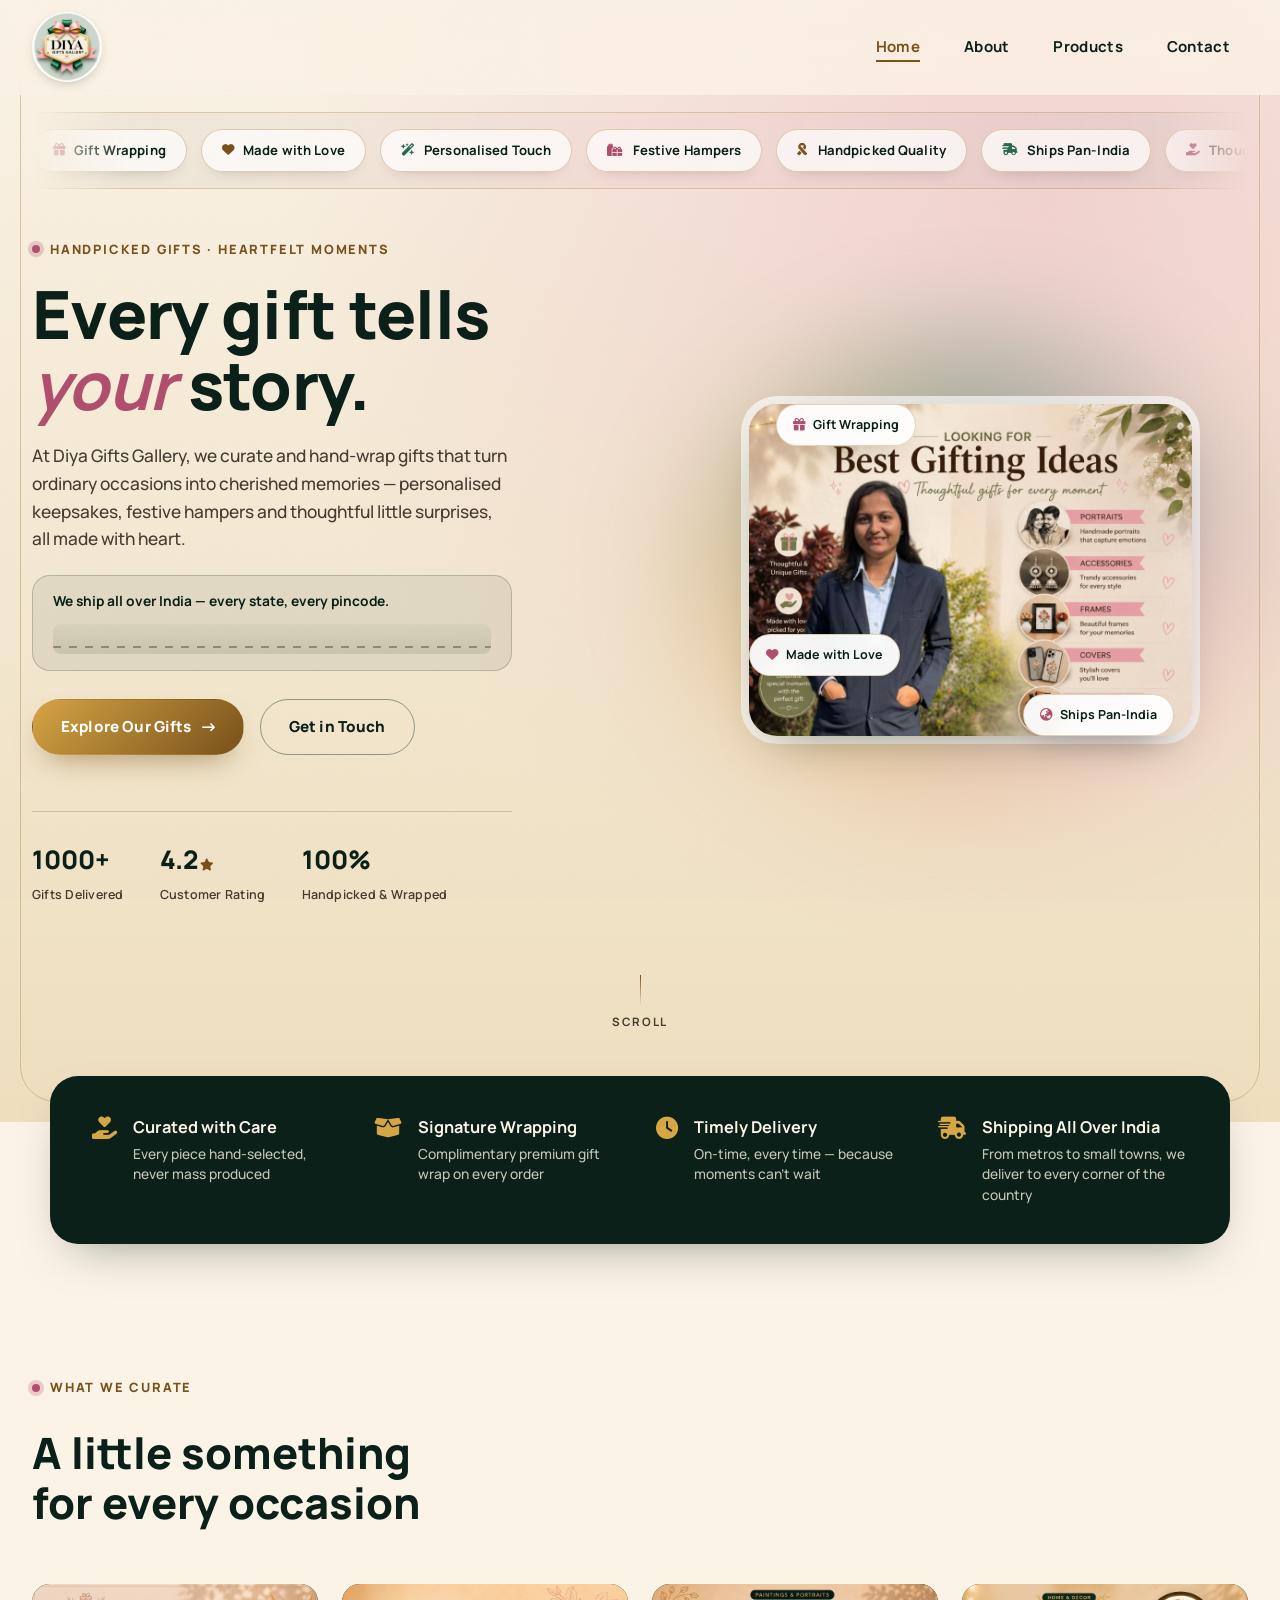
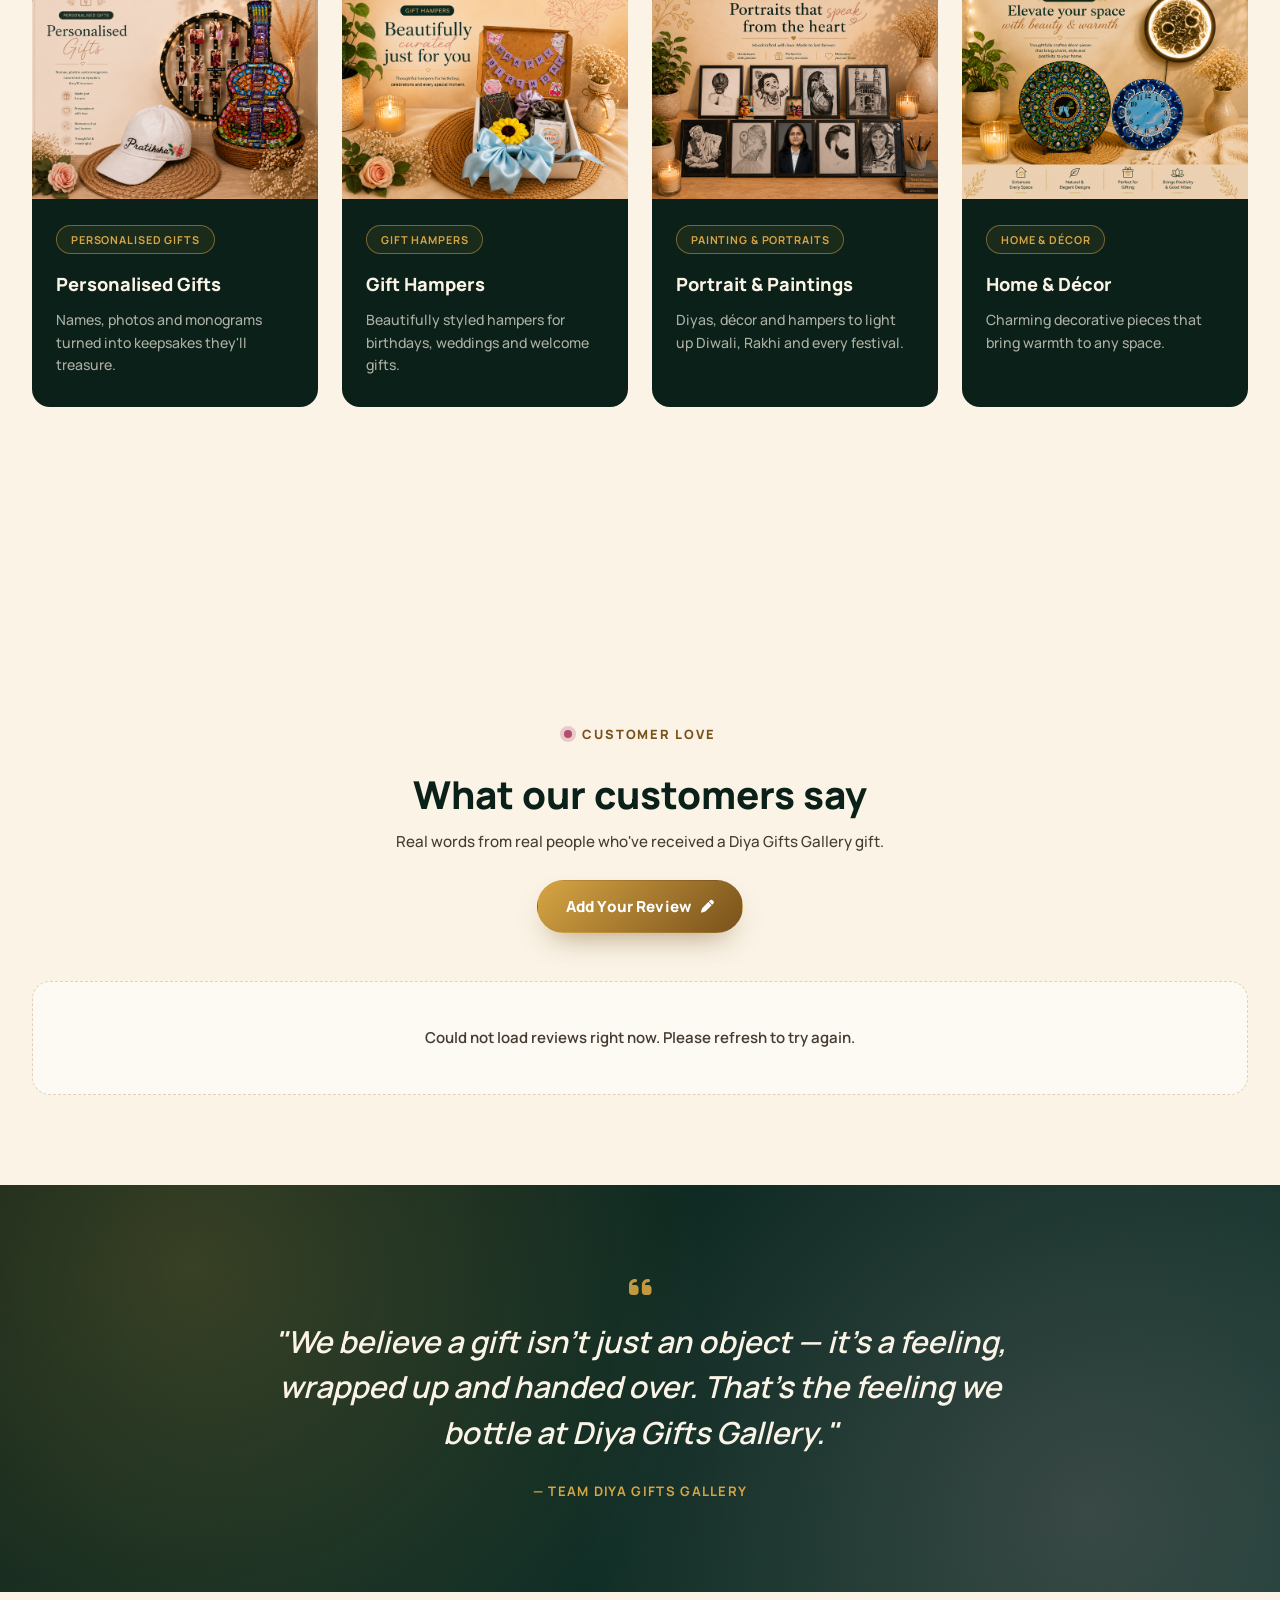
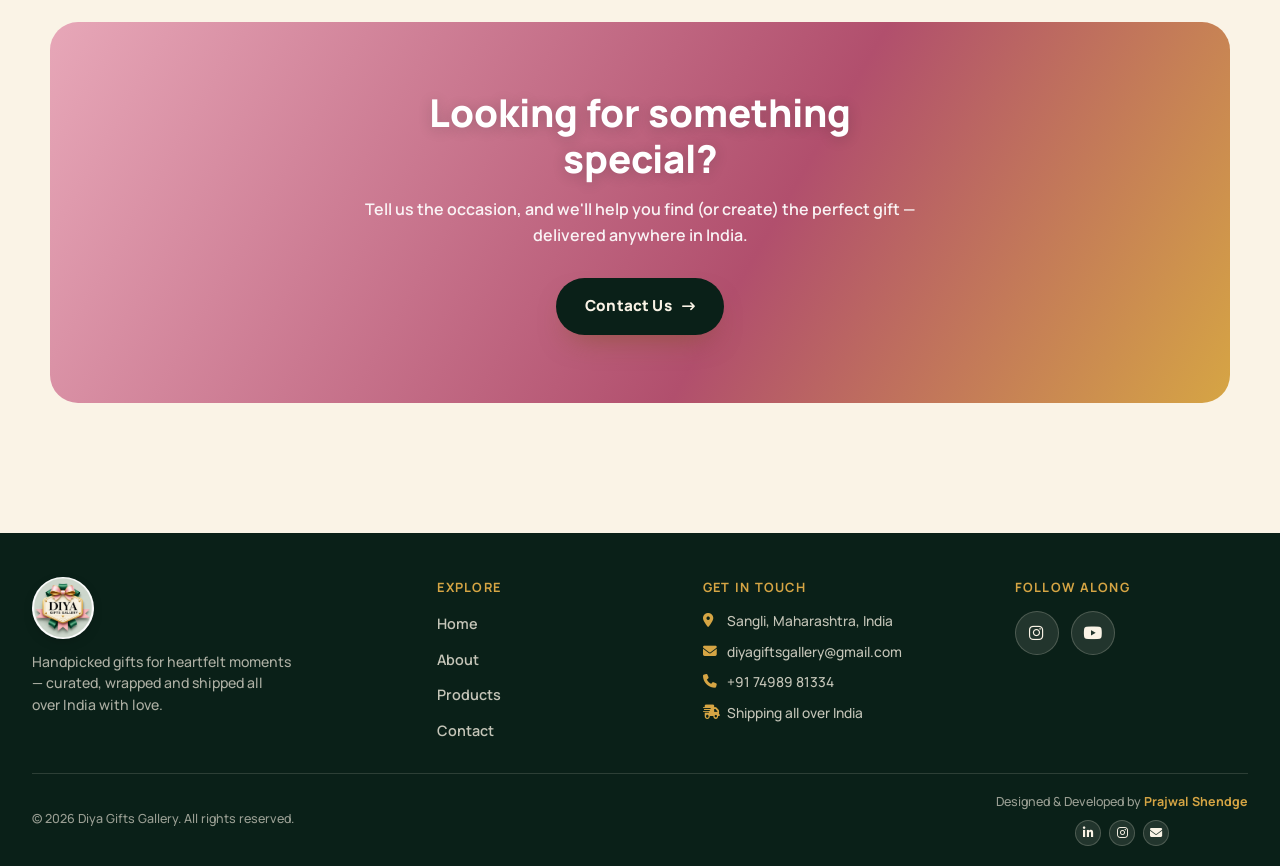
<file: index.html>
<!DOCTYPE html>
<html lang="en">
<head>
<meta charset="UTF-8">
<meta name="viewport" content="width=device-width, initial-scale=1.0, viewport-fit=cover">
<title>Diya Gifts Gallery | Handpicked Gifts for Heartfelt Moments</title>
<meta name="description" content="Diya Gifts Gallery — curated hampers, personalised gifts and festive specials, shipped all over India, wrapped with love.">

<!-- Fonts -->
<link rel="preconnect" href="https://fonts.googleapis.com">
<link rel="preconnect" href="https://fonts.gstatic.com" crossorigin>
<link href="https://fonts.googleapis.com/css2?family=Manrope:ital,wght@0,400;0,500;0,600;0,700;0,800;1,500;1,600;1,700&display=swap" rel="stylesheet">

<!-- Icons -->
<link rel="stylesheet" href="https://cdnjs.cloudflare.com/ajax/libs/font-awesome/6.5.1/css/all.min.css">

<link rel="stylesheet" href="css/style.css">
<link rel="icon" href="Logo/Logo.jpeg" type="image/jpeg">
</head>
<body>

<!-- ===== Decorative grain overlay ===== -->
<div class="grain" aria-hidden="true"></div>

<!-- ===== HEADER ===== -->
<header class="site-header" id="siteHeader">
  <div class="header-inner">
    <a href="index.html" class="brand" aria-label="Diya Gifts Gallery — home">
      <img src="Logo/Logo.jpeg" alt="Diya Gifts Gallery logo" class="brand-logo">
    </a>

    <button class="nav-toggle" id="navToggle" type="button" aria-label="Open navigation menu" aria-expanded="false" aria-controls="mainNav">
      <span></span><span></span><span></span>
    </button>

    <nav class="main-nav" id="mainNav" aria-label="Primary">
      <button class="nav-close" id="navClose" type="button" aria-label="Close navigation menu">
        <i class="fa-solid fa-xmark"></i>
      </button>
      <ul>
        <li><a href="index.html" class="nav-link active">Home</a></li>
        <li><a href="about.html" class="nav-link">About</a></li>
        <li><a href="products.html" class="nav-link">Products</a></li>
        <li><a href="contact.html" class="nav-link">Contact</a></li>
      </ul>
    </nav>
  </div>

  <!-- Dimmed backdrop behind the open mobile dropdown; tap to close -->
  <div class="nav-overlay" id="navOverlay" hidden></div>
</header>

<main id="main">

  <!-- ===== HERO ===== -->
  <section class="hero">
    <div class="hero-frame" aria-hidden="true"></div>

    <!-- ===== Gift Ribbon Marquee =====
         A full-width, infinitely-scrolling strip of gift-themed badges
         that sits in the open space above the eyebrow line. Content is
         duplicated once inside the track so the loop is seamless: the
         track animates exactly -50% (the width of one copy) before
         resetting to 0. Decorative only, so it's hidden from screen
         readers; nothing here is unique content. -->
    <div class="gift-marquee" aria-hidden="true">
      <div class="gift-marquee-track">
        <div class="gift-marquee-group">
          <span class="gift-marquee-item"><i class="fa-solid fa-gift"></i>Gift Wrapping</span>
          <span class="gift-marquee-item"><i class="fa-solid fa-heart"></i>Made with Love</span>
          <span class="gift-marquee-item"><i class="fa-solid fa-wand-magic-sparkles"></i>Personalised Touch</span>
          <span class="gift-marquee-item"><i class="fa-solid fa-gifts"></i>Festive Hampers</span>
          <span class="gift-marquee-item"><i class="fa-solid fa-ribbon"></i>Handpicked Quality</span>
          <span class="gift-marquee-item"><i class="fa-solid fa-truck-fast"></i>Ships Pan-India</span>
          <span class="gift-marquee-item"><i class="fa-solid fa-hand-holding-heart"></i>Thoughtful Surprises</span>
          <span class="gift-marquee-item"><i class="fa-solid fa-star"></i>Cherished Moments</span>
        </div>
        <div class="gift-marquee-group">
          <span class="gift-marquee-item"><i class="fa-solid fa-gift"></i>Gift Wrapping</span>
          <span class="gift-marquee-item"><i class="fa-solid fa-heart"></i>Made with Love</span>
          <span class="gift-marquee-item"><i class="fa-solid fa-wand-magic-sparkles"></i>Personalised Touch</span>
          <span class="gift-marquee-item"><i class="fa-solid fa-gifts"></i>Festive Hampers</span>
          <span class="gift-marquee-item"><i class="fa-solid fa-ribbon"></i>Handpicked Quality</span>
          <span class="gift-marquee-item"><i class="fa-solid fa-truck-fast"></i>Ships Pan-India</span>
          <span class="gift-marquee-item"><i class="fa-solid fa-hand-holding-heart"></i>Thoughtful Surprises</span>
          <span class="gift-marquee-item"><i class="fa-solid fa-star"></i>Cherished Moments</span>
        </div>
      </div>
    </div>

    <div class="hero-inner">

      <div class="hero-copy" data-reveal>
        <p class="eyebrow"><span class="eyebrow-dot"></span>Handpicked Gifts &middot; Heartfelt Moments</p>
        <h1 class="hero-title">Every gift tells<br><em>your</em> story.</h1>
        <p class="hero-text">
          At Diya Gifts Gallery, we curate and hand-wrap gifts that turn ordinary
          occasions into cherished memories — personalised keepsakes, festive
          hampers and thoughtful little surprises, all made with heart.
        </p>

        <div class="shipping-badge">
          <span class="shipping-text">We ship all over India — every state, every pincode.</span>
          <span class="truck-track" aria-hidden="true">
            <span class="truck-road"></span>
            <span class="truck-drive-wrap">
              <span class="truck-puff"></span>
              <span class="truck-puff truck-puff-2"></span>
              <i class="fa-solid fa-truck-fast truck-icon"></i>
            </span>
          </span>
        </div>

        <div class="hero-actions">
          <a href="products.html" class="btn btn-primary">
            <span>Explore Our Gifts</span>
            <i class="fa-solid fa-arrow-right-long"></i>
          </a>
          <a href="contact.html" class="btn btn-outline">Get in Touch</a>
        </div>

        <div class="hero-stats">
          <div class="stat"><span class="stat-num">1000+</span><span class="stat-label">Gifts Delivered</span></div>
          <div class="stat"><span class="stat-num">4.2<i class="fa-solid fa-star"></i></span><span class="stat-label">Customer Rating</span></div>
          <div class="stat"><span class="stat-num">100%</span><span class="stat-label">Handpicked &amp; Wrapped</span></div>
        </div>
      </div>

      <div class="hero-visual" data-reveal>
        <div class="ribbon-glow" aria-hidden="true"></div>
        <div class="hero-image-wrap">
          <div class="hero-image-card">
            <img src="Logo/HomeImg.jpeg" alt="Diya Gifts Gallery — curated gifting ideas including portraits, accessories, frames, covers and hampers" class="hero-img">
          </div>
          <span class="tag tag-1"><i class="fa-solid fa-gift"></i> Gift Wrapping</span>
          <span class="tag tag-2"><i class="fa-solid fa-heart"></i> Made with Love</span>
          <span class="tag tag-3"><i class="fa-solid fa-earth-asia"></i> Ships Pan-India</span>
        </div>
      </div>

    </div>
    <div class="scroll-cue" aria-hidden="true"><span></span>Scroll</div>
  </section>

  <!-- ===== TRUST STRIP ===== -->
  <section class="trust-strip" data-reveal>
    <div class="trust-item">
      <i class="fa-solid fa-hand-holding-heart"></i>
      <div><h3>Curated with Care</h3><p>Every piece hand-selected, never mass produced</p></div>
    </div>
    <div class="trust-item">
      <i class="fa-solid fa-box-open"></i>
      <div><h3>Signature Wrapping</h3><p>Complimentary premium gift wrap on every order</p></div>
    </div>
    <div class="trust-item">
      <i class="fa-solid fa-clock"></i>
      <div><h3>Timely Delivery</h3><p>On-time, every time — because moments can't wait</p></div>
    </div>
    <div class="trust-item">
      <i class="fa-solid fa-truck-fast"></i>
      <div><h3>Shipping All Over India</h3><p>From metros to small towns, we deliver to every corner of the country</p></div>
    </div>
  </section>

  <!-- ===== CATEGORY TEASER ===== -->
  <section class="collections">
    <div class="section-head" data-reveal>
      <p class="eyebrow"><span class="eyebrow-dot"></span>What We Curate</p>
      <h2>A little something<br>for every occasion</h2>
    </div>

    <div class="collection-grid">

      <article class="collection-card" data-reveal>
        <div class="card-media">
          <img src="images/Personalized.png" alt="Personalised photo frame and monogrammed keepsake gifts" class="card-img" loading="lazy">
        </div>
        <div class="card-body">
          <span class="card-tag">Personalised Gifts</span>
          <h3>Personalised Gifts</h3>
          <p>Names, photos and monograms turned into keepsakes they'll treasure.</p>
        </div>
      </article>

      <article class="collection-card" data-reveal>
        <div class="card-media">
          <img src="images/GiftHampers.png" alt="Beautifully styled gift hamper basket" class="card-img" loading="lazy">
        </div>
        <div class="card-body">
          <span class="card-tag">Gift Hampers</span>
          <h3>Gift Hampers</h3>
          <p>Beautifully styled hampers for birthdays, weddings and welcome gifts.</p>
        </div>
      </article>

      <article class="collection-card" data-reveal>
        <div class="card-media">
          <img src="images/Portrait-painting.png" alt="Diwali diyas and festive décor" class="card-img" loading="lazy">
        </div>
        <div class="card-body">
          <span class="card-tag">Painting & Portraits</span>
          <h3>Portrait & Paintings</h3>
          <p>Diyas, décor and hampers to light up Diwali, Rakhi and every festival.</p>
        </div>
      </article>

      <article class="collection-card" data-reveal>
        <div class="card-media">
          <img src="images/HomeDecor.png" alt="Warm home décor accent pieces" class="card-img" loading="lazy">
        </div>
        <div class="card-body">
          <span class="card-tag">Home &amp; Décor</span>
          <h3>Home &amp; Décor</h3>
          <p>Charming decorative pieces that bring warmth to any space.</p>
        </div>
      </article>

    </div>
  </section>

  <!-- ===== DELIVERY LOCATIONS =====
       A wrapping "chip cloud" of delivery destinations rather than a
       fixed grid or a single-row route — this is the layout that
       scales. Each place is one small pill; pills wrap onto as many
       rows as needed, so going from 5 locations to 10, 20, or 50 is
       just adding more <span> chips, no layout rework required.
       USA gets the gold "Worldwide" treatment so it still stands out
       as the one international stop among the Indian cities/states. -->
  <section class="delivery-locations" data-reveal>
    <div class="delivery-head">
      <p class="eyebrow"><span class="eyebrow-dot"></span>Where We've Delivered</p>
      <h2>Gifts delivered near and far</h2>
      <p class="delivery-intro">A growing list of places our hampers and keepsakes have already reached.</p>
    </div>

    <div class="delivery-chips">
      <span class="delivery-chip delivery-chip--intl">
        <i class="fa-solid fa-earth-americas"></i>USA
        <em>Worldwide</em>
      </span>
      <span class="delivery-chip"><i class="fa-solid fa-location-dot"></i>Gujarat</span>
      <span class="delivery-chip"><i class="fa-solid fa-location-dot"></i>Pune</span>
      <span class="delivery-chip"><i class="fa-solid fa-location-dot"></i>Mumbai</span>
      <span class="delivery-chip"><i class="fa-solid fa-location-dot"></i>Hyderabad</span>
    </div>
  </section>

  <!-- ===== CUSTOMER REVIEWS =====
       Reviews are stored in the same Google Sheet used by the contact
       form (a separate "Reviews" tab), via the same Apps Script Web
       App. Existing reviews are fetched with JSONP (a <script> tag,
       not fetch) because Apps Script doGet responses aren't readable
       cross-origin with plain fetch — JSONP sidesteps that cleanly.
       New reviews are posted the same "fire and forget" way the
       contact form uses (mode: 'no-cors'), then shown immediately by
       optimistically prepending a card to the grid. -->
  <section class="reviews-section" data-reveal>
    <div class="reviews-head">
      <p class="eyebrow"><span class="eyebrow-dot"></span>Customer Love</p>
      <h2>What our customers say</h2>
      <p class="reviews-intro">Real words from real people who've received a Diya Gifts Gallery gift.</p>
      <button type="button" class="btn btn-primary" id="openReviewModal">
        <span>Add Your Review</span>
        <i class="fa-solid fa-pen"></i>
      </button>
    </div>

    <div class="reviews-grid" id="reviewsGrid">
      <p class="reviews-status" id="reviewsStatus">Loading reviews…</p>
    </div>
  </section>

  <!-- ===== QUOTE / STORY STRIP ===== -->
  <section class="story" data-reveal>
    <div class="story-inner">
      <i class="fa-solid fa-quote-left story-quote-icon"></i>
      <p class="story-quote">
        "We believe a gift isn't just an object — it's a feeling, wrapped up and
        handed over. That's the feeling we bottle at Diya Gifts Gallery."
      </p>
      <p class="story-sign">— Team Diya Gifts Gallery</p>
    </div>
  </section>

  <!-- ===== CTA BANNER ===== -->
  <section class="cta-banner" data-reveal>
    <div class="cta-inner">
      <h2>Looking for something<br>special?</h2>
      <p>Tell us the occasion, and we'll help you find (or create) the perfect gift — delivered anywhere in India.</p>
      <a href="contact.html" class="btn btn-primary btn-light">
        <span>Contact Us</span>
        <i class="fa-solid fa-arrow-right-long"></i>
      </a>
    </div>
  </section>

</main>

<!-- ===== FOOTER ===== -->
<footer class="site-footer">
  <div class="footer-top">

    <div class="footer-brand">
      <img src="Logo/Logo.jpeg" alt="Diya Gifts Gallery logo" class="footer-logo">
      <p>Handpicked gifts for heartfelt moments — curated, wrapped and shipped all over India with love.</p>
    </div>

    <div class="footer-links">
      <h4>Explore</h4>
      <ul>
        <li><a href="index.html">Home</a></li>
        <li><a href="about.html">About</a></li>
        <li><a href="products.html">Products</a></li>
        <li><a href="contact.html">Contact</a></li>
      </ul>
    </div>

    <div class="footer-contact">
      <h4>Get in Touch</h4>
      <ul>
        <li><i class="fa-solid fa-location-dot"></i> Sangli, Maharashtra, India</li>
        <li><i class="fa-solid fa-envelope"></i> diyagiftsgallery@gmail.com</li>
        <li><i class="fa-solid fa-phone"></i> +91 74989 81334</li>
        <li><i class="fa-solid fa-truck-fast"></i> Shipping all over India</li>
      </ul>
    </div>

    <div class="footer-social">
      <h4>Follow Along</h4>
      <div class="social-icons">
        <a href="https://www.instagram.com/diya_gifts_gallery/?hl=en" target="_blank" rel="noopener noreferrer" aria-label="Follow us on Instagram" class="social-btn instagram">
          <i class="fa-brands fa-instagram"></i>
        </a>
        <a href="https://youtube.com" target="_blank" rel="noopener noreferrer" aria-label="Subscribe on YouTube" class="social-btn youtube">
          <i class="fa-brands fa-youtube"></i>
        </a>
      </div>
    </div>

  </div>

  <div class="footer-bottom">
    <p>&copy; <span id="year"></span> Diya Gifts Gallery. All rights reserved.</p>
    <p class="footer-credit">
      <span class="credit-text">Designed & Developed by <span>Prajwal Shendge</span></span>
      <span class="credit-social">
        <a href="https://www.linkedin.com/in/prajwal-shendge/" target="_blank" rel="noopener noreferrer" aria-label="Prajwal Shendge on LinkedIn" class="credit-social-btn linkedin">
          <i class="fa-brands fa-linkedin-in"></i>
        </a>
        <a href="https://www.instagram.com/prajwalshendge22/" target="_blank" rel="noopener noreferrer" aria-label="Prajwal Shendge on Instagram" class="credit-social-btn instagram">
          <i class="fa-brands fa-instagram"></i>
        </a>
        <a href="mailto:prajwalshendge22@gmail.com" aria-label="Email Prajwal Shendge" class="credit-social-btn gmail">
          <i class="fa-solid fa-envelope"></i>
        </a>
      </span>
    </p>
  </div>
</footer>

<button id="backToTop" class="back-to-top" aria-label="Back to top">
  <i class="fa-solid fa-arrow-up"></i>
</button>

<!-- ===== ADD REVIEW MODAL ===== -->
<div class="review-modal-overlay" id="reviewModalOverlay" hidden>
  <div class="review-modal" role="dialog" aria-modal="true" aria-labelledby="reviewModalTitle">
    <button type="button" class="review-modal-close" id="reviewModalClose" aria-label="Close review form">
      <i class="fa-solid fa-xmark"></i>
    </button>

    <p class="eyebrow"><span class="eyebrow-dot"></span>Share Your Experience</p>
    <h3 id="reviewModalTitle">Add Your Review</h3>

    <form class="review-form" id="reviewForm" novalidate>
      <div class="form-group">
        <label for="reviewName">Your Name</label>
        <input type="text" id="reviewName" name="name" required autocomplete="name">
      </div>

      <div class="form-group">
      <label for="reviewLocation">Your City</label>
      <input type="text" id="reviewLocation" name="location" placeholder="Sangli" autocomplete="address-level2">
      </div>

      <div class="form-group">
        <label>Your Rating</label>
        <div class="star-rating" id="starRating" role="radiogroup" aria-label="Rating out of 5">
          <i class="fa-solid fa-star" data-value="1" role="radio" aria-checked="false" aria-label="1 star" tabindex="0"></i>
          <i class="fa-solid fa-star" data-value="2" role="radio" aria-checked="false" aria-label="2 stars" tabindex="0"></i>
          <i class="fa-solid fa-star" data-value="3" role="radio" aria-checked="false" aria-label="3 stars" tabindex="0"></i>
          <i class="fa-solid fa-star" data-value="4" role="radio" aria-checked="false" aria-label="4 stars" tabindex="0"></i>
          <i class="fa-solid fa-star" data-value="5" role="radio" aria-checked="true" aria-label="5 stars" tabindex="0"></i>
        </div>
        <input type="hidden" id="reviewRatingInput" name="rating" value="5">
      </div>

      <div class="form-group">
        <label for="reviewText">Your Review</label>
        <textarea id="reviewText" name="review" rows="4" placeholder="Tell us about your experience..." required></textarea>
      </div>

      <input type="hidden" name="formType" value="review">

      <button type="submit" class="btn btn-primary review-submit">
        <span>Submit Review</span>
        <i class="fa-solid fa-paper-plane"></i>
      </button>

      <p class="form-note" id="reviewFormNote" role="status" aria-live="polite"></p>
    </form>
  </div>
</div>

<script>
  // ===== Current year in footer =====
  document.getElementById('year').textContent = new Date().getFullYear();

  // ===== Mobile nav (compact dropdown card, not full screen) =====
  const navToggle  = document.getElementById('navToggle');
  const navClose   = document.getElementById('navClose');
  const mainNav    = document.getElementById('mainNav');
  const navOverlay = document.getElementById('navOverlay');
  const navLinks   = document.querySelectorAll('.main-nav a');

  const isNavOpen = () => mainNav.classList.contains('open');

  function openNav() {
    mainNav.classList.add('open');
    navToggle.classList.add('open');
    navToggle.setAttribute('aria-expanded', 'true');
    navOverlay.hidden = false;
    // next frame so the fade-in transition actually runs
    requestAnimationFrame(() => navOverlay.classList.add('show'));
    document.body.classList.add('nav-lock');
  }

  function closeNav() {
    mainNav.classList.remove('open');
    navToggle.classList.remove('open');
    navToggle.setAttribute('aria-expanded', 'false');
    navOverlay.classList.remove('show');
    document.body.classList.remove('nav-lock');
    window.setTimeout(() => {
      if (!isNavOpen()) navOverlay.hidden = true;
    }, 300);
  }

  navToggle.addEventListener('click', () => {
    isNavOpen() ? closeNav() : openNav();
  });

  navClose.addEventListener('click', closeNav);
  navOverlay.addEventListener('click', closeNav);

  // Esc key closes the menu
  document.addEventListener('keydown', (e) => {
    if (e.key === 'Escape' && isNavOpen()) closeNav();
  });

  // Close mobile nav whenever a link is chosen
  navLinks.forEach(link => link.addEventListener('click', closeNav));

  // If the viewport is resized past the mobile breakpoint while the menu
  // is open (e.g. rotating a tablet or a foldable), reset it cleanly
  const mobileBreakpoint = window.matchMedia('(min-width: 861px)');
  mobileBreakpoint.addEventListener('change', (e) => {
    if (e.matches && isNavOpen()) closeNav();
  });

  // ===== Header shrink on scroll =====
  const header = document.getElementById('siteHeader');
  const backToTop = document.getElementById('backToTop');

  const onScroll = () => {
    if (window.scrollY > 40) {
      header.classList.add('scrolled');
    } else {
      header.classList.remove('scrolled');
    }
    if (window.scrollY > 500) {
      backToTop.classList.add('show');
    } else {
      backToTop.classList.remove('show');
    }
  };
  window.addEventListener('scroll', onScroll, { passive: true });
  onScroll();

  // ===== Back to top =====
  backToTop.addEventListener('click', () => {
    window.scrollTo({ top: 0, behavior: 'smooth' });
  });

  // ===== Scroll reveal animation =====
  const revealEls = document.querySelectorAll('[data-reveal]');

  if ('IntersectionObserver' in window) {
    const revealObserver = new IntersectionObserver((entries) => {
      entries.forEach(entry => {
        if (entry.isIntersecting) {
          entry.target.classList.add('is-visible');
          revealObserver.unobserve(entry.target);
        }
      });
    }, { threshold: 0.15, rootMargin: '0px 0px -60px 0px' });

    revealEls.forEach(el => revealObserver.observe(el));
  } else {
    // Fallback: show everything immediately
    revealEls.forEach(el => el.classList.add('is-visible'));
  }

  // ===== Respect reduced motion =====
  const prefersReducedMotion = window.matchMedia('(prefers-reduced-motion: reduce)').matches;
  if (prefersReducedMotion) {
    document.documentElement.classList.add('reduced-motion');
  }

  // =========================================================
  // ===== CUSTOMER REVIEWS (Google Sheets via Apps Script) =====
  // =========================================================
  //
  // Uses the SAME Apps Script Web App deployment as the contact form.
  // The script tells contact submissions and review submissions apart
  // using a hidden "formType" field, and stores reviews in a separate
  // "Reviews" sheet tab (auto-created by the script if missing).
  const GOOGLE_SHEETS_ENDPOINT = 'https://script.google.com/macros/s/AKfycbyUiOFzHXuqKMsqGqJp6suej-RZkJP8zpHd1JIeLhncRG3IHjGx10q-mt538NKDZtrz/exec';

  const reviewsGrid        = document.getElementById('reviewsGrid');
  const reviewsStatus      = document.getElementById('reviewsStatus');
  const openReviewModalBtn = document.getElementById('openReviewModal');
  const reviewModalOverlay = document.getElementById('reviewModalOverlay');
  const reviewModalClose   = document.getElementById('reviewModalClose');
  const reviewForm         = document.getElementById('reviewForm');
  const reviewFormNote     = document.getElementById('reviewFormNote');
  const starRating         = document.getElementById('starRating');
  const reviewRatingInput  = document.getElementById('reviewRatingInput');
  const reviewNameInput    = document.getElementById('reviewName');

  // ----- escape any user-entered text before it goes into innerHTML -----
  function escapeHtml(str) {
    const div = document.createElement('div');
    div.textContent = str == null ? '' : String(str);
    return div.innerHTML;
  }

  function formatReviewDate(timestamp) {
    if (!timestamp) return '';
    const d = new Date(timestamp);
    if (isNaN(d.getTime())) return '';
    return d.toLocaleDateString('en-IN', { day: 'numeric', month: 'short', year: 'numeric' });
  }

  function renderReviewCard(review) {
  const name     = escapeHtml(review.name || 'Anonymous');
  const location = escapeHtml(review.location || '');
  const text     = escapeHtml(review.review || '');
  const rating   = Math.max(1, Math.min(5, parseInt(review.rating, 10) || 5));
  const initial  = name.trim().charAt(0).toUpperCase() || 'D';
  const dateStr  = formatReviewDate(review.timestamp);
  const stars    = '<i class="fa-solid fa-star"></i>'.repeat(rating) +
                    '<i class="fa-regular fa-star"></i>'.repeat(5 - rating);

  return (
    '<article class="review-card">' +
      '<div class="review-card-top">' +
        '<span class="review-avatar">' + initial + '</span>' +
        '<div class="review-card-heading">' +
          '<h4 class="review-name">' + name + '</h4>' +
          (location ? '<p class="review-location"><i class="fa-solid fa-location-dot"></i> ' + location + '</p>' : '') +
          '<div class="review-stars">' + stars + '</div>' +
        '</div>' +
      '</div>' +
      '<p class="review-text">' + text + '</p>' +
      (dateStr ? '<span class="review-date">' + dateStr + '</span>' : '') +
    '</article>'
  );
}

  function renderReviews(reviews) {
    if (!reviewsGrid) return;

    if (!reviews || reviews.length === 0) {
      reviewsGrid.innerHTML = '<p class="reviews-status">Be the first to share your experience!</p>';
      return;
    }

    reviewsGrid.innerHTML = reviews.map(renderReviewCard).join('');
  }

  // ----- fetch existing reviews via JSONP -----
  // Plain fetch() to an Apps Script GET endpoint gets blocked by CORS
  // from a different origin (GitHub Pages). Loading it as a <script>
  // tag sidesteps that entirely, which is why the endpoint is asked
  // to wrap its JSON in a callback function.
  function fetchReviews() {
    return new Promise((resolve, reject) => {
      const callbackName = '__reviewsCallback_' + Date.now();
      const script = document.createElement('script');

      const cleanup = () => {
        delete window[callbackName];
        script.remove();
      };

      window[callbackName] = function (data) {
        cleanup();
        resolve(data);
      };

      script.onerror = () => {
        cleanup();
        reject(new Error('Failed to load reviews'));
      };

      script.src = GOOGLE_SHEETS_ENDPOINT + '?action=getReviews&callback=' + callbackName;
      document.body.appendChild(script);
    });
  }

  function loadReviews() {
    if (!reviewsGrid || GOOGLE_SHEETS_ENDPOINT.includes('YOUR_DEPLOYMENT_ID')) return;

    fetchReviews()
      .then((reviews) => renderReviews(reviews))
      .catch((err) => {
        console.error('Could not load reviews:', err);
        if (reviewsStatus) {
          reviewsStatus.textContent = 'Could not load reviews right now. Please refresh to try again.';
        }
      });
  }

  loadReviews();

  // ----- modal open / close -----
  function openReviewForm() {
    if (!reviewModalOverlay) return;
    reviewModalOverlay.hidden = false;
    requestAnimationFrame(() => reviewModalOverlay.classList.add('show'));
    document.body.classList.add('nav-lock');
    if (reviewNameInput) reviewNameInput.focus();
  }

  function closeReviewForm() {
    if (!reviewModalOverlay) return;
    reviewModalOverlay.classList.remove('show');
    document.body.classList.remove('nav-lock');
    window.setTimeout(() => {
      reviewModalOverlay.hidden = true;
    }, 300);
  }

  if (openReviewModalBtn) openReviewModalBtn.addEventListener('click', openReviewForm);
  if (reviewModalClose)   reviewModalClose.addEventListener('click', closeReviewForm);
  if (reviewModalOverlay) {
    reviewModalOverlay.addEventListener('click', (e) => {
      if (e.target === reviewModalOverlay) closeReviewForm();
    });
  }
  document.addEventListener('keydown', (e) => {
    if (e.key === 'Escape' && reviewModalOverlay && !reviewModalOverlay.hidden) closeReviewForm();
  });

  // ----- star rating picker -----
  if (starRating) {
    const starEls = Array.from(starRating.querySelectorAll('i'));

    function setStars(value) {
      starEls.forEach((star) => {
        const starValue = parseInt(star.dataset.value, 10);
        const filled = starValue <= value;
        star.classList.toggle('fa-solid', filled);
        star.classList.toggle('fa-regular', !filled);
        star.setAttribute('aria-checked', starValue === value ? 'true' : 'false');
      });
      reviewRatingInput.value = String(value);
    }

    starEls.forEach((star) => {
      star.addEventListener('click', () => setStars(parseInt(star.dataset.value, 10)));
      star.addEventListener('keydown', (e) => {
        if (e.key === 'Enter' || e.key === ' ') {
          e.preventDefault();
          setStars(parseInt(star.dataset.value, 10));
        }
      });
    });

    setStars(5); // sensible default
  }

  // ----- submit a new review -----
  if (reviewForm) {
    reviewForm.addEventListener('submit', (e) => {
      e.preventDefault();

      if (!reviewForm.checkValidity()) {
        reviewForm.reportValidity();
        return;
      }

      if (GOOGLE_SHEETS_ENDPOINT.includes('YOUR_DEPLOYMENT_ID')) {
        reviewFormNote.textContent = 'Reviews are not connected yet — add your Google Apps Script URL in the code.';
        reviewFormNote.classList.remove('success');
        reviewFormNote.classList.add('show', 'error');
        return;
      }

      const submitBtn = reviewForm.querySelector('.review-submit');
      submitBtn.disabled = true;
      submitBtn.classList.add('is-sending');
      reviewFormNote.classList.remove('show', 'success', 'error');

      const formData = new FormData(reviewForm);

      // Apps Script Web Apps don't return CORS headers for fetch to read,
      // so this is sent in 'no-cors' mode — the response can't be read,
      // but the data still reaches the Sheet. Any request that doesn't
      // throw a network error is treated as a success.
      fetch(GOOGLE_SHEETS_ENDPOINT, {
        method: 'POST',
        mode: 'no-cors',
        body: formData
      })
        .then(() => {
          // Show the new review immediately without waiting for a reload —
          // it's already been written to the Sheet in the background.
          const newReview = {
            name: formData.get('name'),
            location: formData.get('location'),
            review: formData.get('review'),
            rating: formData.get('rating'),
            timestamp: new Date().toISOString()
          };

          const emptyState = reviewsGrid.querySelector('.reviews-status');
          if (emptyState) reviewsGrid.innerHTML = '';
          reviewsGrid.insertAdjacentHTML('afterbegin', renderReviewCard(newReview));

          reviewFormNote.textContent = 'Thank you! Your review has been posted.';
          reviewFormNote.classList.add('show', 'success');
          reviewForm.reset();
          if (starRating) {
            const fiveStar = starRating.querySelector('[data-value="5"]');
            if (fiveStar) fiveStar.click();
          }

          window.setTimeout(closeReviewForm, 1200);
        })
        .catch((err) => {
          console.error('Review submission failed:', err);
          reviewFormNote.textContent = 'Something went wrong posting your review. Please try again.';
          reviewFormNote.classList.add('show', 'error');
        })
        .finally(() => {
          submitBtn.disabled = false;
          submitBtn.classList.remove('is-sending');
        });
    });
  }
</script>

</body>
</html>
</file>
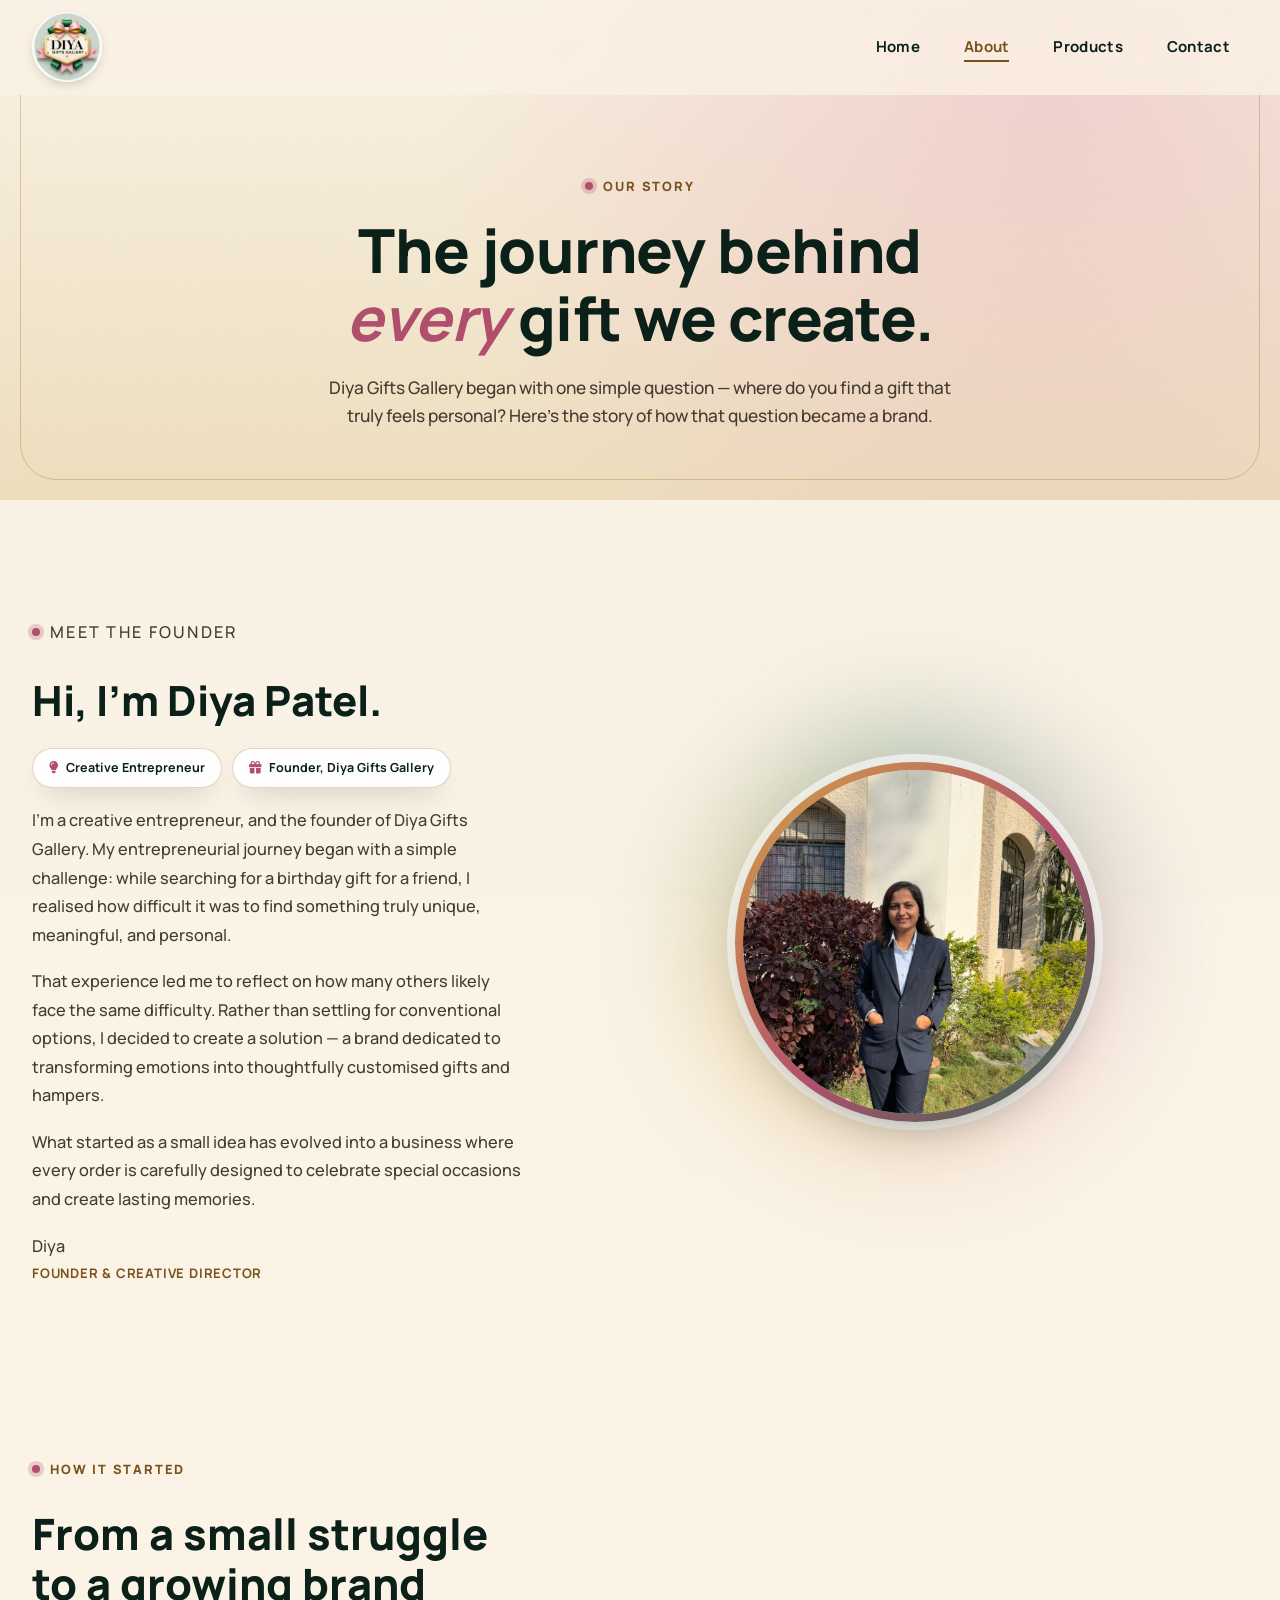
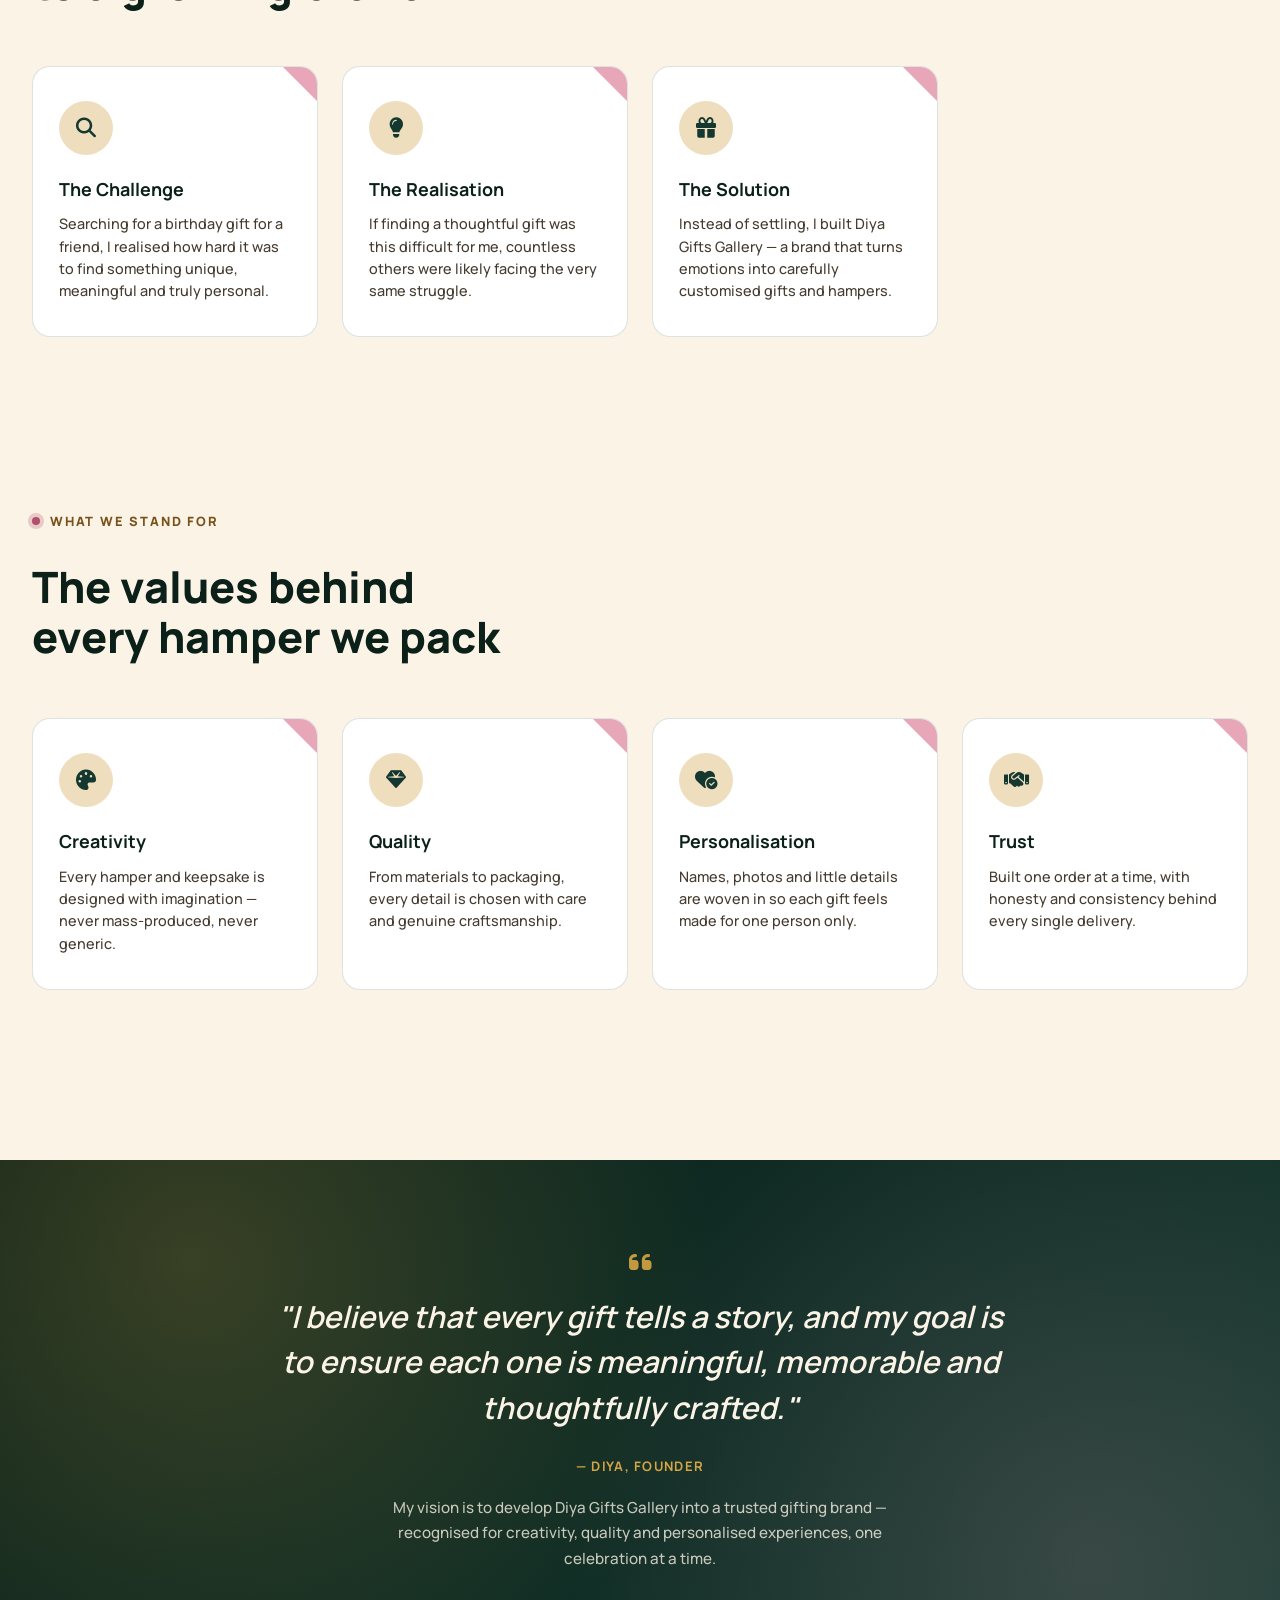
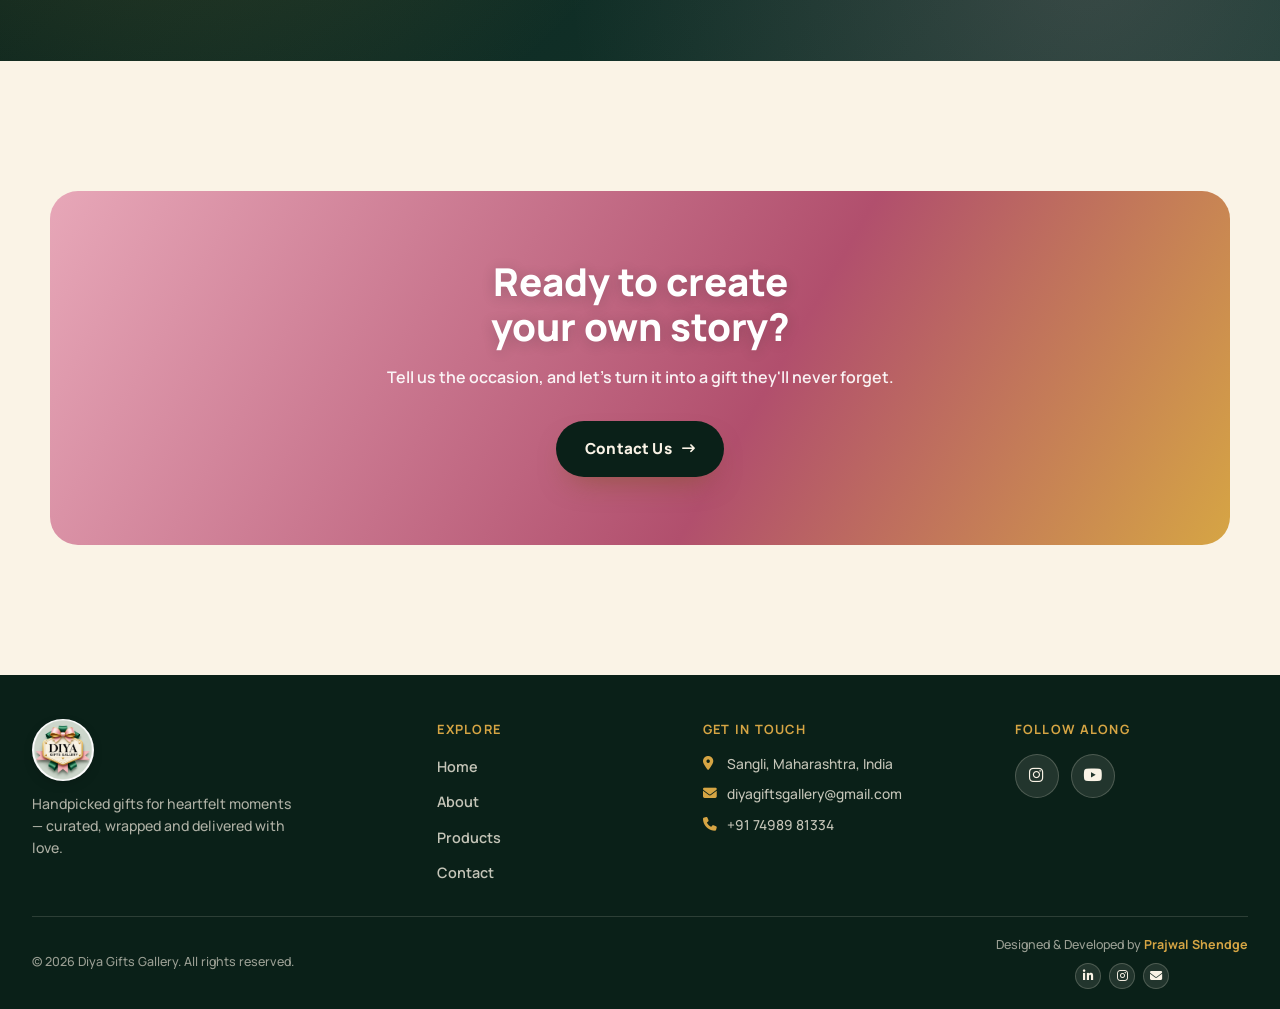
<file: about.html>
<!DOCTYPE html>
<html lang="en">
<head>
<meta charset="UTF-8">
<meta name="viewport" content="width=device-width, initial-scale=1.0, viewport-fit=cover">
<title>About Diya | Diya Gifts Gallery</title>
<meta name="description" content="Meet Diya — MBA student, creative entrepreneur, and founder of Diya Gifts Gallery. Discover the story behind the brand and the values that shape every gift.">

<!-- Fonts -->
<link rel="preconnect" href="https://fonts.googleapis.com">
<link rel="preconnect" href="https://fonts.gstatic.com" crossorigin>
<link href="https://fonts.googleapis.com/css2?family=Manrope:ital,wght@0,400;0,500;0,600;0,700;0,800;1,500;1,600;1,700&display=swap" rel="stylesheet">

<!-- Icons -->
<link rel="stylesheet" href="https://cdnjs.cloudflare.com/ajax/libs/font-awesome/6.5.1/css/all.min.css">

<link rel="stylesheet" href="css/about.css">
<link rel="icon" href="Logo/Logo.jpeg" type="image/jpeg">
</head>
<body>

<!-- ===== Decorative grain overlay ===== -->
<div class="grain" aria-hidden="true"></div>

<!-- ===== HEADER ===== -->
<header class="site-header" id="siteHeader">
  <div class="header-inner">
    <a href="index.html" class="brand" aria-label="Diya Gifts Gallery — home">
      <img src="Logo/Logo.jpeg" alt="Diya Gifts Gallery logo" class="brand-logo">
    </a>

    <button class="nav-toggle" id="navToggle" type="button" aria-label="Open navigation menu" aria-expanded="false" aria-controls="mainNav">
      <span></span><span></span><span></span>
    </button>

    <nav class="main-nav" id="mainNav" aria-label="Primary">
      <button class="nav-close" id="navClose" type="button" aria-label="Close navigation menu">
        <i class="fa-solid fa-xmark"></i>
      </button>
      <ul>
        <li><a href="index.html" class="nav-link">Home</a></li>
        <li><a href="about.html" class="nav-link active">About</a></li>
        <li><a href="products.html" class="nav-link">Products</a></li>
        <li><a href="contact.html" class="nav-link">Contact</a></li>
      </ul>
    </nav>
  </div>

  <!-- Dimmed backdrop behind the open mobile dropdown; tap to close -->
  <div class="nav-overlay" id="navOverlay" hidden></div>
</header>

<main id="main">

  <!-- ===== PAGE HERO ===== -->
  <section class="page-hero">
    <div class="page-hero-frame" aria-hidden="true"></div>
    <div class="page-hero-inner" data-reveal>
      <p class="eyebrow"><span class="eyebrow-dot"></span>Our Story</p>
      <h1 class="page-hero-title">The journey behind<br><em>every</em> gift we create.</h1>
      <p class="page-hero-text">
        Diya Gifts Gallery began with one simple question — where do you find a
        gift that truly feels personal? Here's the story of how that question
        became a brand.
      </p>
    </div>
  </section>

  <!-- ===== FOUNDER ===== -->
  <section class="founder">
    <div class="founder-grid">

      <div class="founder-copy" data-reveal>
        <p class="eyebrow"><span class="eyebrow-dot"></span>Meet the Founder</p>
        <h2>Hi, I'm Diya Patel.</h2>

        <div class="founder-badges">
          <span class="founder-badge"><i class="fa-solid fa-lightbulb"></i> Creative Entrepreneur</span>
          <span class="founder-badge"><i class="fa-solid fa-gift"></i> Founder, Diya Gifts Gallery</span>
        </div>

        <p>
          I'm a creative entrepreneur, and the founder of Diya
          Gifts Gallery. My entrepreneurial journey began with a simple
          challenge: while searching for a birthday gift for a friend, I
          realised how difficult it was to find something truly unique,
          meaningful, and personal.
        </p>
        <p>
          That experience led me to reflect on how many others likely face
          the same difficulty. Rather than settling for conventional options,
          I decided to create a solution — a brand dedicated to transforming
          emotions into thoughtfully customised gifts and hampers.
        </p>
        <p>
          What started as a small idea has evolved into a business where
          every order is carefully designed to celebrate special occasions
          and create lasting memories.
        </p>

        <p class="founder-signature">
          Diya
          <span>Founder &amp; Creative Director</span>
        </p>
      </div>

      <div class="founder-visual" data-reveal>
        <div class="founder-glow" aria-hidden="true"></div>
        <div class="founder-frame">
          <div class="founder-frame-inner">
            <img src="Logo/AboutProfile.jpeg" alt="Diya — Founder of Diya Gifts Gallery" class="founder-photo">
          </div>
        </div>
      </div>

    </div>
  </section>

  <!-- ===== HOW IT ALL BEGAN ===== -->
  <section class="collections">
    <div class="section-head" data-reveal>
      <p class="eyebrow"><span class="eyebrow-dot"></span>How It Started</p>
      <h2>From a small struggle<br>to a growing brand</h2>
    </div>

    <div class="collection-grid">
      <article class="collection-card" data-reveal>
        <div class="card-fold" aria-hidden="true"></div>
        <div class="card-icon"><i class="fa-solid fa-magnifying-glass"></i></div>
        <h3>The Challenge</h3>
        <p>Searching for a birthday gift for a friend, I realised how hard it was to find something unique, meaningful and truly personal.</p>
      </article>

      <article class="collection-card" data-reveal>
        <div class="card-fold" aria-hidden="true"></div>
        <div class="card-icon"><i class="fa-solid fa-lightbulb"></i></div>
        <h3>The Realisation</h3>
        <p>If finding a thoughtful gift was this difficult for me, countless others were likely facing the very same struggle.</p>
      </article>

      <article class="collection-card" data-reveal>
        <div class="card-fold" aria-hidden="true"></div>
        <div class="card-icon"><i class="fa-solid fa-gift"></i></div>
        <h3>The Solution</h3>
        <p>Instead of settling, I built Diya Gifts Gallery — a brand that turns emotions into carefully customised gifts and hampers.</p>
      </article>
    </div>
  </section>

  <!-- ===== WHAT WE STAND FOR ===== -->
  <section class="collections">
    <div class="section-head" data-reveal>
      <p class="eyebrow"><span class="eyebrow-dot"></span>What We Stand For</p>
      <h2>The values behind<br>every hamper we pack</h2>
    </div>

    <div class="collection-grid">
      <article class="collection-card" data-reveal>
        <div class="card-fold" aria-hidden="true"></div>
        <div class="card-icon"><i class="fa-solid fa-palette"></i></div>
        <h3>Creativity</h3>
        <p>Every hamper and keepsake is designed with imagination — never mass-produced, never generic.</p>
      </article>

      <article class="collection-card" data-reveal>
        <div class="card-fold" aria-hidden="true"></div>
        <div class="card-icon"><i class="fa-solid fa-gem"></i></div>
        <h3>Quality</h3>
        <p>From materials to packaging, every detail is chosen with care and genuine craftsmanship.</p>
      </article>

      <article class="collection-card" data-reveal>
        <div class="card-fold" aria-hidden="true"></div>
        <div class="card-icon"><i class="fa-solid fa-heart-circle-check"></i></div>
        <h3>Personalisation</h3>
        <p>Names, photos and little details are woven in so each gift feels made for one person only.</p>
      </article>

      <article class="collection-card" data-reveal>
        <div class="card-fold" aria-hidden="true"></div>
        <div class="card-icon"><i class="fa-solid fa-handshake"></i></div>
        <h3>Trust</h3>
        <p>Built one order at a time, with honesty and consistency behind every single delivery.</p>
      </article>
    </div>
  </section>

  <!-- ===== VISION QUOTE ===== -->
  <section class="story" data-reveal>
    <div class="story-inner">
      <i class="fa-solid fa-quote-left story-quote-icon"></i>
      <p class="story-quote">
        "I believe that every gift tells a story, and my goal is to ensure
        each one is meaningful, memorable and thoughtfully crafted."
      </p>
      <p class="story-sign">— Diya, Founder</p>
      <p class="story-note">
        My vision is to develop Diya Gifts Gallery into a trusted gifting
        brand — recognised for creativity, quality and personalised
        experiences, one celebration at a time.
      </p>
    </div>
  </section>

  <!-- ===== CTA BANNER ===== -->
  <section class="cta-banner" data-reveal>
    <div class="cta-inner">
      <h2>Ready to create<br>your own story?</h2>
      <p>Tell us the occasion, and let's turn it into a gift they'll never forget.</p>
      <a href="contact.html" class="btn btn-primary btn-light">
        <span>Contact Us</span>
        <i class="fa-solid fa-arrow-right-long"></i>
      </a>
    </div>
  </section>

</main>

<!-- ===== FOOTER ===== -->
<footer class="site-footer">
  <div class="footer-top">

    <div class="footer-brand">
      <img src="Logo/Logo.jpeg" alt="Diya Gifts Gallery logo" class="footer-logo">
      <p>Handpicked gifts for heartfelt moments — curated, wrapped and delivered with love.</p>
    </div>

    <div class="footer-links">
      <h4>Explore</h4>
      <ul>
        <li><a href="index.html">Home</a></li>
        <li><a href="about.html">About</a></li>
        <li><a href="products.html">Products</a></li>
        <li><a href="contact.html">Contact</a></li>
      </ul>
    </div>

    <div class="footer-contact">
      <h4>Get in Touch</h4>
      <ul>
        <li><i class="fa-solid fa-location-dot"></i> Sangli, Maharashtra, India</li>
        <li><i class="fa-solid fa-envelope"></i> diyagiftsgallery@gmail.com</li>
        <li><i class="fa-solid fa-phone"></i> +91 74989 81334</li>
      </ul>
    </div>

    <div class="footer-social">
      <h4>Follow Along</h4>
      <div class="social-icons">
        <a href="https://www.instagram.com/diya_gifts_gallery/?hl=en" target="_blank" rel="noopener noreferrer" aria-label="Follow us on Instagram" class="social-btn instagram">
          <i class="fa-brands fa-instagram"></i>
        </a>
        <a href="https://www.youtube.com/@diya_gift_gallery" target="_blank" rel="noopener noreferrer" aria-label="Subscribe on YouTube" class="social-btn youtube">
          <i class="fa-brands fa-youtube"></i>
        </a>
      </div>
    </div>

  </div>

  <div class="footer-bottom">
    <p>&copy; <span id="year"></span> Diya Gifts Gallery. All rights reserved.</p>
    <p class="footer-credit">
      <span class="credit-text">Designed & Developed by <span>Prajwal Shendge</span></span>
      <span class="credit-social">
        <a href="https://www.linkedin.com/in/prajwal-shendge/" target="_blank" rel="noopener noreferrer" aria-label="Prajwal Shendge on LinkedIn" class="credit-social-btn linkedin">
          <i class="fa-brands fa-linkedin-in"></i>
        </a>
        <a href="https://www.instagram.com/prajwalshendge22/" target="_blank" rel="noopener noreferrer" aria-label="Prajwal Shendge on Instagram" class="credit-social-btn instagram">
          <i class="fa-brands fa-instagram"></i>
        </a>
        <a href="mailto:prajwalshendge22@gmail.com" aria-label="Email Prajwal Shendge" class="credit-social-btn gmail">
          <i class="fa-solid fa-envelope"></i>
        </a>
      </span>
    </p>
  </div>
</footer>

<button id="backToTop" class="back-to-top" aria-label="Back to top">
  <i class="fa-solid fa-arrow-up"></i>
</button>

<script>
  // ===== Current year in footer =====
  document.getElementById('year').textContent = new Date().getFullYear();

  // ===== Mobile nav (compact dropdown card, not full screen) =====
  const navToggle  = document.getElementById('navToggle');
  const navClose   = document.getElementById('navClose');
  const mainNav    = document.getElementById('mainNav');
  const navOverlay = document.getElementById('navOverlay');
  const navLinks   = document.querySelectorAll('.main-nav a');

  const isNavOpen = () => mainNav.classList.contains('open');

  function openNav() {
    mainNav.classList.add('open');
    navToggle.classList.add('open');
    navToggle.setAttribute('aria-expanded', 'true');
    navOverlay.hidden = false;
    // next frame so the fade-in transition actually runs
    requestAnimationFrame(() => navOverlay.classList.add('show'));
    document.body.classList.add('nav-lock');
  }

  function closeNav() {
    mainNav.classList.remove('open');
    navToggle.classList.remove('open');
    navToggle.setAttribute('aria-expanded', 'false');
    navOverlay.classList.remove('show');
    document.body.classList.remove('nav-lock');
    window.setTimeout(() => {
      if (!isNavOpen()) navOverlay.hidden = true;
    }, 300);
  }

  navToggle.addEventListener('click', () => {
    isNavOpen() ? closeNav() : openNav();
  });

  navClose.addEventListener('click', closeNav);
  navOverlay.addEventListener('click', closeNav);

  // Esc key closes the menu
  document.addEventListener('keydown', (e) => {
    if (e.key === 'Escape' && isNavOpen()) closeNav();
  });

  // Close mobile nav whenever a link is chosen
  navLinks.forEach(link => link.addEventListener('click', closeNav));

  // If the viewport is resized past the mobile breakpoint while the menu
  // is open (e.g. rotating a tablet or a foldable), reset it cleanly
  const mobileBreakpoint = window.matchMedia('(min-width: 861px)');
  mobileBreakpoint.addEventListener('change', (e) => {
    if (e.matches && isNavOpen()) closeNav();
  });

  // ===== Header shrink on scroll =====
  const header = document.getElementById('siteHeader');
  const backToTop = document.getElementById('backToTop');

  const onScroll = () => {
    if (window.scrollY > 40) {
      header.classList.add('scrolled');
    } else {
      header.classList.remove('scrolled');
    }
    if (window.scrollY > 500) {
      backToTop.classList.add('show');
    } else {
      backToTop.classList.remove('show');
    }
  };
  window.addEventListener('scroll', onScroll, { passive: true });
  onScroll();

  // ===== Back to top =====
  backToTop.addEventListener('click', () => {
    window.scrollTo({ top: 0, behavior: 'smooth' });
  });

  // ===== Scroll reveal animation =====
  const revealEls = document.querySelectorAll('[data-reveal]');

  if ('IntersectionObserver' in window) {
    const revealObserver = new IntersectionObserver((entries) => {
      entries.forEach(entry => {
        if (entry.isIntersecting) {
          entry.target.classList.add('is-visible');
          revealObserver.unobserve(entry.target);
        }
      });
    }, { threshold: 0.15, rootMargin: '0px 0px -60px 0px' });

    revealEls.forEach(el => revealObserver.observe(el));
  } else {
    // Fallback: show everything immediately
    revealEls.forEach(el => el.classList.add('is-visible'));
  }

  // ===== Respect reduced motion =====
  const prefersReducedMotion = window.matchMedia('(prefers-reduced-motion: reduce)').matches;
  if (prefersReducedMotion) {
    document.documentElement.classList.add('reduced-motion');
  }
</script>

</body>
</html>
</file>
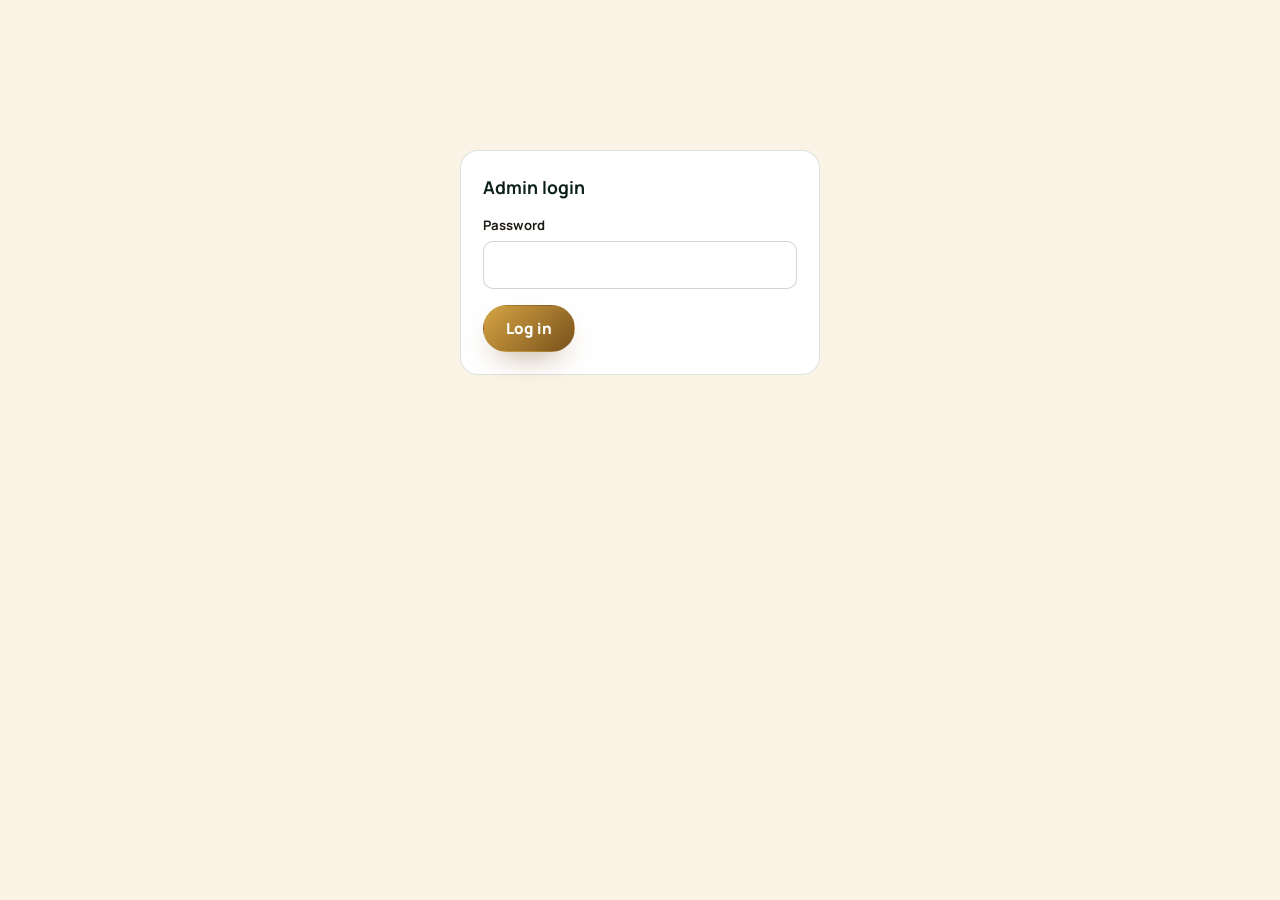
<file: admin.html>
<!DOCTYPE html>
<html lang="en">
<head>
<meta charset="UTF-8">
<meta name="viewport" content="width=device-width, initial-scale=1.0">
<meta name="robots" content="noindex,nofollow">
<title>Admin | Diya Gifts Gallery</title>
<link href="https://fonts.googleapis.com/css2?family=Manrope:wght@500;700;800&display=swap" rel="stylesheet">
<link rel="stylesheet" href="https://cdnjs.cloudflare.com/ajax/libs/font-awesome/6.5.1/css/all.min.css">
<link rel="stylesheet" href="css/product.css">
<link rel="icon" href="Logo/Logo.jpeg" type="image/jpeg">
<style>
  body { padding: 24px 16px 80px; }
  .wrap { max-width: 1000px; margin: 0 auto; }
  .bar { display: flex; align-items: center; justify-content: space-between; gap: 12px; margin-bottom: 22px; }
  .bar h1 { font-size: 1.4rem; }
  .card { background: #fff; border: 1px solid rgba(20,56,48,.14); border-radius: var(--radius-md); padding: 22px; margin-bottom: 22px; }
  .card h2 { font-size: 1.1rem; margin-bottom: 14px; }
  .login { max-width: 360px; margin: 14vh auto 0; }
  label { display: block; font-size: .82rem; font-weight: 700; margin: 12px 0 5px; }
  input[type=text], input[type=password], select, input[type=file] {
    width: 100%; padding: 11px 14px; font: inherit; font-size: .92rem;
    border: 1.5px solid rgba(20,56,48,.2); border-radius: var(--radius-sm); background: #fff;
  }
  .row { display: grid; grid-template-columns: 1fr 1fr; gap: 14px; }
  .btn { margin-top: 16px; cursor: pointer; padding: 12px 22px; }
  .btn[disabled] { opacity: .6; cursor: wait; }
  .btn-sm { margin: 0; padding: 7px 14px; font-size: .78rem; }
  .btn-danger { background: var(--rose); color: #fff; }
  .tabs { display: flex; gap: 8px; margin-bottom: 18px; }
  .tab { padding: 9px 20px; border-radius: 999px; border: 1.5px solid rgba(20,56,48,.2); background: #fff; font-weight: 700; }
  .tab.on { background: var(--green-deep); color: var(--cream); border-color: transparent; }
  .preview { margin-top: 10px; max-width: 160px; border-radius: var(--radius-sm); }
  .items { display: grid; grid-template-columns: repeat(auto-fill, minmax(150px, 1fr)); gap: 14px; }
  .item { position: relative; border: 1px solid rgba(20,56,48,.12); border-radius: var(--radius-sm); overflow: hidden; display: flex; flex-direction: column; }
  .item img { width: 100%; aspect-ratio: 1; object-fit: cover; background: var(--cream-deep); }
  .item > div { padding: 10px; display: flex; flex-direction: column; gap: 8px; flex: 1; font-size: .8rem; font-weight: 700; }
  .item .no { position: absolute; top: 8px; left: 8px; min-width: 28px; height: 28px; padding: 0 8px; display: flex; align-items: center; justify-content: center; border-radius: 999px; background: var(--green-deep); color: #fff; font-size: .75rem; font-weight: 800; z-index: 1; }
  .acts { display: flex; gap: 8px; margin-top: auto; }
  .acts .btn { flex: 1; margin: 0; padding: 7px 8px; }
  .modal { position: fixed; inset: 0; z-index: 900; display: flex; align-items: center; justify-content: center; padding: 18px; background: rgba(10,32,24,.7); }
  .modal .card { width: 100%; max-width: 460px; max-height: 92vh; overflow-y: auto; margin: 0; }
  .modal-acts { display: flex; gap: 10px; flex-wrap: wrap; }
  .catrow { display: flex; align-items: center; gap: 12px; padding: 10px 0; border-top: 1px solid rgba(20,56,48,.1); }
  .catrow span { flex: 1; font-weight: 700; }
  .toast { position: fixed; left: 50%; bottom: 24px; transform: translateX(-50%); background: var(--green-deep); color: #fff; padding: 12px 22px; border-radius: 999px; font-weight: 700; font-size: .88rem; z-index: 1000; max-width: 90vw; }
  .toast.err { background: var(--rose); }
  .muted { font-size: .85rem; color: var(--ink-soft); }
  @media (max-width: 560px) { .row { grid-template-columns: 1fr; } }
</style>
</head>
<body>
<div class="wrap">

  <!-- LOGIN -->
  <div id="loginView" class="card login">
    <h2>Admin login</h2>
    <label for="pw">Password</label>
    <input type="password" id="pw" autocomplete="current-password">
    <button class="btn btn-primary" id="loginBtn" type="button">Log in</button>
  </div>

  <!-- DASHBOARD -->
  <div id="appView" hidden>
    <div class="bar">
      <h1>Catalogue manager</h1>
      <button class="btn btn-outline btn-sm" id="logoutBtn" type="button">Log out</button>
    </div>

    <div class="tabs">
      <button class="tab on" data-tab="products" type="button">Products</button>
      <button class="tab" data-tab="categories" type="button">Categories</button>
    </div>

    <!-- PRODUCTS TAB -->
    <div id="tab-products">
      <div class="card">
        <h2>Add a product</h2>
        <div class="row">
          <div><label for="pCat">Category</label><select id="pCat"></select></div>
          <div><label for="pName">Product name</label><input type="text" id="pName" maxlength="80"></div>
        </div>
        <label for="pImg">Photo</label>
        <input type="file" id="pImg" accept="image/*">
        <img id="pPrev" class="preview" alt="" hidden>
        <button class="btn btn-primary" id="addProdBtn" type="button">Add product</button>
      </div>
      <div class="card">
        <h2>All products (<span id="pCount">0</span>)</h2>
        <select id="pFilter" style="max-width:260px;margin-bottom:16px"></select>
        <div class="items" id="items"></div>
        <p class="muted" id="pEmpty" hidden>No products yet. Add your first one above.</p>
      </div>
      <div class="card" id="importCard" hidden>
        <h2>Import current website products</h2>
        <p class="muted">Your sheet has no products yet. Import the products currently on the website so you can manage them here. Do this once.</p>
        <button class="btn btn-outline" id="importBtn" type="button">Import existing products</button>
      </div>
    </div>

    <!-- CATEGORIES TAB -->
    <div id="tab-categories" hidden>
      <div class="card">
        <h2>Add a category</h2>
        <div class="row">
          <div><label for="cName">Category name</label><input type="text" id="cName" maxlength="40"></div>
          <div><label for="cIcon">Icon</label><select id="cIcon"></select></div>
        </div>
        <button class="btn btn-primary" id="addCatBtn" type="button">Add category</button>
      </div>
      <div class="card">
        <h2>Your categories</h2>
        <div id="catList"></div>
      </div>
    </div>
  </div>
</div>

<!-- EDIT PRODUCT DIALOG -->
<div class="modal" id="editModal" hidden>
  <div class="card" role="dialog" aria-modal="true" aria-labelledby="editTitle">
    <h2 id="editTitle">Edit product <span id="eNo"></span></h2>
    <label for="eCat">Category</label>
    <select id="eCat"></select>
    <label for="eName">Product name</label>
    <input type="text" id="eName" maxlength="80">
    <label for="eImg">Photo (leave empty to keep the current one)</label>
    <input type="file" id="eImg" accept="image/*">
    <img id="ePrev" class="preview" alt="">
    <div class="modal-acts">
      <button class="btn btn-primary" id="eSave" type="button">Save changes</button>
      <button class="btn btn-outline" id="eCancel" type="button">Cancel</button>
    </div>
  </div>
</div>

<script src="config.js"></script>
<script src="products-data.js"></script>
<script>
const $ = s => document.querySelector(s);
const esc = s => String(s).replace(/[&<>"']/g, c => ({'&':'&amp;','<':'&lt;','>':'&gt;','"':'&quot;',"'":'&#39;'}[c]));
const ICONS = [['fa-gift','Gift'],['fa-user-large','Person'],['fa-images','Frame'],['fa-mobile-screen-button','Phone'],
  ['fa-basket-shopping','Basket'],['fa-gem','Gem'],['fa-wand-magic-sparkles','Magic'],['fa-envelope-open-text','Card'],
  ['fa-pen-nib','Pen'],['fa-heart','Heart'],['fa-cake-candles','Cake'],['fa-ring','Ring'],['fa-palette','Palette'],['fa-star','Star']];
let token = sessionStorage.getItem('adm') || '', cats = [], prods = [], toastTimer;

function toast(msg, err) {
  document.querySelectorAll('.toast').forEach(t => t.remove());
  const t = document.createElement('div');
  t.className = 'toast' + (err ? ' err' : ''); t.textContent = msg; t.setAttribute('role', 'status');
  document.body.appendChild(t); clearTimeout(toastTimer);
  toastTimer = setTimeout(() => t.remove(), 3500);
}
function busy(btn, on, label) { btn.disabled = on; if (label) btn.textContent = label; }

async function api(action, data) {
  if (API_URL.indexOf('PASTE') === 0) throw new Error('Set API_URL in config.js first');
  const res = await fetch(API_URL, { method: 'POST', body: JSON.stringify(Object.assign({ action, token }, data || {})) });
  const j = await res.json();
  if (j.auth) logout(true);
  if (!j.ok) throw new Error(j.error || 'Request failed');
  return j;
}
async function load() {
  const res = await fetch(API_URL + '?action=catalog&t=' + Date.now());
  const d = await res.json();
  if (!d.ok) throw new Error('Could not load catalogue');
  cats = d.categories.sort((a, b) => Number(a.order) - Number(b.order));
  prods = d.products.slice(); // same order as the website
  render();
}

function show(loggedIn) { $('#loginView').hidden = loggedIn; $('#appView').hidden = !loggedIn; }
function logout(expired) {
  token = ''; sessionStorage.removeItem('adm'); show(false);
  if (expired) toast('Session expired. Please log in again.', true);
}

function render() {
  const opts = cats.map(c => `<option value="${esc(c.slug)}">${esc(c.label)}</option>`).join('');
  const keepCat = $('#pCat').value, keepF = $('#pFilter').value;
  $('#pCat').innerHTML = opts || '<option value="">Create a category first</option>';
  $('#pFilter').innerHTML = '<option value="all">All categories</option>' + opts;
  if (cats.some(c => c.slug === keepCat)) $('#pCat').value = keepCat;
  if (keepF === 'all' || cats.some(c => c.slug === keepF)) $('#pFilter').value = keepF || 'all';

  const f = $('#pFilter').value, list = prods.filter(p => f === 'all' || p.category === f);
  $('#pCount').textContent = list.length;
  $('#pEmpty').hidden = list.length > 0;
  $('#items').innerHTML = list.map((p, i) => `
    <div class="item"><span class="no">${i + 1}</span><img src="${esc(p.img)}" alt="${esc(p.name)}" loading="lazy">
      <div>${esc(p.name)}<div class="acts">
        <button class="btn btn-outline btn-sm" type="button" data-edit="${esc(p.id)}">Edit</button>
        <button class="btn btn-danger btn-sm" type="button" data-del="${esc(p.id)}">Delete</button></div></div></div>`).join('');
  $('#importCard').hidden = prods.length > 0 || typeof PRODUCTS === 'undefined' || !PRODUCTS.length;

  $('#catList').innerHTML = cats.length ? cats.map(c => {
    const n = prods.filter(p => p.category === c.slug).length;
    return `<div class="catrow"><i class="fa-solid ${esc(c.icon)}"></i><span>${esc(c.label)}</span>
      <em class="muted">${n} item${n === 1 ? '' : 's'}</em>
      <button class="btn btn-danger btn-sm" type="button" data-delcat="${esc(c.slug)}">Delete</button></div>`;
  }).join('') : '<p class="muted">No categories yet. Add one above.</p>';
}

function compress(file) {
  return new Promise((resolve, reject) => {
    const img = new Image(), url = URL.createObjectURL(file);
    img.onload = () => {
      const k = Math.min(1, 1200 / Math.max(img.width, img.height));
      const c = document.createElement('canvas');
      c.width = Math.round(img.width * k); c.height = Math.round(img.height * k);
      const x = c.getContext('2d'); x.fillStyle = '#fff'; x.fillRect(0, 0, c.width, c.height);
      x.drawImage(img, 0, 0, c.width, c.height); URL.revokeObjectURL(url);
      resolve(c.toDataURL('image/jpeg', 0.85).split(',')[1]);
    };
    img.onerror = () => reject(new Error('That file is not a supported image (use JPG, PNG or WebP)'));
    img.src = url;
  });
}

// ---- events ----
$('#cIcon').innerHTML = ICONS.map(i => `<option value="${i[0]}">${i[1]}</option>`).join('');

async function login() {
  const btn = $('#loginBtn'); busy(btn, true, 'Checking…');
  try {
    const res = await fetch(API_URL, { method: 'POST', body: JSON.stringify({ action: 'login', password: $('#pw').value }) });
    const j = await res.json();
    if (!j.ok) throw new Error(j.error);
    token = j.token; sessionStorage.setItem('adm', token); $('#pw').value = '';
    show(true); await load();
  } catch (e) { toast(e.message, true); }
  busy(btn, false, 'Log in');
}
$('#loginBtn').onclick = login;
$('#pw').addEventListener('keydown', e => { if (e.key === 'Enter') login(); });
$('#logoutBtn').onclick = () => logout();

document.querySelectorAll('.tab').forEach(t => t.onclick = () => {
  document.querySelectorAll('.tab').forEach(x => x.classList.toggle('on', x === t));
  $('#tab-products').hidden = t.dataset.tab !== 'products';
  $('#tab-categories').hidden = t.dataset.tab !== 'categories';
});

$('#pImg').onchange = () => {
  const f = $('#pImg').files[0], p = $('#pPrev');
  if (!f) { p.hidden = true; return; }
  p.src = URL.createObjectURL(f); p.hidden = false;
};
$('#pFilter').onchange = render;

$('#addProdBtn').onclick = async () => {
  const btn = $('#addProdBtn'), file = $('#pImg').files[0], name = $('#pName').value.trim(), category = $('#pCat').value;
  if (!category) return toast('Create a category first', true);
  if (!name) return toast('Enter a product name', true);
  if (!file) return toast('Choose a photo', true);
  busy(btn, true, 'Uploading…');
  try {
    const image = await compress(file);
    await api('addProduct', { category, name, image });
    $('#pName').value = ''; $('#pImg').value = ''; $('#pPrev').hidden = true;
    await load(); toast('Product added');
  } catch (e) { toast(e.message, true); }
  busy(btn, false, 'Add product');
};

let editId = null;
function closeEdit() { $('#editModal').hidden = true; editId = null; $('#eImg').value = ''; }
function openEdit(id) {
  const p = prods.find(x => String(x.id) === String(id)); if (!p) return;
  editId = p.id;
  const f = $('#pFilter').value, list = prods.filter(x => f === 'all' || x.category === f);
  $('#eNo').textContent = '(No. ' + (list.findIndex(x => x.id === p.id) + 1) + ')';
  $('#eCat').innerHTML = cats.map(c => `<option value="${esc(c.slug)}">${esc(c.label)}</option>`).join('');
  $('#eCat').value = p.category;
  $('#eName').value = p.name;
  $('#eImg').value = '';
  $('#ePrev').src = p.img;
  $('#editModal').hidden = false;
  $('#eName').focus();
}
$('#eImg').onchange = () => {
  const f = $('#eImg').files[0];
  if (f) $('#ePrev').src = URL.createObjectURL(f);
};
$('#eCancel').onclick = closeEdit;
$('#editModal').addEventListener('click', e => { if (e.target.id === 'editModal') closeEdit(); });
document.addEventListener('keydown', e => { if (e.key === 'Escape' && !$('#editModal').hidden) closeEdit(); });

$('#eSave').onclick = async () => {
  const btn = $('#eSave'), name = $('#eName').value.trim(), category = $('#eCat').value, file = $('#eImg').files[0];
  if (!name) return toast('Enter a product name', true);
  if (!category) return toast('Choose a category', true);
  busy(btn, true, 'Saving…');
  try {
    const payload = { id: editId, name, category };
    if (file) payload.image = await compress(file);
    await api('updateProduct', payload);
    closeEdit(); await load(); toast('Product updated');
  } catch (e) { toast(e.message, true); }
  busy(btn, false, 'Save changes');
};

$('#items').onclick = async e => {
  const ed = e.target.closest('[data-edit]');
  if (ed) { openEdit(ed.dataset.edit); return; }
  const b = e.target.closest('[data-del]'); if (!b) return;
  if (!confirm('Delete this product? This cannot be undone.')) return;
  busy(b, true);
  try { await api('deleteProduct', { id: b.dataset.del }); await load(); toast('Product deleted'); }
  catch (err) { toast(err.message, true); busy(b, false); }
};

$('#addCatBtn').onclick = async () => {
  const btn = $('#addCatBtn'), label = $('#cName').value.trim();
  if (!label) return toast('Enter a category name', true);
  busy(btn, true, 'Adding…');
  try { await api('addCategory', { label, icon: $('#cIcon').value }); $('#cName').value = ''; await load(); toast('Category added'); }
  catch (e) { toast(e.message, true); }
  busy(btn, false, 'Add category');
};

$('#catList').onclick = async e => {
  const b = e.target.closest('[data-delcat]'); if (!b) return;
  if (!confirm('Delete this category?')) return;
  busy(b, true);
  try { await api('deleteCategory', { slug: b.dataset.delcat }); await load(); toast('Category deleted'); }
  catch (err) { toast(err.message, true); busy(b, false); }
};

$('#importBtn').onclick = async () => {
  const btn = $('#importBtn'); busy(btn, true, 'Importing…');
  try {
    const categories = Object.keys(CATEGORY_META).map(k => ({ slug: k, label: CATEGORY_META[k].label, icon: CATEGORY_META[k].icon }));
    const r = await api('importAll', { categories, products: PRODUCTS });
    await load(); toast('Imported ' + r.count + ' products');
  } catch (e) { toast(e.message, true); }
  busy(btn, false, 'Import existing products');
};

// ---- start ----
if (token) { show(true); load().catch(e => { toast(e.message, true); }); } else show(false);
</script>
</body>
</html>
</file>
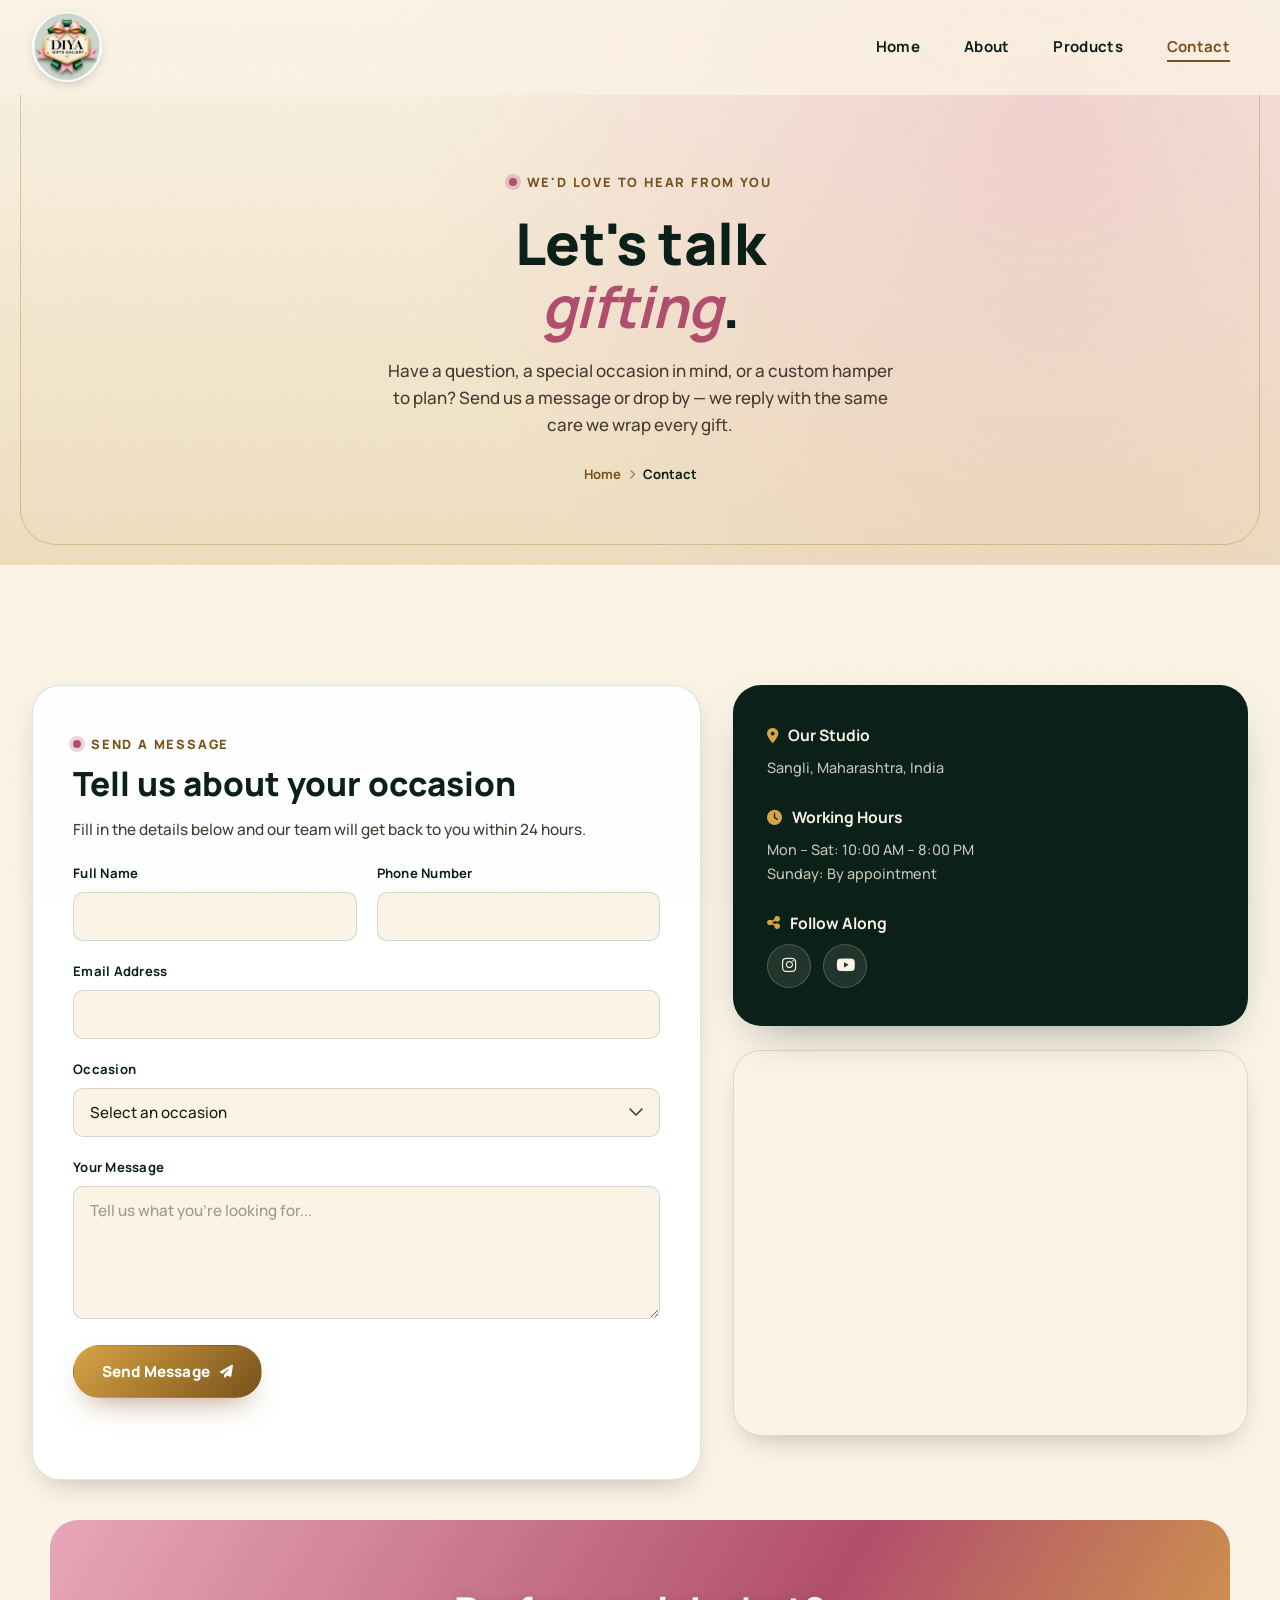
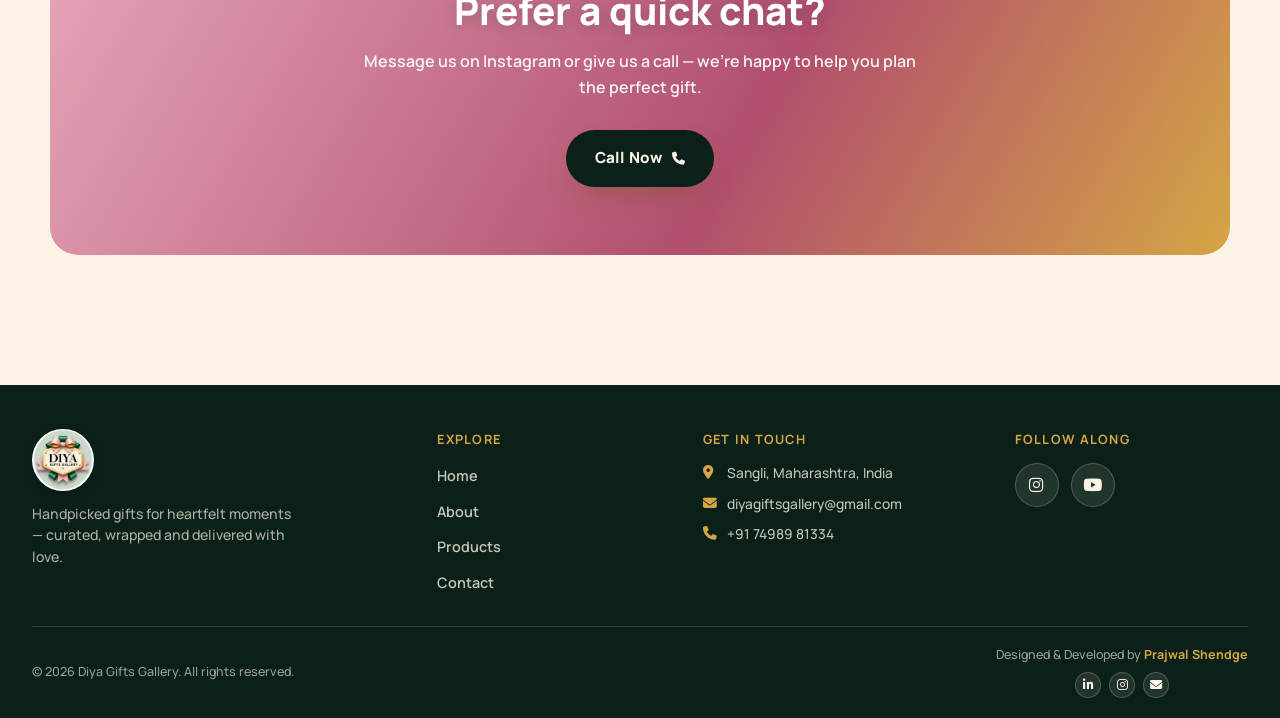
<file: contact.html>
<!DOCTYPE html>
<html lang="en">
<head>
<meta charset="UTF-8">
<meta name="viewport" content="width=device-width, initial-scale=1.0, viewport-fit=cover">
<title>Contact Us | Diya Gifts Gallery</title>
<meta name="description" content="Get in touch with Diya Gifts Gallery — reach out for custom hampers, personalised gifts and festive orders. We'd love to hear from you.">

<!-- Fonts -->
<link rel="preconnect" href="https://fonts.googleapis.com">
<link rel="preconnect" href="https://fonts.gstatic.com" crossorigin>
<link href="https://fonts.googleapis.com/css2?family=Manrope:ital,wght@0,400;0,500;0,600;0,700;0,800;1,500;1,600;1,700&display=swap" rel="stylesheet">

<!-- Icons -->
<link rel="stylesheet" href="https://cdnjs.cloudflare.com/ajax/libs/font-awesome/6.5.1/css/all.min.css">

<link rel="stylesheet" href="css/contact.css">
<link rel="icon" href="Logo/Logo.jpeg" type="image/jpeg">
</head>
<body>

<!-- ===== Decorative grain overlay ===== -->
<div class="grain" aria-hidden="true"></div>

<!-- ===== HEADER ===== -->
<header class="site-header" id="siteHeader">
  <div class="header-inner">
    <a href="index.html" class="brand" aria-label="Diya Gifts Gallery — home">
      <img src="Logo/Logo.jpeg" alt="Diya Gifts Gallery logo" class="brand-logo">
    </a>

    <button class="nav-toggle" id="navToggle" type="button" aria-label="Open navigation menu" aria-expanded="false" aria-controls="mainNav">
      <span></span><span></span><span></span>
    </button>

    <nav class="main-nav" id="mainNav" aria-label="Primary">
      <button class="nav-close" id="navClose" type="button" aria-label="Close navigation menu">
        <i class="fa-solid fa-xmark"></i>
      </button>
      <ul>
        <li><a href="index.html" class="nav-link">Home</a></li>
        <li><a href="about.html" class="nav-link">About</a></li>
        <li><a href="products.html" class="nav-link">Products</a></li>
        <li><a href="contact.html" class="nav-link active">Contact</a></li>
      </ul>
    </nav>
  </div>

  <!-- Dimmed backdrop behind the open mobile dropdown; tap to close -->
  <div class="nav-overlay" id="navOverlay" hidden></div>
</header>

<main id="main">

  <!-- ===== PAGE HERO ===== -->
  <section class="page-hero">
    <div class="page-hero-frame" aria-hidden="true"></div>
    <div class="page-hero-inner" data-reveal>
      <p class="eyebrow"><span class="eyebrow-dot"></span>We'd Love to Hear From You</p>
      <h1 class="page-hero-title">Let's talk<br><em>gifting</em>.</h1>
      <p class="page-hero-text">
        Have a question, a special occasion in mind, or a custom hamper to plan?
        Send us a message or drop by — we reply with the same care we wrap every gift.
      </p>
      <nav class="breadcrumb" aria-label="Breadcrumb">
        <a href="index.html">Home</a>
        <i class="fa-solid fa-chevron-right"></i>
        <span>Contact</span>
      </nav>
    </div>
  </section>


  <!-- ===== CONTACT FORM + INFO ===== -->
  <section class="contact-section">
    <div class="contact-grid">

      <!-- Form card -->
      <div class="contact-form-card" data-reveal>
        <p class="eyebrow"><span class="eyebrow-dot"></span>Send a Message</p>
        <h2>Tell us about your occasion</h2>
        <p class="contact-form-sub">Fill in the details below and our team will get back to you within 24 hours.</p>

        <form class="contact-form" id="contactForm" novalidate>
          <div class="form-row">
            <div class="form-group">
              <label for="fullName">Full Name</label>
              <input type="text" id="fullName" name="fullName" placeholder="" required autocomplete="name">
            </div>
            <div class="form-group">
              <label for="phone">Phone Number</label>
              <input type="tel" id="phone" name="phone" placeholder="" autocomplete="tel">
            </div>
          </div>

          <div class="form-group">
            <label for="email">Email Address</label>
            <input type="email" id="email" name="email" placeholder="" required autocomplete="email">
          </div>

          <div class="form-group">
            <label for="occasion">Occasion</label>
            <select id="occasion" name="occasion">
              <option value="" selected>Select an occasion</option>
              <option value="birthday">Birthday</option>
              <option value="wedding">Wedding</option>
              <option value="anniversary">Anniversary</option>
              <option value="festival">Festival Special</option>
              <option value="corporate">Corporate Gifting</option>
              <option value="other">Other</option>
            </select>
          </div>

          <div class="form-group">
            <label for="message">Your Message</label>
            <textarea id="message" name="message" rows="5" placeholder="Tell us what you're looking for..." required></textarea>
          </div>

          <button type="submit" class="btn btn-primary contact-submit">
            <span>Send Message</span>
            <i class="fa-solid fa-paper-plane"></i>
          </button>

          <p class="form-note" id="formNote" role="status" aria-live="polite"></p>
        </form>
      </div>

      <!-- Info + map card -->
      <div class="contact-side" data-reveal>

        <div class="contact-info-card">
          <h3><i class="fa-solid fa-location-dot"></i> Our Studio</h3>
          <p>Sangli, Maharashtra, India</p>

          <h3><i class="fa-solid fa-clock"></i> Working Hours</h3>
          <p>Mon – Sat: 10:00 AM – 8:00 PM<br>Sunday: By appointment</p>

          <h3><i class="fa-solid fa-share-nodes"></i> Follow Along</h3>
          <div class="social-icons">
            <a href="https://www.instagram.com/diya_gifts_gallery/?hl=en" target="_blank" rel="noopener noreferrer" aria-label="Follow us on Instagram" class="social-btn instagram">
              <i class="fa-brands fa-instagram"></i>
            </a>
            <a href="https://youtube.com" target="_blank" rel="noopener noreferrer" aria-label="Subscribe on YouTube" class="social-btn youtube">
              <i class="fa-brands fa-youtube"></i>
            </a>
          </div>
        </div>

        <div class="map-wrap">
          <iframe
            title="Diya Gifts Gallery location map — Sangli, Maharashtra"
            src="https://www.google.com/maps?q=Sangli,Maharashtra,India&output=embed"
            loading="lazy"
            referrerpolicy="no-referrer-when-downgrade"
            allowfullscreen>
          </iframe>
        </div>

      </div>

    </div>
  </section>

  <!-- ===== CTA BANNER ===== -->
  <section class="cta-banner" data-reveal>
    <div class="cta-inner">
      <h2>Prefer a quick chat?</h2>
      <p>Message us on Instagram or give us a call — we're happy to help you plan the perfect gift.</p>
      <a href="tel:+917498981334" class="btn btn-primary btn-light">
        <span>Call Now</span>
        <i class="fa-solid fa-phone"></i>
      </a>
    </div>
  </section>

</main>

<!-- ===== FOOTER ===== -->
<footer class="site-footer">
  <div class="footer-top">

    <div class="footer-brand">
      <img src="Logo/Logo.jpeg" alt="Diya Gifts Gallery logo" class="footer-logo">
      <p>Handpicked gifts for heartfelt moments — curated, wrapped and delivered with love.</p>
    </div>

    <div class="footer-links">
      <h4>Explore</h4>
      <ul>
        <li><a href="index.html">Home</a></li>
        <li><a href="about.html">About</a></li>
        <li><a href="products.html">Products</a></li>
        <li><a href="contact.html">Contact</a></li>
      </ul>
    </div>

    <div class="footer-contact">
      <h4>Get in Touch</h4>
      <ul>
        <li><i class="fa-solid fa-location-dot"></i> Sangli, Maharashtra, India</li>
        <li><i class="fa-solid fa-envelope"></i> diyagiftsgallery@gmail.com</li>
        <li><i class="fa-solid fa-phone"></i> +91 74989 81334</li>
      </ul>
    </div>

    <div class="footer-social">
      <h4>Follow Along</h4>
      <div class="social-icons">
        <a href="https://www.instagram.com/diya_gifts_gallery/?hl=en" target="_blank" rel="noopener noreferrer" aria-label="Follow us on Instagram" class="social-btn instagram">
          <i class="fa-brands fa-instagram"></i>
        </a>
        <a href="https://www.youtube.com/@diya_gift_gallery" target="_blank" rel="noopener noreferrer" aria-label="Subscribe on YouTube" class="social-btn youtube">
          <i class="fa-brands fa-youtube"></i>
        </a>
      </div>
    </div>

  </div>

  <div class="footer-bottom">
    <p>&copy; <span id="year"></span> Diya Gifts Gallery. All rights reserved.</p>
    <p class="footer-credit">
      <span class="credit-text">Designed & Developed by <span>Prajwal Shendge</span></span>
      <span class="credit-social">
        <a href="https://www.linkedin.com/in/prajwal-shendge/" target="_blank" rel="noopener noreferrer" aria-label="Prajwal Shendge on LinkedIn" class="credit-social-btn linkedin">
          <i class="fa-brands fa-linkedin-in"></i>
        </a>
        <a href="https://www.instagram.com/prajwalshendge22/" target="_blank" rel="noopener noreferrer" aria-label="Prajwal Shendge on Instagram" class="credit-social-btn instagram">
          <i class="fa-brands fa-instagram"></i>
        </a>
        <a href="mailto:prajwalshendge22@gmail.com" aria-label="Email Prajwal Shendge" class="credit-social-btn gmail">
          <i class="fa-solid fa-envelope"></i>
        </a>
      </span>
    </p>
  </div>
</footer>

<button id="backToTop" class="back-to-top" aria-label="Back to top">
  <i class="fa-solid fa-arrow-up"></i>
</button>

<script>
  // ===== Current year in footer =====
  document.getElementById('year').textContent = new Date().getFullYear();

  // ===== Mobile nav (compact dropdown card, not full screen) =====
  const navToggle  = document.getElementById('navToggle');
  const navClose   = document.getElementById('navClose');
  const mainNav    = document.getElementById('mainNav');
  const navOverlay = document.getElementById('navOverlay');
  const navLinks   = document.querySelectorAll('.main-nav a');

  const isNavOpen = () => mainNav.classList.contains('open');

  function openNav() {
    mainNav.classList.add('open');
    navToggle.classList.add('open');
    navToggle.setAttribute('aria-expanded', 'true');
    navOverlay.hidden = false;
    requestAnimationFrame(() => navOverlay.classList.add('show'));
    document.body.classList.add('nav-lock');
  }

  function closeNav() {
    mainNav.classList.remove('open');
    navToggle.classList.remove('open');
    navToggle.setAttribute('aria-expanded', 'false');
    navOverlay.classList.remove('show');
    document.body.classList.remove('nav-lock');
    window.setTimeout(() => {
      if (!isNavOpen()) navOverlay.hidden = true;
    }, 300);
  }

  navToggle.addEventListener('click', () => {
    isNavOpen() ? closeNav() : openNav();
  });

  navClose.addEventListener('click', closeNav);
  navOverlay.addEventListener('click', closeNav);

  document.addEventListener('keydown', (e) => {
    if (e.key === 'Escape' && isNavOpen()) closeNav();
  });

  navLinks.forEach(link => link.addEventListener('click', closeNav));

  const mobileBreakpoint = window.matchMedia('(min-width: 861px)');
  mobileBreakpoint.addEventListener('change', (e) => {
    if (e.matches && isNavOpen()) closeNav();
  });

  // ===== Header shrink on scroll =====
  const header = document.getElementById('siteHeader');
  const backToTop = document.getElementById('backToTop');

  const onScroll = () => {
    if (window.scrollY > 40) {
      header.classList.add('scrolled');
    } else {
      header.classList.remove('scrolled');
    }
    if (window.scrollY > 500) {
      backToTop.classList.add('show');
    } else {
      backToTop.classList.remove('show');
    }
  };
  window.addEventListener('scroll', onScroll, { passive: true });
  onScroll();

  // ===== Back to top =====
  backToTop.addEventListener('click', () => {
    window.scrollTo({ top: 0, behavior: 'smooth' });
  });

  // ===== Scroll reveal animation =====
  const revealEls = document.querySelectorAll('[data-reveal]');

  if ('IntersectionObserver' in window) {
    const revealObserver = new IntersectionObserver((entries) => {
      entries.forEach(entry => {
        if (entry.isIntersecting) {
          entry.target.classList.add('is-visible');
          revealObserver.unobserve(entry.target);
        }
      });
    }, { threshold: 0.15, rootMargin: '0px 0px -60px 0px' });

    revealEls.forEach(el => revealObserver.observe(el));
  } else {
    revealEls.forEach(el => el.classList.add('is-visible'));
  }

  // ===== Respect reduced motion =====
  const prefersReducedMotion = window.matchMedia('(prefers-reduced-motion: reduce)').matches;
  if (prefersReducedMotion) {
    document.documentElement.classList.add('reduced-motion');
  }

  // ===== Contact form → Google Sheets (via Google Apps Script Web App) =====
  //
  // SETUP (one-time):
  // 1. Create a Google Sheet. Add a header row in Sheet1:
  //    Timestamp | Full Name | Phone | Email | Occasion | Message
  // 2. In the Sheet, go to Extensions → Apps Script, delete the default code
  //    and paste the doPost() script from the setup guide provided alongside
  //    this file. Deploy it as a Web App (Execute as: Me, Who has access:
  //    Anyone), then copy the deployment URL.
  // 3. Paste that URL below, replacing the placeholder.
  const GOOGLE_SHEETS_ENDPOINT = 'https://script.google.com/macros/s/AKfycbyUiOFzHXuqKMsqGqJp6suej-RZkJP8zpHd1JIeLhncRG3IHjGx10q-mt538NKDZtrz/exec';

  const contactForm = document.getElementById('contactForm');
  const formNote = document.getElementById('formNote');

  if (contactForm) {
    contactForm.addEventListener('submit', (e) => {
      e.preventDefault();

      if (!contactForm.checkValidity()) {
        contactForm.reportValidity();
        return;
      }

      if (GOOGLE_SHEETS_ENDPOINT.includes('YOUR_DEPLOYMENT_ID')) {
        formNote.textContent = 'Form is not connected yet — add your Google Apps Script URL in the code.';
        formNote.classList.add('show');
        formNote.classList.remove('success');
        formNote.classList.add('error');
        return;
      }

      const submitBtn = contactForm.querySelector('.contact-submit');
      submitBtn.disabled = true;
      submitBtn.classList.add('is-sending');
      formNote.classList.remove('show', 'success', 'error');

      const formData = new FormData(contactForm);

      // Apps Script Web Apps don't return CORS headers for fetch to read,
      // so we send the request in 'no-cors' mode. This means we can't read
      // the actual response — but the data still reaches the Sheet. We treat
      // any request that doesn't throw a network error as a success.
      fetch(GOOGLE_SHEETS_ENDPOINT, {
        method: 'POST',
        mode: 'no-cors',
        body: formData
      })
        .then(() => {
          formNote.textContent = "Thank you! Your message has been received — we'll get back to you within 24 hours.";
          formNote.classList.add('show', 'success');
          contactForm.reset();
        })
        .catch((err) => {
          console.error('Contact form submission failed:', err);
          formNote.textContent = "Something went wrong sending your message. Please try again or reach us directly by phone/email.";
          formNote.classList.add('show', 'error');
        })
        .finally(() => {
          submitBtn.disabled = false;
          submitBtn.classList.remove('is-sending');
        });
    });
  }
</script>

</body>
</html>
</file>
<file: css/style.css>
/* =========================================================
      DIYA GIFTS GALLERY — HOME PAGE STYLES
      Palette: warm cream, deep forest green, rich rose, foil gold
      Single typeface throughout: Manrope
      ========================================================= */

    :root {
      --cream:        #FAF3E6;
      --cream-deep:   #EEDEBE;
      --ink:          #1E1A14;
      --ink-soft:     #453B30;
      --green:        #143830;
      --green-deep:   #0A2018;
      --green-mid:    #29694F;
      --pink:         #E7A7B8;
      --pink-soft:    #F2CFDA;
      --rose:         #B14F6D;
      --gold:         #A7752A;
      --gold-light:   #D6A544;
      --gold-deep:    #79511B;

      --font: "Manrope", -apple-system, BlinkMacSystemFont, "Segoe UI", sans-serif;

      --radius-sm: 10px;
      --radius-md: 18px;
      --radius-lg: 28px;

      --shadow-soft: 0 20px 50px -25px rgba(10, 32, 24, 0.5);
      --shadow-card: 0 12px 30px -14px rgba(30, 26, 20, 0.32);

      --ease: cubic-bezier(0.22, 1, 0.36, 1);

      /* Reliable viewport height on mobile browsers (fallback chain) */
      --vh-full: 100vh;
    }
    @supports (height: 100dvh) {
      :root { --vh-full: 100dvh; }
    }

    /* ===== Reset ===== */
    *, *::before, *::after { box-sizing: border-box; }
    html {
      scroll-behavior: smooth;
      width: 100%;
      max-width: 100%;
      overflow-x: hidden;
    }
    html.reduced-motion { scroll-behavior: auto; }
    body {
      margin: 0;
      font-family: var(--font);
      color: var(--ink);
      background: var(--cream);
      line-height: 1.6;
      -webkit-font-smoothing: antialiased;
      width: 100%;
      max-width: 100%;
      overflow-x: hidden;
      position: relative;
    }
    body.nav-lock { overflow: hidden; height: 100%; }
    img { max-width: 100%; display: block; }
    a { color: inherit; text-decoration: none; }
    ul { list-style: none; margin: 0; padding: 0; }
    h1, h2, h3, h4 { font-family: var(--font); margin: 0; color: var(--green-deep); }
    p { margin: 0; }
    button { font-family: inherit; cursor: pointer; }

    /* ===== Global overflow safety net =====
      Every direct section and every flex/grid container gets min-width: 0.
      Without this, flex/grid children default to min-width: auto, which
      means they refuse to shrink below their own content's natural width —
      that's what causes text/buttons to get sliced off on narrow screens
      even when overflow-x: hidden is set on html/body. */
    main > section,
    .header-inner, .hero-inner, .hero-copy, .hero-visual, .hero-actions,
    .hero-stats, .stat, .collection-grid, .collection-card, .trust-strip,
    .trust-item, .footer-top, .footer-brand, .footer-links, .footer-contact,
    .footer-social, .main-nav ul, .main-nav li, .shipping-badge, .truck-track,
    .gift-marquee, .gift-marquee-track, .gift-marquee-group,
    .delivery-chips, .delivery-chip,
    .reviews-grid, .review-card, .review-card-top, .review-card-heading,
    .review-form, .form-group, .star-rating {
      min-width: 0;
    }

    :focus-visible {
      outline: 2px solid var(--gold-deep);
      outline-offset: 3px;
      border-radius: 4px;
    }

    /* ===== Grain overlay for texture ===== */
    .grain {
      position: fixed;
      inset: 0;
      pointer-events: none;
      z-index: 999;
      opacity: 0.035;
      mix-blend-mode: multiply;
      background-image: url("data:image/svg+xml,%3Csvg xmlns='http://www.w3.org/2000/svg' width='120' height='120'%3E%3Cfilter id='n'%3E%3CfeTurbulence type='fractalNoise' baseFrequency='0.9' numOctaves='2' stitchTiles='stitch'/%3E%3C/filter%3E%3Crect width='100%25' height='100%25' filter='url(%23n)'/%3E%3C/svg%3E");
    }

    /* ===== Scroll reveal ===== */
    [data-reveal] {
      opacity: 0;
      transform: translateY(28px);
      transition: opacity 0.8s var(--ease), transform 0.8s var(--ease);
    }
    [data-reveal].is-visible { opacity: 1; transform: translateY(0); }
    html.reduced-motion [data-reveal] { opacity: 1; transform: none; transition: none; }

    /* =========================================================
      HEADER
      ========================================================= */
    .site-header {
      position: fixed;
      top: 0; left: 0; right: 0;
      z-index: 500;
      background: rgba(250, 243, 230, 0.8);
      backdrop-filter: blur(14px) saturate(140%);
      -webkit-backdrop-filter: blur(14px) saturate(140%);
      border-bottom: 1px solid transparent;
      transition: background 0.35s var(--ease), border-color 0.35s var(--ease), box-shadow 0.35s var(--ease);
    }
    .site-header.scrolled {
      background: rgba(250, 243, 230, 0.96);
      border-bottom-color: rgba(167, 117, 42, 0.3);
      box-shadow: 0 10px 30px -20px rgba(10, 32, 24, 0.5);
    }

    .header-inner {
      position: relative;
      z-index: 2;
      max-width: 1280px;
      width: 100%;
      margin: 0 auto;
      padding: 12px 32px;
      display: flex;
      align-items: center;
      justify-content: space-between;
      gap: 24px;
      box-sizing: border-box;
    }

    .brand { display: inline-flex; align-items: center; flex-shrink: 0; }
    .brand-logo {
      width: 70px;
      height: 70px;
      border-radius: 50%;
      object-fit: cover;
      transition: transform 0.4s var(--ease);
      box-shadow: 0 4px 14px -6px rgba(10, 32, 24, 0.4);
    }
    .brand:hover .brand-logo { transform: scale(1.06) rotate(-3deg); }

    .main-nav ul {
      display: flex;
      align-items: center;
      gap: 8px;
    }
    .nav-link {
      position: relative;
      display: inline-block;
      padding: 10px 18px;
      font-size: 0.94rem;
      font-weight: 700;
      letter-spacing: 0.02em;
      color: var(--green-deep);
      border-radius: 999px;
      transition: color 0.3s var(--ease), background 0.3s var(--ease);
    }
    .nav-link::after {
      content: "";
      position: absolute;
      left: 18px; right: 18px; bottom: 7px;
      height: 2px;
      background: var(--gold-deep);
      transform: scaleX(0);
      transform-origin: left;
      transition: transform 0.35s var(--ease);
    }
    .nav-link:hover, .nav-link.active { color: var(--gold-deep); }
    .nav-link:hover::after, .nav-link.active::after { transform: scaleX(1); }

    /* Mobile nav toggle (hamburger) — hidden on desktop, shown ≤860px */
    .nav-toggle {
      display: none;
      position: relative;
      z-index: 600;
      flex-direction: column;
      justify-content: center;
      align-items: center;
      gap: 5px;
      width: 44px;
      height: 44px;
      min-width: 44px;
      background: transparent;
      border: none;
      padding: 0;
      flex-shrink: 0;
      -webkit-tap-highlight-color: transparent;
    }
    .nav-toggle span {
      display: block;
      width: 24px;
      height: 2px;
      background: var(--green-deep);
      border-radius: 2px;
      transition: transform 0.35s var(--ease), opacity 0.25s var(--ease);
    }
    .nav-toggle.open span:nth-child(1) { transform: translateY(7px) rotate(45deg); }
    .nav-toggle.open span:nth-child(2) { opacity: 0; }
    .nav-toggle.open span:nth-child(3) { transform: translateY(-7px) rotate(-45deg); }

    /* =========================================================
      BUTTONS
      ========================================================= */
    .btn {
      position: relative;
      display: inline-flex;
      align-items: center;
      gap: 10px;
      padding: 15px 28px;
      font-family: var(--font);
      font-weight: 800;
      font-size: 0.95rem;
      letter-spacing: 0.01em;
      border-radius: 999px;
      transition: transform 0.35s var(--ease), box-shadow 0.35s var(--ease), background 0.35s var(--ease), color 0.35s var(--ease);
      border: 1.5px solid transparent;
      white-space: nowrap;
    }
    .btn i { font-size: 0.85em; transition: transform 0.3s var(--ease); }
    .btn:hover i { transform: translateX(4px); }

    .btn-primary {
      background: linear-gradient(135deg, var(--gold-light), var(--gold-deep));
      color: #fff;
      box-shadow: 0 14px 30px -14px rgba(121, 81, 27, 0.65);
    }
    .btn-primary:hover { transform: translateY(-3px); box-shadow: 0 20px 36px -14px rgba(121, 81, 27, 0.75); }

    .btn-outline {
      background: transparent;
      color: var(--green-deep);
      border-color: rgba(20, 56, 48, 0.45);
    }
    .btn-outline:hover { background: rgba(20, 56, 48, 0.1); border-color: var(--green); transform: translateY(-3px); }

    .btn-light {
      background: var(--green-deep);
      color: var(--cream);
    }
    .btn-light:hover { background: var(--green); }

    /* Loading / disabled state shared by contact + review submit buttons */
    .btn.is-sending {
      opacity: 0.68;
      pointer-events: none;
      cursor: default;
    }
    .btn.is-sending i { animation: btn-sending-spin 0.9s linear infinite; }
    @keyframes btn-sending-spin { to { transform: rotate(360deg); } }
    html.reduced-motion .btn.is-sending i { animation: none; }

    /* =========================================================
      HERO
      ========================================================= */
    .hero {
      position: relative;
      padding: 172px 32px 90px;
      background: radial-gradient(circle at 82% 18%, rgba(231, 167, 184, 0.4), transparent 55%),
                  linear-gradient(180deg, var(--cream) 0%, var(--cream-deep) 100%);
      overflow: hidden;
    }
    .hero-frame {
      position: absolute;
      inset: 20px;
      border: 1px solid rgba(167, 117, 42, 0.35);
      border-radius: 36px;
      pointer-events: none;
    }
    .hero-inner {
      position: relative;
      max-width: 1280px;
      width: 100%;
      margin: 0 auto;
      display: grid;
      grid-template-columns: minmax(0, 1.05fr) minmax(0, 0.95fr);
      align-items: center;
      gap: 48px;
    }

    /* =========================================================
      GIFT RIBBON MARQUEE
      ========================================================= */
    .gift-marquee {
      position: relative;
      z-index: 2;
      width: 100%;
      max-width: 1280px;
      margin: 0 auto 46px;
      overflow: hidden;
      padding: 16px 0;
      border-top: 1px solid rgba(167, 117, 42, 0.28);
      border-bottom: 1px solid rgba(167, 117, 42, 0.28);
      background: linear-gradient(90deg, rgba(20, 56, 48, 0.05), rgba(231, 167, 184, 0.1), rgba(20, 56, 48, 0.05));
      -webkit-mask-image: linear-gradient(90deg, transparent, #000 8%, #000 92%, transparent);
      mask-image: linear-gradient(90deg, transparent, #000 8%, #000 92%, transparent);
      margin-top: -60px;
    }

    .gift-marquee-track {
      display: flex;
      align-items: center;
      width: max-content;
      animation: gift-marquee-scroll 30s linear infinite;
    }
    .gift-marquee:hover .gift-marquee-track { animation-play-state: paused; }

    .gift-marquee-group {
      display: flex;
      align-items: center;
      gap: 14px;
      padding-right: 14px;
      flex-shrink: 0;
    }

    .gift-marquee-item {
      display: inline-flex;
      align-items: center;
      gap: 9px;
      padding: 10px 20px;
      background: rgba(255, 255, 255, 0.72);
      border: 1px solid rgba(167, 117, 42, 0.32);
      border-radius: 999px;
      font-size: 0.82rem;
      font-weight: 700;
      letter-spacing: 0.01em;
      color: var(--green-deep);
      white-space: nowrap;
      box-shadow: 0 8px 18px -14px rgba(30, 26, 20, 0.4);
    }
    .gift-marquee-item i { font-size: 0.95em; color: var(--rose); }
    .gift-marquee-item:nth-child(3n+2) i { color: var(--gold-deep); }
    .gift-marquee-item:nth-child(3n) i { color: var(--green-mid); }

    @keyframes gift-marquee-scroll {
      from { transform: translateX(0); }
      to   { transform: translateX(-50%); }
    }

    html.reduced-motion .gift-marquee-track {
      animation: none;
    }
    html.reduced-motion .gift-marquee-group:nth-child(2) {
      display: none;
    }

    .eyebrow {
      display: inline-flex;
      flex-wrap: wrap;
      align-items: center;
      gap: 10px;
      max-width: 100%;
      font-size: 0.8rem;
      font-weight: 800;
      letter-spacing: 0.14em;
      text-transform: uppercase;
      color: var(--gold-deep);
      margin-bottom: 20px;
      overflow-wrap: break-word;
    }
    .hero-copy, .hero-visual { min-width: 0; }
    .eyebrow-dot {
      width: 8px; height: 8px;
      border-radius: 50%;
      background: var(--rose);
      box-shadow: 0 0 0 4px rgba(177, 79, 109, 0.25);
    }

    .hero-title {
      font-size: clamp(2.6rem, 5.2vw, 4.4rem);
      font-weight: 800;
      line-height: 1.06;
      letter-spacing: -0.01em;
      color: var(--green-deep);
    }
    .hero-title em {
      font-style: italic;
      color: var(--rose);
      font-weight: 700;
    }

    .hero-text {
      margin-top: 22px;
      max-width: 480px;
      font-size: 1.08rem;
      font-weight: 500;
      color: var(--ink-soft);
    }

    .shipping-badge {
      display: flex;
      flex-direction: column;
      align-items: stretch;
      gap: 12px;
      margin-top: 22px;
      padding: 14px 20px 16px;
      background: rgba(20, 56, 48, 0.08);
      border: 1px solid rgba(20, 56, 48, 0.22);
      border-radius: 18px;
      font-size: 0.86rem;
      font-weight: 700;
      color: var(--green-deep);
      max-width: 480px;
      width: 100%;
    }
    .shipping-text {
      overflow-wrap: break-word;
    }

    .truck-track {
      position: relative;
      display: block;
      width: 100%;
      height: 30px;
      overflow: hidden;
      border-radius: 8px;
      background: linear-gradient(180deg, rgba(20, 56, 48, 0.04), rgba(20, 56, 48, 0.12));
    }

    .truck-road {
      position: absolute;
      left: 0;
      right: 0;
      bottom: 6px;
      height: 2px;
      background-image: repeating-linear-gradient(
        90deg,
        var(--gold-deep) 0 8px,
        transparent 8px 16px
      );
      background-size: 32px 2px;
      opacity: 0.55;
      animation: truck-road-scroll 0.7s linear infinite;
    }

    .truck-drive-wrap {
      position: absolute;
      bottom: 4px;
      left: -10%;
      animation: truck-drive 20s linear infinite;
    }

    .truck-icon {
      position: relative;
      z-index: 2;
      display: inline-block;
      font-size: 1.05rem;
      color: var(--gold-deep);
      animation: truck-bounce 0.28s ease-in-out infinite alternate;
    }

    .truck-puff {
      position: absolute;
      bottom: 1px;
      left: -2px;
      width: 4px;
      height: 4px;
      border-radius: 50%;
      background: rgba(69, 59, 48, 0.45);
      opacity: 0;
      animation: truck-puff 3.6s linear infinite;
    }
    .truck-puff-2 { animation-delay: 1.8s; }

    @keyframes truck-road-scroll {
      from { background-position-x: 0; }
      to   { background-position-x: -32px; }
    }

    @keyframes truck-drive {
      from { left: -10%; }
      to   { left: 110%; }
    }

    @keyframes truck-bounce {
      from { transform: translateY(0); }
      to   { transform: translateY(-1.5px); }
    }

    @keyframes truck-puff {
      0%   { opacity: 0; transform: translate(0, 0) scale(0.5); }
      6%   { opacity: 0.5; }
      35%  { opacity: 0; transform: translate(-15px, -8px) scale(1.6); }
      100% { opacity: 0; }
    }

    html.reduced-motion .truck-road,
    html.reduced-motion .truck-drive-wrap,
    html.reduced-motion .truck-icon,
    html.reduced-motion .truck-puff {
      animation: none;
    }
    html.reduced-motion .truck-drive-wrap { left: 6%; }

    .hero-actions {
      display: flex;
      flex-wrap: wrap;
      gap: 16px;
      margin-top: 28px;
      max-width: 100%;
    }

    .hero-stats {
      display: flex;
      flex-wrap: wrap;
      gap: 36px;
      margin-top: 56px;
      padding-top: 28px;
      border-top: 1px solid rgba(20, 56, 48, 0.2);
      max-width: 480px;
    }
    .stat { display: flex; flex-direction: column; gap: 4px; }
    .stat-num {
      font-family: var(--font);
      font-size: 1.6rem;
      font-weight: 800;
      color: var(--green-deep);
    }
    .stat-num i { font-size: 0.75rem; color: var(--gold-deep); margin-left: 2px; }
    .stat-label {
      font-size: 0.78rem;
      font-weight: 600;
      color: var(--ink-soft);
      letter-spacing: 0.02em;
    }

    /* Hero visual */
    .hero-visual {
      position: relative;
      display: flex;
      align-items: center;
      justify-content: center;
      padding: 54px 56px;
      max-width: 100%;
    }
    .ribbon-glow {
      position: absolute;
      width: 560px; height: 460px;
      max-width: 90vw;
      border-radius: 50%;
      background: conic-gradient(from 120deg, var(--pink), var(--gold-light), var(--green-mid), var(--pink));
      opacity: 0.4;
      filter: blur(56px);
      animation: spin 18s linear infinite;
    }
    html.reduced-motion .ribbon-glow { animation: none; }
    @keyframes spin { to { transform: rotate(360deg); } }

    .hero-image-wrap {
      position: relative;
      width: min(640px, 100%);
    }

    .hero-image-card {
      position: relative;
      width: 100%;
      border-radius: var(--radius-lg);
      overflow: hidden;
      box-shadow: var(--shadow-soft), 0 0 0 8px rgba(255, 255, 255, 0.65);
      animation: float 6s ease-in-out infinite;
    }
    html.reduced-motion .hero-image-card { animation: none; }
    .hero-img { width: 100%; height: auto; display: block; }
    @keyframes float {
      0%, 100% { transform: translateY(0px); }
      50% { transform: translateY(-14px); }
    }

    .tag {
      position: absolute;
      display: inline-flex;
      align-items: center;
      gap: 8px;
      padding: 10px 16px;
      background: rgba(255, 255, 255, 0.96);
      backdrop-filter: blur(6px);
      border: 1px solid rgba(167, 117, 42, 0.3);
      border-radius: 999px;
      font-size: 0.78rem;
      font-weight: 700;
      color: var(--green-deep);
      box-shadow: var(--shadow-card);
      white-space: nowrap;
      animation: bob 5s ease-in-out infinite;
    }
    html.reduced-motion .tag { animation: none; }
    .tag i { color: var(--rose); }
    .tag-1 { top: 0; left: 6%; animation-name: bob-up; animation-delay: 0.2s; }
    .tag-2 { left: 0; bottom: 18%; animation-name: bob-left; animation-delay: 1.2s; }
    .tag-3 { right: 4%; bottom: 0; animation-name: bob-down; animation-delay: 0.6s; }
    .tag { animation-duration: 5s; animation-timing-function: ease-in-out; animation-iteration-count: infinite; }
    @keyframes bob-up {
      0%, 100% { transform: translateY(-135%); }
      50% { transform: translateY(calc(-135% - 10px)); }
    }
    @keyframes bob-left {
      0%, 100% { transform: translateX(-108%); }
      50% { transform: translateX(-108%) translateY(-10px); }
    }
    @keyframes bob-down {
      0%, 100% { transform: translateY(135%); }
      50% { transform: translateY(calc(135% - 10px)); }
    }

    .scroll-cue {
      position: relative;
      margin: 70px auto 0;
      width: fit-content;
      display: flex;
      flex-direction: column;
      align-items: center;
      gap: 8px;
      font-size: 0.72rem;
      font-weight: 700;
      letter-spacing: 0.14em;
      text-transform: uppercase;
      color: var(--ink-soft);
    }
    .scroll-cue span {
      width: 1px; height: 30px;
      background: linear-gradient(var(--gold-deep), transparent);
      animation: dropline 2s ease-in-out infinite;
    }
    html.reduced-motion .scroll-cue span { animation: none; }
    @keyframes dropline {
      0% { transform: scaleY(0); transform-origin: top; }
      50% { transform: scaleY(1); transform-origin: top; }
      51% { transform-origin: bottom; }
      100% { transform: scaleY(0); transform-origin: bottom; }
    }

    /* =========================================================
      TRUST STRIP
      ========================================================= */
    .trust-strip {
      max-width: 1180px;
      margin: -46px auto 0;
      position: relative;
      z-index: 5;
      background: var(--green-deep);
      border-radius: var(--radius-lg);
      padding: 38px 42px;
      display: grid;
      grid-template-columns: repeat(4, 1fr);
      gap: 32px;
      box-shadow: var(--shadow-soft);
    }
    .trust-item {
      display: flex;
      align-items: flex-start;
      gap: 16px;
      color: var(--cream);
    }
    .trust-item i {
      font-size: 1.4rem;
      color: var(--gold-light);
      margin-top: 3px;
    }
    .trust-item h3 {
      font-size: 1.02rem;
      color: var(--cream);
      font-weight: 700;
      margin-bottom: 4px;
    }
    .trust-item p {
      font-size: 0.86rem;
      font-weight: 500;
      color: rgba(250, 243, 230, 0.78);
      line-height: 1.5;
    }

    /* =========================================================
      COLLECTIONS
      ========================================================= */
    .collections {
      max-width: 1280px;
      margin: 0 auto;
      padding: 130px 32px 40px;
    }
    .section-head { max-width: 560px; margin-bottom: 56px; }
    .section-head h2 {
      font-size: clamp(1.9rem, 3.4vw, 2.7rem);
      font-weight: 800;
      line-height: 1.16;
      margin-top: 10px;
    }

    .collection-grid {
      display: grid;
      grid-template-columns: repeat(4, minmax(0, 1fr));
      gap: 24px;
    }

    .collection-card {
      position: relative;
      background: var(--green-deep);
      border-radius: var(--radius-md);
      overflow: hidden;
      transition: transform 0.4s var(--ease), box-shadow 0.4s var(--ease);
    }
    .collection-card:hover {
      transform: translateY(-8px);
      box-shadow: var(--shadow-soft);
    }

    .card-media {
      position: relative;
      width: 100%;
      aspect-ratio: 4 / 3;
      overflow: hidden;
      background: var(--cream-deep);
    }
    .card-img {
      width: 100%;
      height: 100%;
      object-fit: cover;
      display: block;
      transition: transform 0.6s var(--ease);
    }
    .collection-card:hover .card-img { transform: scale(1.08); }

    .card-media-badge {
      position: absolute;
      top: 14px;
      right: 14px;
      display: inline-flex;
      align-items: center;
      gap: 6px;
      padding: 7px 14px;
      background: var(--gold-light);
      color: var(--green-deep);
      font-size: 0.7rem;
      font-weight: 800;
      letter-spacing: 0.06em;
      text-transform: uppercase;
      border-radius: 999px;
      box-shadow: 0 6px 16px -6px rgba(10, 32, 24, 0.5);
      white-space: nowrap;
    }
    .card-media-badge i { font-size: 0.75em; }

    .card-body {
      padding: 26px 24px 30px;
    }

    .card-tag {
      display: inline-block;
      padding: 5px 14px;
      margin-bottom: 16px;
      border: 1px solid rgba(214, 165, 68, 0.5);
      border-radius: 999px;
      font-size: 0.68rem;
      font-weight: 700;
      letter-spacing: 0.08em;
      text-transform: uppercase;
      color: var(--gold-light);
      background: rgba(214, 165, 68, 0.08);
    }

    .collection-card h3 {
      font-size: 1.14rem;
      font-weight: 800;
      color: var(--cream);
      margin-bottom: 10px;
    }
    .collection-card p {
      font-size: 0.88rem;
      font-weight: 500;
      color: rgba(250, 243, 230, 0.68);
      line-height: 1.6;
    }

    /* =========================================================
      DELIVERY LOCATIONS
      ========================================================= */
    .delivery-locations {
      max-width: 1100px;
      margin: 0 auto;
      padding: 10px 32px 30px;
    }

    .delivery-head {
      max-width: 560px;
      margin: 0 auto 30px;
      text-align: center;
    }
    .delivery-head .eyebrow { justify-content: center; }
    .delivery-head h2 {
      font-size: clamp(1.5rem, 2.6vw, 2rem);
      font-weight: 800;
      line-height: 1.2;
      margin-top: 8px;
    }
    .delivery-intro {
      margin-top: 12px;
      font-size: 0.95rem;
      font-weight: 500;
      color: var(--ink-soft);
    }

    .delivery-chips {
      display: flex;
      flex-wrap: wrap;
      justify-content: center;
      gap: 12px;
    }

    .delivery-chip {
      display: inline-flex;
      align-items: center;
      gap: 9px;
      padding: 11px 20px;
      background: #fff;
      border: 1px solid rgba(167, 117, 42, 0.25);
      border-radius: 999px;
      font-size: 0.88rem;
      font-weight: 700;
      color: var(--green-deep);
      box-shadow: var(--shadow-card);
      white-space: nowrap;
      transition: transform 0.3s var(--ease), box-shadow 0.3s var(--ease), border-color 0.3s var(--ease);
    }
    .delivery-chip:hover {
      transform: translateY(-3px);
      box-shadow: var(--shadow-soft);
      border-color: rgba(167, 117, 42, 0.45);
    }
    .delivery-chip i {
      font-size: 0.9em;
      color: var(--rose);
    }

    .delivery-chip--intl {
      background: var(--green-deep);
      color: var(--cream);
      border-color: transparent;
      padding-right: 12px;
    }
    .delivery-chip--intl i { color: var(--gold-light); }
    .delivery-chip--intl em {
      font-style: normal;
      margin-left: 4px;
      padding: 3px 9px;
      background: rgba(214, 165, 68, 0.2);
      color: var(--gold-light);
      font-size: 0.62rem;
      font-weight: 800;
      letter-spacing: 0.06em;
      text-transform: uppercase;
      border-radius: 999px;
    }

    /* =========================================================
      CUSTOMER REVIEWS
      ========================================================= */
    .reviews-section {
      max-width: 1280px;
      margin: 0 auto;
      padding: 30px 32px 60px;
    }

    .reviews-head {
      max-width: 620px;
      margin: 0 auto 48px;
      text-align: center;
    }
    .reviews-head .eyebrow { justify-content: center; }
    .reviews-head h2 {
      font-size: clamp(1.7rem, 3vw, 2.5rem);
      font-weight: 800;
      line-height: 1.18;
      margin-top: 8px;
    }
    .reviews-intro {
      margin-top: 12px;
      font-size: 0.95rem;
      font-weight: 500;
      color: var(--ink-soft);
    }
    .reviews-head .btn { margin-top: 26px; }

    .reviews-grid {
      display: grid;
      grid-template-columns: repeat(3, minmax(0, 1fr));
      gap: 22px;
    }

    .reviews-status {
      grid-column: 1 / -1;
      text-align: center;
      padding: 44px 20px;
      font-size: 0.94rem;
      font-weight: 600;
      color: var(--ink-soft);
      background: rgba(255, 255, 255, 0.5);
      border: 1px dashed rgba(167, 117, 42, 0.3);
      border-radius: var(--radius-md);
    }

    .review-card {
      display: flex;
      flex-direction: column;
      gap: 14px;
      background: #fff;
      border: 1px solid rgba(167, 117, 42, 0.18);
      border-radius: var(--radius-md);
      padding: 26px 24px;
      box-shadow: var(--shadow-card);
      transition: transform 0.35s var(--ease), box-shadow 0.35s var(--ease);
    }
    .review-card:hover {
      transform: translateY(-6px);
      box-shadow: var(--shadow-soft);
    }

    .review-card-top {
      display: flex;
      align-items: center;
      gap: 14px;
    }

    .review-avatar {
      flex-shrink: 0;
      width: 46px;
      height: 46px;
      border-radius: 50%;
      display: flex;
      align-items: center;
      justify-content: center;
      background: linear-gradient(135deg, var(--gold-light), var(--gold-deep));
      color: #fff;
      font-weight: 800;
      font-size: 1.05rem;
    }

    .review-card-heading { min-width: 0; }
    .review-name {
      font-size: 1rem;
      font-weight: 800;
      color: var(--green-deep);
      margin-bottom: 4px;
      overflow-wrap: break-word;
    }

    /* Location now sits on its own line beneath the reviewer's name,
       led by a location-pin icon, rather than inline after the name. */
    .review-location {
      display: flex;
      align-items: center;
      gap: 6px;
      margin: 0 0 6px;
      font-size: 0.78rem;
      font-weight: 700;
      letter-spacing: 0.01em;
      color: var(--gold-deep);
      overflow-wrap: break-word;
    }
    .review-location i {
      font-size: 0.85em;
      color: var(--rose);
    }

    .review-stars {
      display: flex;
      gap: 2px;
      font-size: 0.82rem;
      color: var(--gold-light);
    }
    .review-stars .fa-regular { color: rgba(20, 56, 48, 0.22); }

    .review-text {
      flex: 1;
      font-size: 0.92rem;
      font-weight: 500;
      color: var(--ink-soft);
      line-height: 1.65;
      overflow-wrap: break-word;
    }

    .review-date {
      font-size: 0.72rem;
      font-weight: 700;
      letter-spacing: 0.05em;
      text-transform: uppercase;
      color: var(--gold-deep);
      opacity: 0.75;
    }

    /* =========================================================
      REVIEW MODAL (Add Your Review)
      ========================================================= */
    .review-modal-overlay {
      position: fixed;
      inset: 0;
      z-index: 900;
      display: flex;
      align-items: center;
      justify-content: center;
      padding: 20px;
      background: rgba(10, 32, 24, 0.55);
      backdrop-filter: blur(4px);
      -webkit-backdrop-filter: blur(4px);
      opacity: 0;
      visibility: hidden;
      transition: opacity 0.35s var(--ease), visibility 0.35s;
    }
    .review-modal-overlay.show { opacity: 1; visibility: visible; }
    .review-modal-overlay[hidden] { display: none; }

    .review-modal {
      position: relative;
      width: 100%;
      max-width: 480px;
      max-height: 90vh;
      overflow-y: auto;
      -webkit-overflow-scrolling: touch;
      background: var(--cream);
      border-radius: var(--radius-lg);
      padding: 42px 34px 34px;
      box-shadow: var(--shadow-soft);
      transform: translateY(24px) scale(0.97);
      transition: transform 0.35s var(--ease);
    }
    .review-modal-overlay.show .review-modal {
      transform: translateY(0) scale(1);
    }
    html.reduced-motion .review-modal-overlay,
    html.reduced-motion .review-modal {
      transition: none;
    }

    .review-modal h3 {
      font-size: 1.4rem;
      font-weight: 800;
      margin-top: 6px;
      margin-bottom: 22px;
      color: var(--green-deep);
    }

    .review-modal-close {
      position: absolute;
      top: 16px;
      right: 16px;
      width: 36px;
      height: 36px;
      border: none;
      border-radius: 50%;
      background: rgba(20, 56, 48, 0.08);
      color: var(--green-deep);
      font-size: 0.95rem;
      display: flex;
      align-items: center;
      justify-content: center;
      transition: background 0.3s var(--ease), transform 0.3s var(--ease);
    }
    .review-modal-close:hover {
      background: rgba(20, 56, 48, 0.16);
      transform: rotate(90deg);
    }
    html.reduced-motion .review-modal-close:hover { transform: none; }

    /* =========================================================
      SHARED FORM FIELDS (used by the review form)
      ========================================================= */
    .form-group { margin-bottom: 18px; text-align: left; }
    .form-group label {
      display: block;
      margin-bottom: 8px;
      font-size: 0.8rem;
      font-weight: 700;
      letter-spacing: 0.02em;
      color: var(--green-deep);
    }
    .form-group input[type="text"],
    .form-group input[type="email"],
    .form-group input[type="tel"],
    .form-group textarea,
    .form-group select {
      width: 100%;
      padding: 13px 16px;
      font-family: var(--font);
      font-size: 0.92rem;
      font-weight: 500;
      color: var(--ink);
      background: #fff;
      border: 1.5px solid rgba(20, 56, 48, 0.18);
      border-radius: var(--radius-sm);
      transition: border-color 0.3s var(--ease), box-shadow 0.3s var(--ease);
    }
    .form-group textarea { resize: vertical; min-height: 100px; }
    .form-group input:focus,
    .form-group textarea:focus,
    .form-group select:focus {
      outline: none;
      border-color: var(--gold-deep);
      box-shadow: 0 0 0 4px rgba(167, 117, 42, 0.14);
    }
    .form-group input::placeholder,
    .form-group textarea::placeholder {
      color: rgba(69, 59, 48, 0.45);
    }

    .review-form { text-align: left; }
    .review-submit { width: 100%; justify-content: center; margin-top: 4px; }

    .star-rating {
      display: flex;
      gap: 10px;
      font-size: 1.7rem;
      color: var(--gold-light);
    }
    .star-rating i {
      cursor: pointer;
      transition: transform 0.2s var(--ease), color 0.2s var(--ease);
    }
    .star-rating i.fa-regular { color: rgba(20, 56, 48, 0.22); }
    .star-rating i:hover { transform: scale(1.15); }

    .form-note {
      display: none;
      margin-top: 14px;
      font-size: 0.85rem;
      font-weight: 600;
      line-height: 1.5;
    }
    .form-note.show { display: block; }
    .form-note.success { color: var(--green-mid); }
    .form-note.error { color: var(--rose); }

    /* =========================================================
      STORY / QUOTE
      ========================================================= */
    .story {
      margin: 30px 0;
      padding: 90px 32px;
      background: linear-gradient(135deg, var(--green-deep), var(--green));
      position: relative;
      overflow: hidden;
    }
    .story::before {
      content: "";
      position: absolute;
      inset: 0;
      background: radial-gradient(circle at 15% 20%, rgba(214, 165, 68, 0.22), transparent 45%),
                  radial-gradient(circle at 85% 80%, rgba(231, 167, 184, 0.18), transparent 45%);
    }
    .story-inner {
      position: relative;
      max-width: 760px;
      margin: 0 auto;
      text-align: center;
      color: var(--cream);
    }
    .story-quote-icon {
      font-size: 1.6rem;
      color: var(--gold-light);
      opacity: 0.9;
      margin-bottom: 18px;
    }
    .story-quote {
      font-family: var(--font);
      font-style: italic;
      font-weight: 600;
      font-size: clamp(1.3rem, 2.4vw, 1.9rem);
      line-height: 1.5;
      color: var(--cream);
    }
    .story-sign {
      margin-top: 26px;
      font-size: 0.82rem;
      font-weight: 700;
      letter-spacing: 0.1em;
      text-transform: uppercase;
      color: var(--gold-light);
    }

    /* =========================================================
      CTA BANNER
      ========================================================= */
    .cta-banner {
      max-width: 1180px;
      margin: 0 auto 130px;
      padding: 68px 40px;
      background: linear-gradient(120deg, var(--pink), var(--rose) 60%, var(--gold-light));
      border-radius: var(--radius-lg);
      text-align: center;
      position: relative;
      overflow: hidden;
    }
    .cta-inner { position: relative; max-width: 560px; margin: 0 auto; }
    .cta-banner h2 {
      font-size: clamp(1.8rem, 3.2vw, 2.4rem);
      font-weight: 800;
      color: #fff;
      line-height: 1.18;
      text-shadow: 0 2px 14px rgba(10, 32, 24, 0.2);
    }
    .cta-banner p {
      margin-top: 16px;
      color: #fff;
      opacity: 0.92;
      font-size: 1rem;
      font-weight: 600;
    }
    .cta-banner .btn { margin-top: 30px; }

    /* =========================================================
      FOOTER
      ========================================================= */
    .site-footer {
      background: var(--green-deep);
      color: rgba(250, 243, 230, 0.85);
      padding: 44px 32px 0;
    }
    .footer-top {
      max-width: 1280px;
      margin: 0 auto;
      display: grid;
      grid-template-columns: minmax(0, 1.6fr) minmax(0, 1fr) minmax(0, 1.2fr) minmax(0, 1fr);
      gap: 32px;
      padding-bottom: 30px;
      border-bottom: 1px solid rgba(250, 243, 230, 0.14);
    }
    .footer-logo {
      width: 62px; height: 62px;
      border-radius: 50%;
      object-fit: cover;
      margin-bottom: 12px;
      box-shadow: 0 4px 14px -6px rgba(0,0,0,0.4);
    }
    .footer-brand p {
      font-size: 0.88rem;
      font-weight: 500;
      line-height: 1.55;
      max-width: 260px;
      color: rgba(250, 243, 230, 0.68);
    }
    .site-footer h4 {
      color: var(--gold-light);
      font-size: 0.8rem;
      letter-spacing: 0.1em;
      text-transform: uppercase;
      font-weight: 700;
      margin-bottom: 14px;
    }
    .footer-links ul, .footer-contact ul { display: flex; flex-direction: column; gap: 10px; }
    .footer-links a {
      font-size: 0.9rem;
      font-weight: 600;
      color: rgba(250, 243, 230, 0.78);
      transition: color 0.3s var(--ease), padding-left 0.3s var(--ease);
    }
    .footer-links a:hover { color: var(--gold-light); padding-left: 4px; }
    .footer-contact li {
      display: flex;
      align-items: flex-start;
      gap: 10px;
      font-size: 0.86rem;
      font-weight: 500;
      color: rgba(250, 243, 230, 0.78);
      line-height: 1.5;
    }
    .footer-contact i { color: var(--gold-light); margin-top: 3px; width: 14px; }

    .social-icons { display: flex; gap: 12px; }
    .social-btn {
      width: 44px; height: 44px;
      display: flex; align-items: center; justify-content: center;
      border-radius: 50%;
      background: rgba(250, 243, 230, 0.1);
      border: 1px solid rgba(250, 243, 230, 0.2);
      font-size: 1.05rem;
      color: var(--cream);
      transition: transform 0.35s var(--ease), background 0.35s var(--ease), border-color 0.35s var(--ease), color 0.35s var(--ease);
    }
    .social-btn.instagram:hover {
      background: linear-gradient(135deg, #f9ce34, #ee2a7b, #6228d7);
      border-color: transparent;
      transform: translateY(-4px) rotate(-6deg);
    }
    .social-btn.youtube:hover {
      background: #ff0000;
      border-color: transparent;
      transform: translateY(-4px) rotate(6deg);
    }

    .footer-bottom {
      max-width: 1280px;
      margin: 0 auto;
      padding: 18px 0 20px;
      display: flex;
      justify-content: space-between;
      align-items: center;
      flex-wrap: wrap;
      gap: 8px;
      font-size: 0.78rem;
      font-weight: 500;
      color: rgba(250, 243, 230, 0.6);
    }
    .credit-text > span { color: var(--gold-light); font-weight: 700; }

    .footer-credit {
      display: flex;
      flex-direction: column;
      align-items: center;
      gap: 8px;
    }
    .credit-text { display: inline-block; }
    .credit-social {
      display: inline-flex;
      align-items: center;
      flex-wrap: wrap;
      gap: 8px;
    }
    .credit-social-btn {
      width: 26px;
      height: 26px;
      flex-shrink: 0;
      display: flex;
      align-items: center;
      justify-content: center;
      border-radius: 50%;
      background: rgba(250, 243, 230, 0.1);
      border: 1px solid rgba(250, 243, 230, 0.2);
      font-size: 0.76rem;
      color: var(--cream);
      transition: transform 0.35s var(--ease), background 0.35s var(--ease), border-color 0.35s var(--ease), color 0.35s var(--ease);
    }
    .credit-social-btn.linkedin:hover {
      background: #0A66C2;
      border-color: transparent;
      transform: translateY(-3px);
    }
    .credit-social-btn.instagram:hover {
      background: linear-gradient(135deg, #f9ce34, #ee2a7b, #6228d7);
      border-color: transparent;
      transform: translateY(-3px);
    }
    .credit-social-btn.gmail:hover {
      background: #EA4335;
      border-color: transparent;
      transform: translateY(-3px);
    }

    /* =========================================================
      BACK TO TOP
      ========================================================= */
    .back-to-top {
      position: fixed;
      right: 20px;
      bottom: 20px;
      width: 48px; height: 48px;
      border-radius: 50%;
      background: var(--green-deep);
      color: var(--gold-light);
      border: none;
      display: flex;
      align-items: center;
      justify-content: center;
      font-size: 1rem;
      box-shadow: var(--shadow-card);
      opacity: 0;
      visibility: hidden;
      transform: translateY(12px);
      transition: opacity 0.35s var(--ease), transform 0.35s var(--ease), visibility 0.35s;
      z-index: 400;
      margin-right: env(safe-area-inset-right, 0);
      margin-bottom: env(safe-area-inset-bottom, 0);
    }
    .back-to-top.show { opacity: 1; visibility: visible; transform: translateY(0); }
    .back-to-top:hover { background: var(--green); }

    /* =========================================================
      RESPONSIVE
      ========================================================= */

    /* ----- Large tablets / small laptops ----- */
    @media (max-width: 1024px) {
      .hero-inner { grid-template-columns: minmax(0, 1fr); text-align: center; }
      .hero-text { margin-left: auto; margin-right: auto; }
      .shipping-badge { margin-left: auto; margin-right: auto; }
      .hero-actions { justify-content: center; }
      .hero-stats { margin-left: auto; margin-right: auto; justify-content: center; }
      .hero-visual { margin-top: 40px; }
      .trust-strip { grid-template-columns: repeat(2, 1fr); }
      .collection-grid { grid-template-columns: repeat(2, minmax(0, 1fr)); }
      .footer-top { grid-template-columns: minmax(0, 1fr) minmax(0, 1fr); }
      .reviews-grid { grid-template-columns: repeat(2, minmax(0, 1fr)); }
    }

    /* ----- Mobile navigation kicks in here ----- */
    @media (max-width: 860px) {

      .nav-toggle { display: flex; }

      .nav-overlay {
        position: fixed;
        inset: 0;
        background: rgba(6, 16, 12, 0.55);
        opacity: 0;
        z-index: 540;
        transition: opacity 0.3s var(--ease);
      }
      .nav-overlay.show { opacity: 1; }
      .nav-overlay[hidden] { display: none; }

      .main-nav {
        position: absolute;
        top: 100%;
        left: 0;
        right: 0;
        width: 100%;
        max-width: 100%;
        margin: 0;
        max-height: min(420px, calc(var(--vh-full) - 110px));
        overflow-y: auto;
        -webkit-overflow-scrolling: touch;
        background: rgba(250, 243, 230, 0.98);
        backdrop-filter: blur(14px) saturate(140%);
        -webkit-backdrop-filter: blur(14px) saturate(140%);
        border-top: 1px solid rgba(167, 117, 42, 0.25);
        box-shadow: var(--shadow-soft);
        padding: 14px 20px 22px;
        opacity: 0;
        visibility: hidden;
        transform: translateY(-10px);
        transform-origin: top center;
        transition: opacity 0.3s var(--ease), transform 0.3s var(--ease), visibility 0.3s;
        z-index: 550;
      }
      .main-nav.open {
        opacity: 1;
        visibility: visible;
        transform: translateY(0);
      }

      .main-nav ul {
        flex-direction: column;
        align-items: stretch;
        gap: 4px;
        width: 100%;
      }
      .main-nav ul li + li {
        border-top: 1px solid rgba(20, 56, 48, 0.1);
      }
      .nav-link {
        display: block;
        width: 100%;
        text-align: left;
        color: var(--green-deep);
        font-size: 1.02rem;
        padding: 15px 18px;
        border-radius: 12px;
      }
      .nav-link::after { left: 18px; right: 18px; bottom: 8px; background: var(--gold-deep); }
      .nav-link:hover, .nav-link.active {
        color: var(--gold-deep);
        background: rgba(20, 56, 48, 0.06);
      }

      .nav-close { display: none; }

      .trust-strip { grid-template-columns: 1fr; }
      .story { margin: 90px 0; padding: 70px 24px; }
      .cta-banner { margin-bottom: 90px; }

      .reviews-grid { grid-template-columns: 1fr; }
      .review-modal { padding: 36px 26px 28px; }
    }

    @media (min-width: 861px) {
      .nav-close, .nav-overlay { display: none; }
    }

    /* ----- Small tablets / large phones (landscape) ----- */
    @media (max-width: 640px) {
      .header-inner { padding: 10px 18px; }
      .brand-logo { width: 52px; height: 52px; }

      .hero { padding: 132px 20px 70px; }
      .hero-frame { inset: 10px; border-radius: 24px; }
      .gift-marquee { margin-bottom: 34px; padding: 12px 0; }
      .gift-marquee-group { gap: 10px; padding-right: 10px; }
      .gift-marquee-item { padding: 8px 15px; font-size: 0.74rem; gap: 7px; }
      .hero-title { font-size: clamp(2.1rem, 9vw, 2.8rem); }
      .shipping-badge { font-size: 0.8rem; padding: 12px 16px 14px; }
      .truck-track { height: 26px; }
      .hero-stats { flex-wrap: wrap; gap: 20px 28px; }
      .trust-strip { padding: 28px 20px; margin-top: -30px; border-radius: var(--radius-md); gap: 22px; }
      .collections { padding: 90px 18px 20px; }
      .collection-grid { grid-template-columns: minmax(0, 1fr); }
      .delivery-locations { padding: 6px 18px 20px; }
      .delivery-chips { gap: 10px; }
      .delivery-chip { padding: 9px 16px; font-size: 0.82rem; }
      .reviews-section { padding: 20px 18px 40px; }
      .reviews-head { margin-bottom: 34px; }
      .review-card { padding: 22px 20px; }
      .review-modal { padding: 32px 22px 24px; border-radius: var(--radius-md); }
      .star-rating { font-size: 1.5rem; gap: 8px; }
      .cta-banner { padding: 46px 22px; border-radius: var(--radius-md); }
      .footer-top { grid-template-columns: minmax(0, 1fr); gap: 24px; padding-bottom: 24px; }
      .footer-bottom { flex-direction: column; text-align: center; }
      .footer-credit { align-items: center; }
      .hero-image-wrap { width: min(340px, 88vw); }
      .tag { font-size: 0.68rem; padding: 8px 12px; }
    }

    /* ----- Small phones ----- */
    @media (max-width: 400px) {
      .header-inner { padding: 8px 14px; }
      .brand-logo { width: 46px; height: 46px; }
      .nav-toggle { width: 40px; height: 40px; min-width: 40px; }
      .gift-marquee-item { padding: 7px 13px; font-size: 0.7rem; }
      .hero-title { font-size: 2rem; }
      .eyebrow { font-size: 0.72rem; }
      .hero-text { font-size: 1rem; }
      .shipping-badge { font-size: 0.76rem; padding: 10px 14px 12px; gap: 10px; }
      .truck-track { height: 24px; }
      .truck-icon { font-size: 0.9rem; }
      .btn { padding: 13px 20px; font-size: 0.86rem; white-space: normal; text-align: center; }
      .hero-stats { gap: 18px 22px; }
      .stat-num { font-size: 1.35rem; }
      .main-nav ul { max-width: 100%; }
      .credit-social-btn { width: 23px; height: 23px; font-size: 0.68rem; }
      .review-avatar { width: 40px; height: 40px; font-size: 0.95rem; }
      .review-modal { padding: 28px 18px 22px; }
      .review-modal h3 { font-size: 1.24rem; }
      .star-rating { font-size: 1.35rem; gap: 6px; }
    }

    /* ----- Short / landscape phone screens: keep the dropdown reachable ----- */
    @media (max-width: 860px) and (max-height: 480px) {
      .main-nav {
        max-height: min(300px, calc(var(--vh-full) - 80px));
      }
      .nav-link { padding: 12px 16px; font-size: 0.95rem; }
    }
</file>
<file: css/about.css>
/* =========================================================
   DIYA GIFTS GALLERY — HOME PAGE STYLES
   Palette: warm cream, deep forest green, rich rose, foil gold
   Single typeface throughout: Manrope
   ========================================================= */

:root {
  --cream:        #FAF3E6;
  --cream-deep:   #EEDEBE;
  --ink:          #1E1A14;
  --ink-soft:     #453B30;
  --green:        #143830;
  --green-deep:   #0A2018;
  --green-mid:    #29694F;
  --pink:         #E7A7B8;
  --pink-soft:    #F2CFDA;
  --rose:         #B14F6D;
  --gold:         #A7752A;
  --gold-light:   #D6A544;
  --gold-deep:    #79511B;

  --font: "Manrope", -apple-system, BlinkMacSystemFont, "Segoe UI", sans-serif;

  --radius-sm: 10px;
  --radius-md: 18px;
  --radius-lg: 28px;

  --shadow-soft: 0 20px 50px -25px rgba(10, 32, 24, 0.5);
  --shadow-card: 0 12px 30px -14px rgba(30, 26, 20, 0.32);

  --ease: cubic-bezier(0.22, 1, 0.36, 1);

  /* Reliable viewport height on mobile browsers (fallback chain) */
  --vh-full: 100vh;
}
@supports (height: 100dvh) {
  :root { --vh-full: 100dvh; }
}

/* ===== Reset ===== */
*, *::before, *::after { box-sizing: border-box; }
html {
  scroll-behavior: smooth;
  width: 100%;
  max-width: 100%;
  overflow-x: hidden;
}
html.reduced-motion { scroll-behavior: auto; }
body {
  margin: 0;
  font-family: var(--font);
  color: var(--ink);
  background: var(--cream);
  line-height: 1.6;
  -webkit-font-smoothing: antialiased;
  width: 100%;
  max-width: 100%;
  overflow-x: hidden;
  position: relative;
}
body.nav-lock { overflow: hidden; height: 100%; }
img { max-width: 100%; display: block; }
a { color: inherit; text-decoration: none; }
ul { list-style: none; margin: 0; padding: 0; }
h1, h2, h3, h4 { font-family: var(--font); margin: 0; color: var(--green-deep); }
p { margin: 0; }
button { font-family: inherit; cursor: pointer; }

/* ===== Global overflow safety net =====
   Every direct section and every flex/grid container gets min-width: 0.
   Without this, flex/grid children default to min-width: auto, which
   means they refuse to shrink below their own content's natural width —
   that's what causes text/buttons to get sliced off on narrow screens
   even when overflow-x: hidden is set on html/body. */
main > section,
.header-inner, .hero-inner, .hero-copy, .hero-visual, .hero-actions,
.hero-stats, .stat, .collection-grid, .collection-card, .trust-strip,
.trust-item, .footer-top, .footer-brand, .footer-links, .footer-contact,
.footer-social, .main-nav ul, .main-nav li {
  min-width: 0;
}

:focus-visible {
  outline: 2px solid var(--gold-deep);
  outline-offset: 3px;
  border-radius: 4px;
}

/* ===== Grain overlay for texture ===== */
.grain {
  position: fixed;
  inset: 0;
  pointer-events: none;
  z-index: 999;
  opacity: 0.035;
  mix-blend-mode: multiply;
  background-image: url("data:image/svg+xml,%3Csvg xmlns='http://www.w3.org/2000/svg' width='120' height='120'%3E%3Cfilter id='n'%3E%3CfeTurbulence type='fractalNoise' baseFrequency='0.9' numOctaves='2' stitchTiles='stitch'/%3E%3C/filter%3E%3Crect width='100%25' height='100%25' filter='url(%23n)'/%3E%3C/svg%3E");
}

/* ===== Scroll reveal ===== */
[data-reveal] {
  opacity: 0;
  transform: translateY(28px);
  transition: opacity 0.8s var(--ease), transform 0.8s var(--ease);
}
[data-reveal].is-visible { opacity: 1; transform: translateY(0); }
html.reduced-motion [data-reveal] { opacity: 1; transform: none; transition: none; }

/* =========================================================
   HEADER
   ========================================================= */
.site-header {
  position: fixed;
  top: 0; left: 0; right: 0;
  z-index: 500;
  background: rgba(250, 243, 230, 0.8);
  backdrop-filter: blur(14px) saturate(140%);
  -webkit-backdrop-filter: blur(14px) saturate(140%);
  border-bottom: 1px solid transparent;
  transition: background 0.35s var(--ease), border-color 0.35s var(--ease), box-shadow 0.35s var(--ease);
}
.site-header.scrolled {
  background: rgba(250, 243, 230, 0.96);
  border-bottom-color: rgba(167, 117, 42, 0.3);
  box-shadow: 0 10px 30px -20px rgba(10, 32, 24, 0.5);
}

.header-inner {
  position: relative;
  z-index: 2;
  max-width: 1280px;
  width: 100%;
  margin: 0 auto;
  padding: 12px 32px;
  display: flex;
  align-items: center;
  justify-content: space-between;
  gap: 24px;
  box-sizing: border-box;
}

.brand { display: inline-flex; align-items: center; flex-shrink: 0; }
.brand-logo {
  width: 70px;
  height: 70px;
  border-radius: 50%;
  object-fit: cover;
  transition: transform 0.4s var(--ease);
  box-shadow: 0 4px 14px -6px rgba(10, 32, 24, 0.4);
}
.brand:hover .brand-logo { transform: scale(1.06) rotate(-3deg); }

.main-nav ul {
  display: flex;
  align-items: center;
  gap: 8px;
}
.nav-link {
  position: relative;
  display: inline-block;
  padding: 10px 18px;
  font-size: 0.94rem;
  font-weight: 700;
  letter-spacing: 0.02em;
  color: var(--green-deep);
  border-radius: 999px;
  transition: color 0.3s var(--ease), background 0.3s var(--ease);
}
.nav-link::after {
  content: "";
  position: absolute;
  left: 18px; right: 18px; bottom: 7px;
  height: 2px;
  background: var(--gold-deep);
  transform: scaleX(0);
  transform-origin: left;
  transition: transform 0.35s var(--ease);
}
.nav-link:hover, .nav-link.active { color: var(--gold-deep); }
.nav-link:hover::after, .nav-link.active::after { transform: scaleX(1); }

/* Mobile nav toggle (hamburger) — hidden on desktop, shown ≤860px */
.nav-toggle {
  display: none;
  position: relative;
  z-index: 600;
  flex-direction: column;
  justify-content: center;
  align-items: center;
  gap: 5px;
  width: 44px;
  height: 44px;
  min-width: 44px;
  background: transparent;
  border: none;
  padding: 0;
  flex-shrink: 0;
  -webkit-tap-highlight-color: transparent;
}
.nav-toggle span {
  display: block;
  width: 24px;
  height: 2px;
  background: var(--green-deep);
  border-radius: 2px;
  transition: transform 0.35s var(--ease), opacity 0.25s var(--ease);
}
.nav-toggle.open span:nth-child(1) { transform: translateY(7px) rotate(45deg); }
.nav-toggle.open span:nth-child(2) { opacity: 0; }
.nav-toggle.open span:nth-child(3) { transform: translateY(-7px) rotate(-45deg); }

/* =========================================================
   BUTTONS
   ========================================================= */
.btn {
  position: relative;
  display: inline-flex;
  align-items: center;
  gap: 10px;
  padding: 15px 28px;
  font-family: var(--font);
  font-weight: 800;
  font-size: 0.95rem;
  letter-spacing: 0.01em;
  border-radius: 999px;
  transition: transform 0.35s var(--ease), box-shadow 0.35s var(--ease), background 0.35s var(--ease), color 0.35s var(--ease);
  border: 1.5px solid transparent;
  white-space: nowrap;
}
.btn i { font-size: 0.85em; transition: transform 0.3s var(--ease); }
.btn:hover i { transform: translateX(4px); }

.btn-primary {
  background: linear-gradient(135deg, var(--gold-light), var(--gold-deep));
  color: #fff;
  box-shadow: 0 14px 30px -14px rgba(121, 81, 27, 0.65);
}
.btn-primary:hover { transform: translateY(-3px); box-shadow: 0 20px 36px -14px rgba(121, 81, 27, 0.75); }

.btn-outline {
  background: transparent;
  color: var(--green-deep);
  border-color: rgba(20, 56, 48, 0.45);
}
.btn-outline:hover { background: rgba(20, 56, 48, 0.1); border-color: var(--green); transform: translateY(-3px); }

.btn-light {
  background: var(--green-deep);
  color: var(--cream);
}
.btn-light:hover { background: var(--green); }

/* =========================================================
   HERO
   ========================================================= */
.hero {
  position: relative;
  padding: 172px 32px 90px;
  background: radial-gradient(circle at 82% 18%, rgba(231, 167, 184, 0.4), transparent 55%),
              linear-gradient(180deg, var(--cream) 0%, var(--cream-deep) 100%);
  overflow: hidden;
}
.hero-frame {
  position: absolute;
  inset: 20px;
  border: 1px solid rgba(167, 117, 42, 0.35);
  border-radius: 36px;
  pointer-events: none;
}
.hero-inner {
  position: relative;
  max-width: 1280px;
  width: 100%;
  margin: 0 auto;
  display: grid;
  grid-template-columns: minmax(0, 1.05fr) minmax(0, 0.95fr);
  align-items: center;
  gap: 48px;
}

.eyebrow {
  display: inline-flex;
  flex-wrap: wrap;
  align-items: center;
  gap: 10px;
  max-width: 100%;
  font-size: 0.8rem;
  font-weight: 800;
  letter-spacing: 0.14em;
  text-transform: uppercase;
  color: var(--gold-deep);
  margin-bottom: 20px;
  overflow-wrap: break-word;
}
.hero-copy, .hero-visual { min-width: 0; }
.eyebrow-dot {
  width: 8px; height: 8px;
  border-radius: 50%;
  background: var(--rose);
  box-shadow: 0 0 0 4px rgba(177, 79, 109, 0.25);
}

.hero-title {
  font-size: clamp(2.6rem, 5.2vw, 4.4rem);
  font-weight: 800;
  line-height: 1.06;
  letter-spacing: -0.01em;
  color: var(--green-deep);
}
.hero-title em {
  font-style: italic;
  color: var(--rose);
  font-weight: 700;
}

.hero-text {
  margin-top: 22px;
  max-width: 480px;
  font-size: 1.08rem;
  font-weight: 500;
  color: var(--ink-soft);
}

.hero-actions {
  display: flex;
  flex-wrap: wrap;
  gap: 16px;
  margin-top: 36px;
  max-width: 100%;
}

.hero-stats {
  display: flex;
  flex-wrap: wrap;
  gap: 36px;
  margin-top: 56px;
  padding-top: 28px;
  border-top: 1px solid rgba(20, 56, 48, 0.2);
  max-width: 480px;
}
.stat { display: flex; flex-direction: column; gap: 4px; }
.stat-num {
  font-family: var(--font);
  font-size: 1.6rem;
  font-weight: 800;
  color: var(--green-deep);
}
.stat-num i { font-size: 0.75rem; color: var(--gold-deep); margin-left: 2px; }
.stat-label {
  font-size: 0.78rem;
  font-weight: 600;
  color: var(--ink-soft);
  letter-spacing: 0.02em;
}

/* Hero visual */
.hero-visual {
  position: relative;
  display: flex;
  align-items: center;
  justify-content: center;
  padding: 54px 56px;
  max-width: 100%;
}
.ribbon-glow {
  position: absolute;
  width: 560px; height: 460px;
  max-width: 90vw;
  border-radius: 50%;
  background: conic-gradient(from 120deg, var(--pink), var(--gold-light), var(--green-mid), var(--pink));
  opacity: 0.4;
  filter: blur(56px);
  animation: spin 18s linear infinite;
}
html.reduced-motion .ribbon-glow { animation: none; }
@keyframes spin { to { transform: rotate(360deg); } }

/* Wrapper is unclipped so badges can sit fully outside the image */
.hero-image-wrap {
  position: relative;
  width: min(640px, 100%);
}

.hero-image-card {
  position: relative;
  width: 100%;
  border-radius: var(--radius-lg);
  overflow: hidden;
  box-shadow: var(--shadow-soft), 0 0 0 8px rgba(255, 255, 255, 0.65);
  animation: float 6s ease-in-out infinite;
}
html.reduced-motion .hero-image-card { animation: none; }
.hero-img { width: 100%; height: auto; display: block; }
@keyframes float {
  0%, 100% { transform: translateY(0px); }
  50% { transform: translateY(-14px); }
}

/* Badges float clear of the artwork on every side — never on top of it */
.tag {
  position: absolute;
  display: inline-flex;
  align-items: center;
  gap: 8px;
  padding: 10px 16px;
  background: rgba(255, 255, 255, 0.96);
  backdrop-filter: blur(6px);
  border: 1px solid rgba(167, 117, 42, 0.3);
  border-radius: 999px;
  font-size: 0.78rem;
  font-weight: 700;
  color: var(--green-deep);
  box-shadow: var(--shadow-card);
  white-space: nowrap;
  animation: bob 5s ease-in-out infinite;
}
html.reduced-motion .tag { animation: none; }
.tag i { color: var(--rose); }
.tag-1 { top: 0; left: 6%; animation-name: bob-up; animation-delay: 0.2s; }
.tag-2 { left: 0; bottom: 18%; animation-name: bob-left; animation-delay: 1.2s; }
.tag-3 { right: 4%; bottom: 0; animation-name: bob-down; animation-delay: 0.6s; }
.tag { animation-duration: 5s; animation-timing-function: ease-in-out; animation-iteration-count: infinite; }
@keyframes bob-up {
  0%, 100% { transform: translateY(-135%); }
  50% { transform: translateY(calc(-135% - 10px)); }
}
@keyframes bob-left {
  0%, 100% { transform: translateX(-108%); }
  50% { transform: translateX(-108%) translateY(-10px); }
}
@keyframes bob-down {
  0%, 100% { transform: translateY(135%); }
  50% { transform: translateY(calc(135% - 10px)); }
}

.scroll-cue {
  position: relative;
  margin: 70px auto 0;
  width: fit-content;
  display: flex;
  flex-direction: column;
  align-items: center;
  gap: 8px;
  font-size: 0.72rem;
  font-weight: 700;
  letter-spacing: 0.14em;
  text-transform: uppercase;
  color: var(--ink-soft);
}
.scroll-cue span {
  width: 1px; height: 30px;
  background: linear-gradient(var(--gold-deep), transparent);
  animation: dropline 2s ease-in-out infinite;
}
html.reduced-motion .scroll-cue span { animation: none; }
@keyframes dropline {
  0% { transform: scaleY(0); transform-origin: top; }
  50% { transform: scaleY(1); transform-origin: top; }
  51% { transform-origin: bottom; }
  100% { transform: scaleY(0); transform-origin: bottom; }
}

/* =========================================================
   TRUST STRIP
   ========================================================= */
.trust-strip {
  max-width: 1180px;
  margin: -46px auto 0;
  position: relative;
  z-index: 5;
  background: var(--green-deep);
  border-radius: var(--radius-lg);
  padding: 38px 42px;
  display: grid;
  grid-template-columns: repeat(3, 1fr);
  gap: 32px;
  box-shadow: var(--shadow-soft);
}
.trust-item {
  display: flex;
  align-items: flex-start;
  gap: 16px;
  color: var(--cream);
}
.trust-item i {
  font-size: 1.4rem;
  color: var(--gold-light);
  margin-top: 3px;
}
.trust-item h3 {
  font-size: 1.02rem;
  color: var(--cream);
  font-weight: 700;
  margin-bottom: 4px;
}
.trust-item p {
  font-size: 0.86rem;
  font-weight: 500;
  color: rgba(250, 243, 230, 0.78);
  line-height: 1.5;
}

/* =========================================================
   COLLECTIONS
   ========================================================= */
.collections {
  max-width: 1280px;
  margin: 0 auto;
  padding: 130px 32px 40px;
}
.section-head { max-width: 560px; margin-bottom: 56px; }
.section-head h2 {
  font-size: clamp(1.9rem, 3.4vw, 2.7rem);
  font-weight: 800;
  line-height: 1.16;
  margin-top: 10px;
}

.collection-grid {
  display: grid;
  grid-template-columns: repeat(4, minmax(0, 1fr));
  gap: 24px;
}
.collection-card {
  position: relative;
  background: #fff;
  border: 1px solid rgba(20, 56, 48, 0.14);
  border-radius: var(--radius-md);
  padding: 34px 26px;
  overflow: hidden;
  transition: transform 0.4s var(--ease), box-shadow 0.4s var(--ease), border-color 0.4s var(--ease);
}
.collection-card:hover {
  transform: translateY(-8px);
  box-shadow: var(--shadow-card);
  border-color: rgba(167, 117, 42, 0.5);
}
.card-fold {
  position: absolute;
  top: 0; right: 0;
  width: 0; height: 0;
  border-style: solid;
  border-width: 0 34px 34px 0;
  border-color: transparent var(--pink) transparent transparent;
  transition: border-color 0.4s var(--ease);
}
.collection-card:hover .card-fold { border-color: transparent var(--gold-light) transparent transparent; }
.card-icon {
  width: 54px; height: 54px;
  display: flex; align-items: center; justify-content: center;
  border-radius: 50%;
  background: var(--cream-deep);
  color: var(--green);
  font-size: 1.25rem;
  margin-bottom: 20px;
  transition: background 0.4s var(--ease), color 0.4s var(--ease), transform 0.4s var(--ease);
}
.collection-card:hover .card-icon {
  background: var(--green-deep);
  color: var(--gold-light);
  transform: rotate(-8deg) scale(1.05);
}
.collection-card h3 {
  font-size: 1.12rem;
  font-weight: 700;
  margin-bottom: 10px;
}
.collection-card p {
  font-size: 0.9rem;
  font-weight: 500;
  color: var(--ink-soft);
  line-height: 1.55;
}

/* =========================================================
   STORY / QUOTE
   ========================================================= */
.story {
  margin: 130px 0;
  padding: 90px 32px;
  background: linear-gradient(135deg, var(--green-deep), var(--green));
  position: relative;
  overflow: hidden;
}
.story::before {
  content: "";
  position: absolute;
  inset: 0;
  background: radial-gradient(circle at 15% 20%, rgba(214, 165, 68, 0.22), transparent 45%),
              radial-gradient(circle at 85% 80%, rgba(231, 167, 184, 0.18), transparent 45%);
}
.story-inner {
  position: relative;
  max-width: 760px;
  margin: 0 auto;
  text-align: center;
  color: var(--cream);
}
.story-quote-icon {
  font-size: 1.6rem;
  color: var(--gold-light);
  opacity: 0.9;
  margin-bottom: 18px;
}
.story-quote {
  font-family: var(--font);
  font-style: italic;
  font-weight: 600;
  font-size: clamp(1.3rem, 2.4vw, 1.9rem);
  line-height: 1.5;
  color: var(--cream);
}
.story-sign {
  margin-top: 26px;
  font-size: 0.82rem;
  font-weight: 700;
  letter-spacing: 0.1em;
  text-transform: uppercase;
  color: var(--gold-light);
}
.story-note {
  margin: 18px auto 0;
  max-width: 560px;
  font-size: 0.95rem;
  font-weight: 500;
  line-height: 1.65;
  color: rgba(250, 243, 230, 0.78);
}

/* =========================================================
   CTA BANNER
   ========================================================= */
.cta-banner {
  max-width: 1180px;
  margin: 0 auto 130px;
  padding: 68px 40px;
  background: linear-gradient(120deg, var(--pink), var(--rose) 60%, var(--gold-light));
  border-radius: var(--radius-lg);
  text-align: center;
  position: relative;
  overflow: hidden;
}
.cta-inner { position: relative; max-width: 560px; margin: 0 auto; }
.cta-banner h2 {
  font-size: clamp(1.8rem, 3.2vw, 2.4rem);
  font-weight: 800;
  color: #fff;
  line-height: 1.18;
  text-shadow: 0 2px 14px rgba(10, 32, 24, 0.2);
}
.cta-banner p {
  margin-top: 16px;
  color: #fff;
  opacity: 0.92;
  font-size: 1rem;
  font-weight: 600;
}
.cta-banner .btn { margin-top: 30px; }

/* =========================================================
   FOOTER
   ========================================================= */
.site-footer {
  background: var(--green-deep);
  color: rgba(250, 243, 230, 0.85);
  padding: 44px 32px 0;
}
.footer-top {
  max-width: 1280px;
  margin: 0 auto;
  display: grid;
  grid-template-columns: minmax(0, 1.6fr) minmax(0, 1fr) minmax(0, 1.2fr) minmax(0, 1fr);
  gap: 32px;
  padding-bottom: 30px;
  border-bottom: 1px solid rgba(250, 243, 230, 0.14);
}
.footer-logo {
  width: 62px; height: 62px;
  border-radius: 50%;
  object-fit: cover;
  margin-bottom: 12px;
  box-shadow: 0 4px 14px -6px rgba(0,0,0,0.4);
}
.footer-brand p {
  font-size: 0.88rem;
  font-weight: 500;
  line-height: 1.55;
  max-width: 260px;
  color: rgba(250, 243, 230, 0.68);
}
.site-footer h4 {
  color: var(--gold-light);
  font-size: 0.8rem;
  letter-spacing: 0.1em;
  text-transform: uppercase;
  font-weight: 700;
  margin-bottom: 14px;
}
.footer-links ul, .footer-contact ul { display: flex; flex-direction: column; gap: 10px; }
.footer-links a {
  font-size: 0.9rem;
  font-weight: 600;
  color: rgba(250, 243, 230, 0.78);
  transition: color 0.3s var(--ease), padding-left 0.3s var(--ease);
}
.footer-links a:hover { color: var(--gold-light); padding-left: 4px; }
.footer-contact li {
  display: flex;
  align-items: flex-start;
  gap: 10px;
  font-size: 0.86rem;
  font-weight: 500;
  color: rgba(250, 243, 230, 0.78);
  line-height: 1.5;
}
.footer-contact i { color: var(--gold-light); margin-top: 3px; width: 14px; }

.social-icons { display: flex; gap: 12px; }
.social-btn {
  width: 44px; height: 44px;
  display: flex; align-items: center; justify-content: center;
  border-radius: 50%;
  background: rgba(250, 243, 230, 0.1);
  border: 1px solid rgba(250, 243, 230, 0.2);
  font-size: 1.05rem;
  color: var(--cream);
  transition: transform 0.35s var(--ease), background 0.35s var(--ease), border-color 0.35s var(--ease), color 0.35s var(--ease);
}
.social-btn.instagram:hover {
  background: linear-gradient(135deg, #f9ce34, #ee2a7b, #6228d7);
  border-color: transparent;
  transform: translateY(-4px) rotate(-6deg);
}
.social-btn.youtube:hover {
  background: #ff0000;
  border-color: transparent;
  transform: translateY(-4px) rotate(6deg);
}

.footer-bottom {
  max-width: 1280px;
  margin: 0 auto;
  padding: 18px 0 20px;
  display: flex;
  justify-content: space-between;
  align-items: center;
  flex-wrap: wrap;
  gap: 8px;
  font-size: 0.78rem;
  font-weight: 500;
  color: rgba(250, 243, 230, 0.6);
}

/* ===== Credit line (Designed & Developed by) + social icons =====
   Mirrors the treatment used in style.css: the name stays gold/bold,
   and a small row of LinkedIn / Instagram / Gmail icons sits right
   after it, matching .social-btn styling above but sized down to
   fit the compact footer-bottom font-size. */
.credit-text > span { color: var(--gold-light); font-weight: 700; }

.footer-credit {
  display: flex;
  flex-direction: column;
  align-items: center;
  gap: 8px;
}
.credit-text { display: inline-block; }
.credit-social {
  display: inline-flex;
  align-items: center;
  flex-wrap: wrap;
  gap: 8px;
}
.credit-social-btn {
  width: 26px;
  height: 26px;
  flex-shrink: 0;
  display: flex;
  align-items: center;
  justify-content: center;
  border-radius: 50%;
  background: rgba(250, 243, 230, 0.1);
  border: 1px solid rgba(250, 243, 230, 0.2);
  font-size: 0.76rem;
  color: var(--cream);
  transition: transform 0.35s var(--ease), background 0.35s var(--ease), border-color 0.35s var(--ease), color 0.35s var(--ease);
}
.credit-social-btn.linkedin:hover {
  background: #0A66C2;
  border-color: transparent;
  transform: translateY(-3px);
}
.credit-social-btn.instagram:hover {
  background: linear-gradient(135deg, #f9ce34, #ee2a7b, #6228d7);
  border-color: transparent;
  transform: translateY(-3px);
}
.credit-social-btn.gmail:hover {
  background: #EA4335;
  border-color: transparent;
  transform: translateY(-3px);
}

/* =========================================================
   BACK TO TOP
   ========================================================= */
.back-to-top {
  position: fixed;
  right: 20px;
  bottom: 20px;
  width: 48px; height: 48px;
  border-radius: 50%;
  background: var(--green-deep);
  color: var(--gold-light);
  border: none;
  display: flex;
  align-items: center;
  justify-content: center;
  font-size: 1rem;
  box-shadow: var(--shadow-card);
  opacity: 0;
  visibility: hidden;
  transform: translateY(12px);
  transition: opacity 0.35s var(--ease), transform 0.35s var(--ease), visibility 0.35s;
  z-index: 400;
  /* keep clear of device home-indicator / notch areas */
  margin-right: env(safe-area-inset-right, 0);
  margin-bottom: env(safe-area-inset-bottom, 0);
}
.back-to-top.show { opacity: 1; visibility: visible; transform: translateY(0); }
.back-to-top:hover { background: var(--green); }

/* =========================================================
   RESPONSIVE
   ========================================================= */

/* ----- Large tablets / small laptops ----- */
@media (max-width: 1024px) {
  .hero-inner { grid-template-columns: minmax(0, 1fr); text-align: center; }
  .hero-text { margin-left: auto; margin-right: auto; }
  .hero-actions { justify-content: center; }
  .hero-stats { margin-left: auto; margin-right: auto; justify-content: center; }
  .hero-visual { margin-top: 40px; }
  .collection-grid { grid-template-columns: repeat(2, minmax(0, 1fr)); }
  .footer-top { grid-template-columns: minmax(0, 1fr) minmax(0, 1fr); }
}

/* ----- Mobile navigation kicks in here: phones + most tablets in portrait -----
   The menu is a full-width dropdown bar attached flush to the bottom edge
   of the header (position: absolute; top: 100% relative to .header-inner,
   which spans the full viewport width below the 1280px breakpoint) — so
   there is never a gap, regardless of header height at any screen size.
   The close (X) button has been removed; tapping the hamburger again, an
   outside tap on the overlay, or Esc all close the menu. Background now
   matches the header's own cream tone instead of dark green. */
@media (max-width: 860px) {

  .nav-toggle { display: flex; }

  .nav-overlay {
    position: fixed;
    inset: 0;
    background: rgba(6, 16, 12, 0.55);
    opacity: 0;
    z-index: 540;
    transition: opacity 0.3s var(--ease);
  }
  .nav-overlay.show { opacity: 1; }
  .nav-overlay[hidden] { display: none; }

  .main-nav {
    position: absolute;
    top: 100%;
    left: 0;
    right: 0;
    width: 100%;
    max-width: 100%;
    margin: 0;
    max-height: min(420px, calc(var(--vh-full) - 110px));
    overflow-y: auto;
    -webkit-overflow-scrolling: touch;
    background: rgba(250, 243, 230, 0.98);
    backdrop-filter: blur(14px) saturate(140%);
    -webkit-backdrop-filter: blur(14px) saturate(140%);
    border-top: 1px solid rgba(167, 117, 42, 0.25);
    box-shadow: var(--shadow-soft);
    padding: 14px 20px 22px;
    opacity: 0;
    visibility: hidden;
    transform: translateY(-10px);
    transform-origin: top center;
    transition: opacity 0.3s var(--ease), transform 0.3s var(--ease), visibility 0.3s;
    z-index: 550;
  }
  .main-nav.open {
    opacity: 1;
    visibility: visible;
    transform: translateY(0);
  }

  .main-nav ul {
    flex-direction: column;
    align-items: stretch;
    gap: 4px;
    width: 100%;
  }
  .main-nav ul li + li {
    border-top: 1px solid rgba(20, 56, 48, 0.1);
  }
  .nav-link {
    display: block;
    width: 100%;
    text-align: left;
    color: var(--green-deep);
    font-size: 1.02rem;
    padding: 15px 18px;
    border-radius: 12px;
  }
  .nav-link::after { left: 18px; right: 18px; bottom: 8px; background: var(--gold-deep); }
  .nav-link:hover, .nav-link.active {
    color: var(--gold-deep);
    background: rgba(20, 56, 48, 0.06);
  }

  .nav-close { display: none; }

  .trust-strip { grid-template-columns: 1fr; }
  .story { margin: 90px 0; padding: 70px 24px; }
  .cta-banner { margin-bottom: 90px; }
}

/* On desktop/tablet-landscape widths above the breakpoint, mobile-only
   nav chrome must never render or take up layout space. */
@media (min-width: 861px) {
  .nav-close, .nav-overlay { display: none; }
}

/* ----- Small tablets / large phones (landscape) ----- */
@media (max-width: 640px) {
  .header-inner { padding: 10px 18px; }
  .brand-logo { width: 52px; height: 52px; }

  .hero { padding: 132px 20px 70px; }
  .hero-frame { inset: 10px; border-radius: 24px; }
  .hero-title { font-size: clamp(2.1rem, 9vw, 2.8rem); }
  .hero-stats { flex-wrap: wrap; gap: 20px 28px; }
  .trust-strip { padding: 28px 20px; margin-top: -30px; border-radius: var(--radius-md); gap: 22px; }
  .collections { padding: 90px 18px 20px; }
  .collection-grid { grid-template-columns: minmax(0, 1fr); }
  .cta-banner { padding: 46px 22px; border-radius: var(--radius-md); }
  .footer-top { grid-template-columns: minmax(0, 1fr); gap: 24px; padding-bottom: 24px; }
  .footer-bottom { flex-direction: column; text-align: center; }
  .hero-image-wrap { width: min(340px, 88vw); }
  .tag { font-size: 0.68rem; padding: 8px 12px; }
}

/* ----- Small phones ----- */
@media (max-width: 400px) {
  .header-inner { padding: 8px 14px; }
  .brand-logo { width: 46px; height: 46px; }
  .nav-toggle { width: 40px; height: 40px; min-width: 40px; }
  .hero-title { font-size: 2rem; }
  .eyebrow { font-size: 0.72rem; }
  .hero-text { font-size: 1rem; }
  .btn { padding: 13px 20px; font-size: 0.86rem; white-space: normal; text-align: center; }
  .hero-stats { gap: 18px 22px; }
  .stat-num { font-size: 1.35rem; }
  .main-nav ul { max-width: 100%; }
  .credit-social-btn { width: 23px; height: 23px; font-size: 0.68rem; }
}

/* ----- Short / landscape phone screens: keep the dropdown reachable ----- */
@media (max-width: 860px) and (max-height: 480px) {
  .main-nav {
    max-height: min(300px, calc(var(--vh-full) - 80px));
  }
  .nav-link { padding: 12px 16px; font-size: 0.95rem; }
}

/* =========================================================
   ABOUT PAGE — PAGE HERO
   (Same visual language as the home hero: soft radial cream
   background + hairline frame, but centered/text-only.)
   ========================================================= */
.page-hero {
  position: relative;
  padding: 172px 32px 70px;
  background: radial-gradient(circle at 82% 18%, rgba(231, 167, 184, 0.4), transparent 55%),
              linear-gradient(180deg, var(--cream) 0%, var(--cream-deep) 100%);
  overflow: hidden;
  text-align: center;
}
.page-hero-frame {
  position: absolute;
  inset: 20px;
  border: 1px solid rgba(167, 117, 42, 0.35);
  border-radius: 36px;
  pointer-events: none;
}
.page-hero-inner {
  position: relative;
  max-width: 820px;
  width: 100%;
  margin: 0 auto;
  min-width: 0;
}
.page-hero .eyebrow { justify-content: center; }
.page-hero-title {
  font-size: clamp(2.4rem, 5vw, 3.8rem);
  font-weight: 800;
  line-height: 1.12;
  letter-spacing: -0.01em;
  color: var(--green-deep);
}
.page-hero-title em { font-style: italic; color: var(--rose); font-weight: 700; }
.page-hero-text {
  margin: 22px auto 0;
  max-width: 640px;
  font-size: 1.08rem;
  font-weight: 500;
  color: var(--ink-soft);
}

/* =========================================================
   ABOUT PAGE — FOUNDER SECTION
   ========================================================= */
.founder {
  max-width: 1280px;
  margin: 0 auto;
  padding: 100px 32px 40px;
}
.founder-grid {
  display: grid;
  grid-template-columns: minmax(0, 0.85fr) minmax(0, 1.15fr);
  align-items: center;
  gap: 56px;
}
.founder-copy, .founder-visual { min-width: 0; }

.founder-copy h2 {
  margin-top: 10px;
  font-size: clamp(1.9rem, 3.4vw, 2.6rem);
  font-weight: 800;
  line-height: 1.16;
}
.founder-copy p {
  margin-top: 18px;
  max-width: 560px;
  font-size: 1.02rem;
  font-weight: 500;
  color: var(--ink-soft);
  line-height: 1.75;
}
.founder-badges {
  display: flex;
  flex-wrap: wrap;
  gap: 10px;
  margin-top: 24px;
}
.founder-badge {
  display: inline-flex;
  align-items: center;
  gap: 8px;
  padding: 9px 16px;
  background: #fff;
  border: 1px solid rgba(167, 117, 42, 0.3);
  border-radius: 999px;
  font-size: 0.78rem;
  font-weight: 700;
  color: var(--green-deep);
  box-shadow: var(--shadow-card);
  white-space: nowrap;
}
.founder-badge i { color: var(--rose); }

.founder-signature {
  margin-top: 30px;
  font-size: 1.02rem;
  font-weight: 800;
  color: var(--green-deep);
}
.founder-signature span {
  display: block;
  margin-top: 2px;
  font-size: 0.82rem;
  font-weight: 700;
  letter-spacing: 0.06em;
  text-transform: uppercase;
  color: var(--gold-deep);
}

/* Founder portrait: monogram medallion, matches hero image card styling */
.founder-visual {
  position: relative;
  display: flex;
  align-items: center;
  justify-content: center;
  padding: 30px;
}
.founder-glow {
  position: absolute;
  width: 420px; height: 420px;
  max-width: 85vw;
  border-radius: 50%;
  background: conic-gradient(from 120deg, var(--pink), var(--gold-light), var(--green-mid), var(--pink));
  opacity: 0.4;
  filter: blur(56px);
  animation: spin 18s linear infinite;
}
html.reduced-motion .founder-glow { animation: none; }

.founder-frame {
  position: relative;
  width: min(360px, 100%);
  aspect-ratio: 1 / 1;
  border-radius: 50%;
  padding: 8px;
  background: linear-gradient(135deg, var(--gold-light), var(--rose) 55%, var(--green-mid));
  box-shadow: var(--shadow-soft), 0 0 0 8px rgba(255, 255, 255, 0.65);
}
.founder-frame-inner {
  width: 100%;
  height: 100%;
  border-radius: 50%;
  background: var(--cream-deep);
  display: flex;
  align-items: center;
  justify-content: center;
  overflow: hidden;
}
.founder-photo {
  width: 100%;
  height: 100%;
  object-fit: cover;
  object-position: center 32%;
  display: block;
}

/* =========================================================
   ABOUT PAGE — RESPONSIVE
   ========================================================= */
@media (max-width: 1024px) {
  .founder-grid { grid-template-columns: minmax(0, 1fr); text-align: center; }
  .founder-copy p { margin-left: auto; margin-right: auto; }
  .founder-badges { justify-content: center; }
  .founder-visual { margin-top: 10px; order: -1; }
}

@media (max-width: 640px) {
  .page-hero { padding: 132px 20px 56px; }
  .page-hero-frame { inset: 10px; border-radius: 24px; }
  .page-hero-title { font-size: clamp(2rem, 8.5vw, 2.6rem); }
  .founder { padding: 70px 18px 20px; }
  .founder-frame { width: min(260px, 78vw); }
  .founder-badge { font-size: 0.72rem; padding: 8px 13px; }
}

@media (max-width: 400px) {
  .page-hero-text { font-size: 1rem; }
  .founder-copy h2 { font-size: 1.7rem; }
  .founder-copy p { font-size: 0.96rem; }
}
</file>
<file: css/product.css>
/* =========================================================
   DIYA GIFTS GALLERY — HOME PAGE STYLES
   Palette: warm cream, deep forest green, rich rose, foil gold
   Single typeface throughout: Manrope
   ========================================================= */

:root {
  --cream:        #FAF3E6;
  --cream-deep:   #EEDEBE;
  --ink:          #1E1A14;
  --ink-soft:     #453B30;
  --green:        #143830;
  --green-deep:   #0A2018;
  --green-mid:    #29694F;
  --pink:         #E7A7B8;
  --pink-soft:    #F2CFDA;
  --rose:         #B14F6D;
  --gold:         #A7752A;
  --gold-light:   #D6A544;
  --gold-deep:    #79511B;

  --font: "Manrope", -apple-system, BlinkMacSystemFont, "Segoe UI", sans-serif;

  --radius-sm: 10px;
  --radius-md: 18px;
  --radius-lg: 28px;

  --shadow-soft: 0 20px 50px -25px rgba(10, 32, 24, 0.5);
  --shadow-card: 0 12px 30px -14px rgba(30, 26, 20, 0.32);

  --ease: cubic-bezier(0.22, 1, 0.36, 1);

  /* Reliable viewport height on mobile browsers (fallback chain) */
  --vh-full: 100vh;
}
@supports (height: 100dvh) {
  :root { --vh-full: 100dvh; }
}

/* ===== Reset ===== */
*, *::before, *::after { box-sizing: border-box; }

/* ---------------------------------------------------------
   CRITICAL FIX: force the native [hidden] attribute to always
   win over any component's own `display` value.

   Why this was needed: elements like .product-card (display: flex),
   .product-grid (display: grid), and .empty-state (display: flex)
   each declare their own `display`. A class selector has the same
   CSS specificity as the browser's built-in `[hidden]{display:none}`
   rule, and author styles beat user-agent styles regardless of
   source order — so setting card.hidden = true in JS was being
   silently overridden and the card never actually disappeared.
   This is why every category filter used to show ALL products.
   --------------------------------------------------------- */
[hidden] {
  display: none !important;
}

html {
  scroll-behavior: smooth;
  width: 100%;
  max-width: 100%;
  overflow-x: hidden;
}
html.reduced-motion { scroll-behavior: auto; }
body {
  margin: 0;
  font-family: var(--font);
  color: var(--ink);
  background: var(--cream);
  line-height: 1.6;
  -webkit-font-smoothing: antialiased;
  width: 100%;
  max-width: 100%;
  overflow-x: hidden;
  position: relative;
}
body.nav-lock { overflow: hidden; height: 100%; }
img { max-width: 100%; display: block; }
a { color: inherit; text-decoration: none; }
ul { list-style: none; margin: 0; padding: 0; }
h1, h2, h3, h4 { font-family: var(--font); margin: 0; color: var(--green-deep); }
p { margin: 0; }
button { font-family: inherit; cursor: pointer; }

/* ===== Global overflow safety net =====
   Every direct section and every flex/grid container gets min-width: 0.
   Without this, flex/grid children default to min-width: auto, which
   means they refuse to shrink below their own content's natural width —
   that's what causes text/buttons to get sliced off on narrow screens
   even when overflow-x: hidden is set on html/body. */
main > section,
.header-inner, .hero-inner, .hero-copy, .hero-visual, .hero-actions,
.hero-stats, .stat, .collection-grid, .collection-card, .trust-strip,
.trust-item, .footer-top, .footer-brand, .footer-links, .footer-contact,
.footer-social, .main-nav ul, .main-nav li {
  min-width: 0;
}

:focus-visible {
  outline: 2px solid var(--gold-deep);
  outline-offset: 3px;
  border-radius: 4px;
}

/* ===== Grain overlay for texture ===== */
.grain {
  position: fixed;
  inset: 0;
  pointer-events: none;
  z-index: 999;
  opacity: 0.035;
  mix-blend-mode: multiply;
  background-image: url("data:image/svg+xml,%3Csvg xmlns='http://www.w3.org/2000/svg' width='120' height='120'%3E%3Cfilter id='n'%3E%3CfeTurbulence type='fractalNoise' baseFrequency='0.9' numOctaves='2' stitchTiles='stitch'/%3E%3C/filter%3E%3Crect width='100%25' height='100%25' filter='url(%23n)'/%3E%3C/svg%3E");
}

/* ===== Scroll reveal ===== */
[data-reveal] {
  opacity: 0;
  transform: translateY(28px);
  transition: opacity 0.8s var(--ease), transform 0.8s var(--ease);
}
[data-reveal].is-visible { opacity: 1; transform: translateY(0); }
html.reduced-motion [data-reveal] { opacity: 1; transform: none; transition: none; }

/* =========================================================
   HEADER
   ========================================================= */
.site-header {
  position: fixed;
  top: 0; left: 0; right: 0;
  z-index: 500;
  background: rgba(250, 243, 230, 0.8);
  backdrop-filter: blur(14px) saturate(140%);
  -webkit-backdrop-filter: blur(14px) saturate(140%);
  border-bottom: 1px solid transparent;
  transition: background 0.35s var(--ease), border-color 0.35s var(--ease), box-shadow 0.35s var(--ease);
}
.site-header.scrolled {
  background: rgba(250, 243, 230, 0.96);
  border-bottom-color: rgba(167, 117, 42, 0.3);
  box-shadow: 0 10px 30px -20px rgba(10, 32, 24, 0.5);
}

.header-inner {
  position: relative;
  z-index: 2;
  max-width: 1280px;
  width: 100%;
  margin: 0 auto;
  padding: 12px 32px;
  display: flex;
  align-items: center;
  justify-content: space-between;
  gap: 24px;
  box-sizing: border-box;
}

.brand { display: inline-flex; align-items: center; flex-shrink: 0; }
.brand-logo {
  width: 70px;
  height: 70px;
  border-radius: 50%;
  object-fit: cover;
  transition: transform 0.4s var(--ease);
  box-shadow: 0 4px 14px -6px rgba(10, 32, 24, 0.4);
}
.brand:hover .brand-logo { transform: scale(1.06) rotate(-3deg); }

.main-nav ul {
  display: flex;
  align-items: center;
  gap: 8px;
}
.nav-link {
  position: relative;
  display: inline-block;
  padding: 10px 18px;
  font-size: 0.94rem;
  font-weight: 700;
  letter-spacing: 0.02em;
  color: var(--green-deep);
  border-radius: 999px;
  transition: color 0.3s var(--ease), background 0.3s var(--ease);
}
.nav-link::after {
  content: "";
  position: absolute;
  left: 18px; right: 18px; bottom: 7px;
  height: 2px;
  background: var(--gold-deep);
  transform: scaleX(0);
  transform-origin: left;
  transition: transform 0.35s var(--ease);
}
.nav-link:hover, .nav-link.active { color: var(--gold-deep); }
.nav-link:hover::after, .nav-link.active::after { transform: scaleX(1); }

/* Mobile nav toggle (hamburger) — hidden on desktop, shown ≤860px */
.nav-toggle {
  display: none;
  position: relative;
  z-index: 600;
  flex-direction: column;
  justify-content: center;
  align-items: center;
  gap: 5px;
  width: 44px;
  height: 44px;
  min-width: 44px;
  background: transparent;
  border: none;
  padding: 0;
  flex-shrink: 0;
  -webkit-tap-highlight-color: transparent;
}
.nav-toggle span {
  display: block;
  width: 24px;
  height: 2px;
  background: var(--green-deep);
  border-radius: 2px;
  transition: transform 0.35s var(--ease), opacity 0.25s var(--ease);
}
.nav-toggle.open span:nth-child(1) { transform: translateY(7px) rotate(45deg); }
.nav-toggle.open span:nth-child(2) { opacity: 0; }
.nav-toggle.open span:nth-child(3) { transform: translateY(-7px) rotate(-45deg); }

/* =========================================================
   BUTTONS
   ========================================================= */
.btn {
  position: relative;
  display: inline-flex;
  align-items: center;
  gap: 10px;
  padding: 15px 28px;
  font-family: var(--font);
  font-weight: 800;
  font-size: 0.95rem;
  letter-spacing: 0.01em;
  border-radius: 999px;
  transition: transform 0.35s var(--ease), box-shadow 0.35s var(--ease), background 0.35s var(--ease), color 0.35s var(--ease);
  border: 1.5px solid transparent;
  white-space: nowrap;
}
.btn i { font-size: 0.85em; transition: transform 0.3s var(--ease); }
.btn:hover i { transform: translateX(4px); }

.btn-primary {
  background: linear-gradient(135deg, var(--gold-light), var(--gold-deep));
  color: #fff;
  box-shadow: 0 14px 30px -14px rgba(121, 81, 27, 0.65);
}
.btn-primary:hover { transform: translateY(-3px); box-shadow: 0 20px 36px -14px rgba(121, 81, 27, 0.75); }

.btn-outline {
  background: transparent;
  color: var(--green-deep);
  border-color: rgba(20, 56, 48, 0.45);
}
.btn-outline:hover { background: rgba(20, 56, 48, 0.1); border-color: var(--green); transform: translateY(-3px); }

.btn-light {
  background: var(--green-deep);
  color: var(--cream);
}
.btn-light:hover { background: var(--green); }

/* =========================================================
   HERO
   ========================================================= */
.hero {
  position: relative;
  padding: 172px 32px 90px;
  background: radial-gradient(circle at 82% 18%, rgba(231, 167, 184, 0.4), transparent 55%),
              linear-gradient(180deg, var(--cream) 0%, var(--cream-deep) 100%);
  overflow: hidden;
}
.hero-frame {
  position: absolute;
  inset: 20px;
  border: 1px solid rgba(167, 117, 42, 0.35);
  border-radius: 36px;
  pointer-events: none;
}
.hero-inner {
  position: relative;
  max-width: 1280px;
  width: 100%;
  margin: 0 auto;
  display: grid;
  grid-template-columns: minmax(0, 1.05fr) minmax(0, 0.95fr);
  align-items: center;
  gap: 48px;
}

.eyebrow {
  display: inline-flex;
  flex-wrap: wrap;
  align-items: center;
  gap: 10px;
  max-width: 100%;
  font-size: 0.8rem;
  font-weight: 800;
  letter-spacing: 0.14em;
  text-transform: uppercase;
  color: var(--gold-deep);
  margin-bottom: 20px;
  overflow-wrap: break-word;
}
.hero-copy, .hero-visual { min-width: 0; }
.eyebrow-dot {
  width: 8px; height: 8px;
  border-radius: 50%;
  background: var(--rose);
  box-shadow: 0 0 0 4px rgba(177, 79, 109, 0.25);
}

.hero-title {
  font-size: clamp(2.6rem, 5.2vw, 4.4rem);
  font-weight: 800;
  line-height: 1.06;
  letter-spacing: -0.01em;
  color: var(--green-deep);
}
.hero-title em {
  font-style: italic;
  color: var(--rose);
  font-weight: 700;
}

.hero-text {
  margin-top: 22px;
  max-width: 480px;
  font-size: 1.08rem;
  font-weight: 500;
  color: var(--ink-soft);
}

.hero-actions {
  display: flex;
  flex-wrap: wrap;
  gap: 16px;
  margin-top: 36px;
  max-width: 100%;
}

.hero-stats {
  display: flex;
  flex-wrap: wrap;
  gap: 36px;
  margin-top: 56px;
  padding-top: 28px;
  border-top: 1px solid rgba(20, 56, 48, 0.2);
  max-width: 480px;
}
.stat { display: flex; flex-direction: column; gap: 4px; }
.stat-num {
  font-family: var(--font);
  font-size: 1.6rem;
  font-weight: 800;
  color: var(--green-deep);
}
.stat-num i { font-size: 0.75rem; color: var(--gold-deep); margin-left: 2px; }
.stat-label {
  font-size: 0.78rem;
  font-weight: 600;
  color: var(--ink-soft);
  letter-spacing: 0.02em;
}

/* Hero visual */
.hero-visual {
  position: relative;
  display: flex;
  align-items: center;
  justify-content: center;
  padding: 54px 56px;
  max-width: 100%;
}
.ribbon-glow {
  position: absolute;
  width: 560px; height: 460px;
  max-width: 90vw;
  border-radius: 50%;
  background: conic-gradient(from 120deg, var(--pink), var(--gold-light), var(--green-mid), var(--pink));
  opacity: 0.4;
  filter: blur(56px);
  animation: spin 18s linear infinite;
}
html.reduced-motion .ribbon-glow { animation: none; }
@keyframes spin { to { transform: rotate(360deg); } }

/* Wrapper is unclipped so badges can sit fully outside the image */
.hero-image-wrap {
  position: relative;
  width: min(640px, 100%);
}

.hero-image-card {
  position: relative;
  width: 100%;
  border-radius: var(--radius-lg);
  overflow: hidden;
  box-shadow: var(--shadow-soft), 0 0 0 8px rgba(255, 255, 255, 0.65);
  animation: float 6s ease-in-out infinite;
}
html.reduced-motion .hero-image-card { animation: none; }
.hero-img { width: 100%; height: auto; display: block; }
@keyframes float {
  0%, 100% { transform: translateY(0px); }
  50% { transform: translateY(-14px); }
}

/* Badges float clear of the artwork on every side — never on top of it */
.tag {
  position: absolute;
  display: inline-flex;
  align-items: center;
  gap: 8px;
  padding: 10px 16px;
  background: rgba(255, 255, 255, 0.96);
  backdrop-filter: blur(6px);
  border: 1px solid rgba(167, 117, 42, 0.3);
  border-radius: 999px;
  font-size: 0.78rem;
  font-weight: 700;
  color: var(--green-deep);
  box-shadow: var(--shadow-card);
  white-space: nowrap;
  animation: bob 5s ease-in-out infinite;
}
html.reduced-motion .tag { animation: none; }
.tag i { color: var(--rose); }
.tag-1 { top: 0; left: 6%; animation-name: bob-up; animation-delay: 0.2s; }
.tag-2 { left: 0; bottom: 18%; animation-name: bob-left; animation-delay: 1.2s; }
.tag-3 { right: 4%; bottom: 0; animation-name: bob-down; animation-delay: 0.6s; }
.tag { animation-duration: 5s; animation-timing-function: ease-in-out; animation-iteration-count: infinite; }
@keyframes bob-up {
  0%, 100% { transform: translateY(-135%); }
  50% { transform: translateY(calc(-135% - 10px)); }
}
@keyframes bob-left {
  0%, 100% { transform: translateX(-108%); }
  50% { transform: translateX(-108%) translateY(-10px); }
}
@keyframes bob-down {
  0%, 100% { transform: translateY(135%); }
  50% { transform: translateY(calc(135% - 10px)); }
}

.scroll-cue {
  position: relative;
  margin: 70px auto 0;
  width: fit-content;
  display: flex;
  flex-direction: column;
  align-items: center;
  gap: 8px;
  font-size: 0.72rem;
  font-weight: 700;
  letter-spacing: 0.14em;
  text-transform: uppercase;
  color: var(--ink-soft);
}
.scroll-cue span {
  width: 1px; height: 30px;
  background: linear-gradient(var(--gold-deep), transparent);
  animation: dropline 2s ease-in-out infinite;
}
html.reduced-motion .scroll-cue span { animation: none; }
@keyframes dropline {
  0% { transform: scaleY(0); transform-origin: top; }
  50% { transform: scaleY(1); transform-origin: top; }
  51% { transform-origin: bottom; }
  100% { transform: scaleY(0); transform-origin: bottom; }
}

/* =========================================================
   TRUST STRIP
   ========================================================= */
.trust-strip {
  max-width: 1180px;
  margin: -46px auto 0;
  position: relative;
  z-index: 5;
  background: var(--green-deep);
  border-radius: var(--radius-lg);
  padding: 38px 42px;
  display: grid;
  grid-template-columns: repeat(3, 1fr);
  gap: 32px;
  box-shadow: var(--shadow-soft);
}
.trust-item {
  display: flex;
  align-items: flex-start;
  gap: 16px;
  color: var(--cream);
}
.trust-item i {
  font-size: 1.4rem;
  color: var(--gold-light);
  margin-top: 3px;
}
.trust-item h3 {
  font-size: 1.02rem;
  color: var(--cream);
  font-weight: 700;
  margin-bottom: 4px;
}
.trust-item p {
  font-size: 0.86rem;
  font-weight: 500;
  color: rgba(250, 243, 230, 0.78);
  line-height: 1.5;
}

/* =========================================================
   COLLECTIONS
   ========================================================= */
.collections {
  max-width: 1280px;
  margin: 0 auto;
  padding: 130px 32px 40px;
}
.section-head { max-width: 560px; margin-bottom: 56px; }
.section-head h2 {
  font-size: clamp(1.9rem, 3.4vw, 2.7rem);
  font-weight: 800;
  line-height: 1.16;
  margin-top: 10px;
}

.collection-grid {
  display: grid;
  grid-template-columns: repeat(4, minmax(0, 1fr));
  gap: 24px;
}
.collection-card {
  position: relative;
  background: #fff;
  border: 1px solid rgba(20, 56, 48, 0.14);
  border-radius: var(--radius-md);
  padding: 34px 26px;
  overflow: hidden;
  transition: transform 0.4s var(--ease), box-shadow 0.4s var(--ease), border-color 0.4s var(--ease);
  display: block;
}
.collection-card:hover {
  transform: translateY(-8px);
  box-shadow: var(--shadow-card);
  border-color: rgba(167, 117, 42, 0.5);
}
.card-fold {
  position: absolute;
  top: 0; right: 0;
  width: 0; height: 0;
  border-style: solid;
  border-width: 0 34px 34px 0;
  border-color: transparent var(--pink) transparent transparent;
  transition: border-color 0.4s var(--ease);
}
.collection-card:hover .card-fold { border-color: transparent var(--gold-light) transparent transparent; }
.card-icon {
  width: 54px; height: 54px;
  display: flex; align-items: center; justify-content: center;
  border-radius: 50%;
  background: var(--cream-deep);
  color: var(--green);
  font-size: 1.25rem;
  margin-bottom: 20px;
  transition: background 0.4s var(--ease), color 0.4s var(--ease), transform 0.4s var(--ease);
}
.collection-card:hover .card-icon {
  background: var(--green-deep);
  color: var(--gold-light);
  transform: rotate(-8deg) scale(1.05);
}
.collection-card h3 {
  font-size: 1.12rem;
  font-weight: 700;
  margin-bottom: 10px;
}
.collection-card p {
  font-size: 0.9rem;
  font-weight: 500;
  color: var(--ink-soft);
  line-height: 1.55;
}

/* =========================================================
   STORY / QUOTE
   ========================================================= */
.story {
  margin: 130px 0;
  padding: 90px 32px;
  background: linear-gradient(135deg, var(--green-deep), var(--green));
  position: relative;
  overflow: hidden;
}
.story::before {
  content: "";
  position: absolute;
  inset: 0;
  background: radial-gradient(circle at 15% 20%, rgba(214, 165, 68, 0.22), transparent 45%),
              radial-gradient(circle at 85% 80%, rgba(231, 167, 184, 0.18), transparent 45%);
}
.story-inner {
  position: relative;
  max-width: 760px;
  margin: 0 auto;
  text-align: center;
  color: var(--cream);
}
.story-quote-icon {
  font-size: 1.6rem;
  color: var(--gold-light);
  opacity: 0.9;
  margin-bottom: 18px;
}
.story-quote {
  font-family: var(--font);
  font-style: italic;
  font-weight: 600;
  font-size: clamp(1.3rem, 2.4vw, 1.9rem);
  line-height: 1.5;
  color: var(--cream);
}
.story-sign {
  margin-top: 26px;
  font-size: 0.82rem;
  font-weight: 700;
  letter-spacing: 0.1em;
  text-transform: uppercase;
  color: var(--gold-light);
}

/* =========================================================
   CTA BANNER
   ========================================================= */
.cta-banner {
  max-width: 1180px;
  margin: 0 auto 130px;
  padding: 68px 40px;
  background: linear-gradient(120deg, var(--pink), var(--rose) 60%, var(--gold-light));
  border-radius: var(--radius-lg);
  text-align: center;
  position: relative;
  overflow: hidden;
}
.cta-inner { position: relative; max-width: 560px; margin: 0 auto; }
.cta-banner h2 {
  font-size: clamp(1.8rem, 3.2vw, 2.4rem);
  font-weight: 800;
  color: #fff;
  line-height: 1.18;
  text-shadow: 0 2px 14px rgba(10, 32, 24, 0.2);
}
.cta-banner p {
  margin-top: 16px;
  color: #fff;
  opacity: 0.92;
  font-size: 1rem;
  font-weight: 600;
}
.cta-banner .btn { margin-top: 30px; }

/* =========================================================
   FOOTER
   ========================================================= */
.site-footer {
  background: var(--green-deep);
  color: rgba(250, 243, 230, 0.85);
  padding: 44px 32px 0;
}
.footer-top {
  max-width: 1280px;
  margin: 0 auto;
  display: grid;
  grid-template-columns: minmax(0, 1.6fr) minmax(0, 1fr) minmax(0, 1.2fr) minmax(0, 1fr);
  gap: 32px;
  padding-bottom: 30px;
  border-bottom: 1px solid rgba(250, 243, 230, 0.14);
}
.footer-logo {
  width: 62px; height: 62px;
  border-radius: 50%;
  object-fit: cover;
  margin-bottom: 12px;
  box-shadow: 0 4px 14px -6px rgba(0,0,0,0.4);
}
.footer-brand p {
  font-size: 0.88rem;
  font-weight: 500;
  line-height: 1.55;
  max-width: 260px;
  color: rgba(250, 243, 230, 0.68);
}
.site-footer h4 {
  color: var(--gold-light);
  font-size: 0.8rem;
  letter-spacing: 0.1em;
  text-transform: uppercase;
  font-weight: 700;
  margin-bottom: 14px;
}
.footer-links ul, .footer-contact ul { display: flex; flex-direction: column; gap: 10px; }
.footer-links a {
  font-size: 0.9rem;
  font-weight: 600;
  color: rgba(250, 243, 230, 0.78);
  transition: color 0.3s var(--ease), padding-left 0.3s var(--ease);
}
.footer-links a:hover { color: var(--gold-light); padding-left: 4px; }
.footer-contact li {
  display: flex;
  align-items: flex-start;
  gap: 10px;
  font-size: 0.86rem;
  font-weight: 500;
  color: rgba(250, 243, 230, 0.78);
  line-height: 1.5;
}
.footer-contact i { color: var(--gold-light); margin-top: 3px; width: 14px; }

.social-icons { display: flex; gap: 12px; }
.social-btn {
  width: 44px; height: 44px;
  display: flex; align-items: center; justify-content: center;
  border-radius: 50%;
  background: rgba(250, 243, 230, 0.1);
  border: 1px solid rgba(250, 243, 230, 0.2);
  font-size: 1.05rem;
  color: var(--cream);
  transition: transform 0.35s var(--ease), background 0.35s var(--ease), border-color 0.35s var(--ease), color 0.35s var(--ease);
}
.social-btn.instagram:hover {
  background: linear-gradient(135deg, #f9ce34, #ee2a7b, #6228d7);
  border-color: transparent;
  transform: translateY(-4px) rotate(-6deg);
}
.social-btn.youtube:hover {
  background: #ff0000;
  border-color: transparent;
  transform: translateY(-4px) rotate(6deg);
}

.footer-bottom {
  max-width: 1280px;
  margin: 0 auto;
  padding: 18px 0 20px;
  display: flex;
  justify-content: space-between;
  align-items: center;
  flex-wrap: wrap;
  gap: 8px;
  font-size: 0.78rem;
  font-weight: 500;
  color: rgba(250, 243, 230, 0.6);
}

.credit-text > span { color: var(--gold-light); font-weight: 700; }

/* ===== Credit social icons (LinkedIn / Instagram / Gmail) =====
   Sits inline right after "Prajwal Shendge" in the footer credit line. */
.footer-credit {
  display: flex;
  flex-direction: column;
  align-items: center;
  gap: 8px;
}
.credit-text { display: inline-block; }
.credit-social {
  display: inline-flex;
  align-items: center;
  flex-wrap: wrap;
  gap: 8px;
}
.credit-social-btn {
  width: 26px;
  height: 26px;
  flex-shrink: 0;
  display: flex;
  align-items: center;
  justify-content: center;
  border-radius: 50%;
  background: rgba(250, 243, 230, 0.1);
  border: 1px solid rgba(250, 243, 230, 0.2);
  font-size: 0.76rem;
  color: var(--cream);
  transition: transform 0.35s var(--ease), background 0.35s var(--ease), border-color 0.35s var(--ease), color 0.35s var(--ease);
}
.credit-social-btn.linkedin:hover {
  background: #0A66C2;
  border-color: transparent;
  transform: translateY(-3px);
}
.credit-social-btn.instagram:hover {
  background: linear-gradient(135deg, #f9ce34, #ee2a7b, #6228d7);
  border-color: transparent;
  transform: translateY(-3px);
}
.credit-social-btn.gmail:hover {
  background: #EA4335;
  border-color: transparent;
  transform: translateY(-3px);
}

/* =========================================================
   BACK TO TOP
   ========================================================= */
.back-to-top {
  position: fixed;
  right: 20px;
  bottom: 20px;
  width: 48px; height: 48px;
  border-radius: 50%;
  background: var(--green-deep);
  color: var(--gold-light);
  border: none;
  display: flex;
  align-items: center;
  justify-content: center;
  font-size: 1rem;
  box-shadow: var(--shadow-card);
  opacity: 0;
  visibility: hidden;
  transform: translateY(12px);
  transition: opacity 0.35s var(--ease), transform 0.35s var(--ease), visibility 0.35s;
  z-index: 400;
  /* keep clear of device home-indicator / notch areas */
  margin-right: env(safe-area-inset-right, 0);
  margin-bottom: env(safe-area-inset-bottom, 0);
}
.back-to-top.show { opacity: 1; visibility: visible; transform: translateY(0); }
.back-to-top:hover { background: var(--green); }

/* =========================================================
   RESPONSIVE
   ========================================================= */

/* ----- Large tablets / small laptops ----- */
@media (max-width: 1024px) {
  .hero-inner { grid-template-columns: minmax(0, 1fr); text-align: center; }
  .hero-text { margin-left: auto; margin-right: auto; }
  .hero-actions { justify-content: center; }
  .hero-stats { margin-left: auto; margin-right: auto; justify-content: center; }
  .hero-visual { margin-top: 40px; }
  .collection-grid { grid-template-columns: repeat(2, minmax(0, 1fr)); }
  .footer-top { grid-template-columns: minmax(0, 1fr) minmax(0, 1fr); }
}

/* ----- Mobile navigation kicks in here: phones + most tablets in portrait ----- */
@media (max-width: 860px) {

  .nav-toggle { display: flex; }

  .nav-overlay {
    position: fixed;
    inset: 0;
    background: rgba(6, 16, 12, 0.55);
    opacity: 0;
    z-index: 540;
    transition: opacity 0.3s var(--ease);
  }
  .nav-overlay.show { opacity: 1; }

  .main-nav {
    position: absolute;
    top: 100%;
    left: 0;
    right: 0;
    width: 100%;
    max-width: 100%;
    margin: 0;
    max-height: min(420px, calc(var(--vh-full) - 110px));
    overflow-y: auto;
    -webkit-overflow-scrolling: touch;
    background: rgba(250, 243, 230, 0.98);
    backdrop-filter: blur(14px) saturate(140%);
    -webkit-backdrop-filter: blur(14px) saturate(140%);
    border-top: 1px solid rgba(167, 117, 42, 0.25);
    box-shadow: var(--shadow-soft);
    padding: 14px 20px 22px;
    opacity: 0;
    visibility: hidden;
    transform: translateY(-10px);
    transform-origin: top center;
    transition: opacity 0.3s var(--ease), transform 0.3s var(--ease), visibility 0.3s;
    z-index: 550;
  }
  .main-nav.open {
    opacity: 1;
    visibility: visible;
    transform: translateY(0);
  }

  .main-nav ul {
    flex-direction: column;
    align-items: stretch;
    gap: 4px;
    width: 100%;
  }
  .main-nav ul li + li {
    border-top: 1px solid rgba(20, 56, 48, 0.1);
  }
  .nav-link {
    display: block;
    width: 100%;
    text-align: left;
    color: var(--green-deep);
    font-size: 1.02rem;
    padding: 15px 18px;
    border-radius: 12px;
  }
  .nav-link::after { left: 18px; right: 18px; bottom: 8px; background: var(--gold-deep); }
  .nav-link:hover, .nav-link.active {
    color: var(--gold-deep);
    background: rgba(20, 56, 48, 0.06);
  }

  .nav-close { display: none; }

  .trust-strip { grid-template-columns: 1fr; }
  .story { margin: 90px 0; padding: 70px 24px; }
  .cta-banner { margin-bottom: 90px; }
}

/* On desktop/tablet-landscape widths above the breakpoint, mobile-only
   nav chrome must never render or take up layout space. */
@media (min-width: 861px) {
  .nav-close, .nav-overlay { display: none; }
}

/* ----- Small tablets / large phones (landscape) ----- */
@media (max-width: 640px) {
  .header-inner { padding: 10px 18px; }
  .brand-logo { width: 52px; height: 52px; }

  .hero { padding: 132px 20px 70px; }
  .hero-frame { inset: 10px; border-radius: 24px; }
  .hero-title { font-size: clamp(2.1rem, 9vw, 2.8rem); }
  .hero-stats { flex-wrap: wrap; gap: 20px 28px; }
  .trust-strip { padding: 28px 20px; margin-top: -30px; border-radius: var(--radius-md); gap: 22px; }
  .collections { padding: 90px 18px 20px; }
  .collection-grid { grid-template-columns: minmax(0, 1fr); }
  .cta-banner { padding: 46px 22px; border-radius: var(--radius-md); }
  .footer-top { grid-template-columns: minmax(0, 1fr); gap: 24px; padding-bottom: 24px; }
  .footer-bottom { flex-direction: column; text-align: center; }
  .hero-image-wrap { width: min(340px, 88vw); }
  .tag { font-size: 0.68rem; padding: 8px 12px; }
}

/* ----- Small phones ----- */
@media (max-width: 400px) {
  .header-inner { padding: 8px 14px; }
  .brand-logo { width: 46px; height: 46px; }
  .nav-toggle { width: 40px; height: 40px; min-width: 40px; }
  .hero-title { font-size: 2rem; }
  .eyebrow { font-size: 0.72rem; }
  .hero-text { font-size: 1rem; }
  .btn { padding: 13px 20px; font-size: 0.86rem; white-space: normal; text-align: center; }
  .hero-stats { gap: 18px 22px; }
  .stat-num { font-size: 1.35rem; }
  .main-nav ul { max-width: 100%; }
  .credit-social-btn { width: 23px; height: 23px; font-size: 0.68rem; } 
}

/* ----- Short / landscape phone screens: keep the dropdown reachable ----- */
@media (max-width: 860px) and (max-height: 480px) {
  .main-nav {
    max-height: min(300px, calc(var(--vh-full) - 80px));
  }
  .nav-link { padding: 12px 16px; font-size: 0.95rem; }
}

/* =========================================================
   PRODUCTS PAGE
   ========================================================= */

/* ----- Page hero (lighter version of the homepage hero,
   used on Products / About / Contact style inner pages) ----- */
.page-hero {
  position: relative;
  padding: 168px 32px 64px;
  background: radial-gradient(circle at 82% 18%, rgba(231, 167, 184, 0.4), transparent 55%),
              linear-gradient(180deg, var(--cream) 0%, var(--cream-deep) 100%);
  overflow: hidden;
  text-align: center;
}
.page-hero-inner {
  position: relative;
  max-width: 720px;
  margin: 0 auto;
}
.page-hero-inner .eyebrow { justify-content: center; }
.page-hero-title {
  font-size: clamp(2.2rem, 4.6vw, 3.4rem);
  font-weight: 800;
  line-height: 1.12;
  letter-spacing: -0.01em;
  color: var(--green-deep);
}
.page-hero-title em { font-style: italic; color: var(--rose); font-weight: 700; }
.page-hero-text {
  margin: 20px auto 0;
  max-width: 480px;
  font-size: 1.05rem;
  font-weight: 500;
  color: var(--ink-soft);
}

/* ----- Category filter bar =============================
   Every category pill is shown at once, wrapping onto as
   many rows as needed — there is no horizontal scrolling on
   any screen size any more, so users can never miss a
   category "hidden" past a scroll edge. On a typical desktop
   viewport this settles into roughly 5 pills per row; it will
   naturally show more or fewer per row depending on viewport
   width and label lengths, since pill widths vary with their
   text. Mobile (≤860px) keeps its own tidy 2-column grid,
   defined further down.
   ========================================================= */
.category-filter-bar {
  position: sticky;
  top: 94px;
  z-index: 300;
  background: rgba(250, 243, 230, 0.96);
  backdrop-filter: blur(10px) saturate(140%);
  -webkit-backdrop-filter: blur(10px) saturate(140%);
  border-bottom: 1px solid rgba(167, 117, 42, 0.2);
  box-shadow: 0 12px 24px -20px rgba(10, 32, 24, 0.5);
}
.filter-scroll {
  max-width: 1280px;
  margin: 0 auto;
  padding: 16px 32px;
  display: flex;
  flex-wrap: wrap;
  align-items: center;
  justify-content: center;
  gap: 10px;
}

.filter-pill {
  flex: 0 0 auto;
  display: inline-flex;
  align-items: center;
  gap: 8px;
  padding: 10px 18px;
  font-family: var(--font);
  font-size: 0.86rem;
  font-weight: 700;
  color: var(--green-deep);
  background: #fff;
  border: 1.5px solid rgba(20, 56, 48, 0.16);
  border-radius: 999px;
  white-space: nowrap;
  transition: background 0.3s var(--ease), color 0.3s var(--ease), border-color 0.3s var(--ease), transform 0.3s var(--ease);
}
.filter-pill i { font-size: 0.82em; color: var(--gold-deep); transition: color 0.3s var(--ease); flex-shrink: 0; }
.filter-pill span { overflow: hidden; text-overflow: ellipsis; }
.filter-pill:hover { border-color: rgba(167, 117, 42, 0.55); transform: translateY(-2px); }
.filter-pill.active {
  background: linear-gradient(135deg, var(--gold-light), var(--gold-deep));
  border-color: transparent;
  color: #fff;
}
.filter-pill.active i { color: #fff; }
.filter-pill .pill-count {
  font-style: normal;
  font-size: 0.72rem;
  font-weight: 800;
  padding: 1px 7px;
  border-radius: 999px;
  background: rgba(20, 56, 48, 0.08);
  color: var(--ink-soft);
  flex-shrink: 0;
}
.filter-pill.active .pill-count { background: rgba(255, 255, 255, 0.28); color: #fff; }

/* ----- Products section ----- */
.products-section {
  max-width: 1280px;
  margin: 0 auto;
  padding: 44px 32px 20px;
  min-width: 0;
}
.products-head {
  display: flex;
  align-items: baseline;
  justify-content: space-between;
  flex-wrap: wrap;
  gap: 8px 20px;
  margin-bottom: 28px;
}
.products-heading {
  font-size: clamp(1.4rem, 2.4vw, 1.9rem);
  font-weight: 800;
  color: var(--green-deep);
}
.products-result-text {
  font-size: 0.86rem;
  font-weight: 600;
  color: var(--ink-soft);
}
.products-result-text strong { color: var(--gold-deep); font-weight: 800; }

/* ----- Product grid: Flipkart-style catalogue cards ----- */
.product-grid {
  display: grid;
  grid-template-columns: repeat(auto-fill, minmax(220px, 1fr));
  gap: 22px;
  min-width: 0;
}

.product-card {
  background: #fff;
  border: 1px solid rgba(20, 56, 48, 0.12);
  border-radius: var(--radius-md);
  overflow: hidden;
  display: flex;
  flex-direction: column;
  transition: transform 0.35s var(--ease), box-shadow 0.35s var(--ease), border-color 0.35s var(--ease);
}
.product-card:hover {
  transform: translateY(-6px);
  box-shadow: var(--shadow-card);
  border-color: rgba(167, 117, 42, 0.4);
}

.product-img-wrap {
  position: relative;
  width: 100%;
  aspect-ratio: 1 / 1;
  overflow: hidden;
  background: var(--cream-deep);
  cursor: zoom-in;
}
.product-img-wrap img {
  width: 100%;
  height: 100%;
  object-fit: cover;
  transition: transform 0.5s var(--ease);
}
.product-card:hover .product-img-wrap img { transform: scale(1.06); }

/* Small zoom-hint icon that appears over the photo on hover/focus,
   so it's visually obvious the image can be opened larger */
.product-img-wrap::after {
  content: "\f00e"; /* fa-magnifying-glass-plus */
  font-family: "Font Awesome 6 Free";
  font-weight: 900;
  position: absolute;
  top: 10px;
  right: 10px;
  width: 32px;
  height: 32px;
  display: flex;
  align-items: center;
  justify-content: center;
  font-size: 0.85rem;
  color: var(--green-deep);
  background: rgba(255, 255, 255, 0.9);
  border-radius: 50%;
  box-shadow: var(--shadow-card);
  opacity: 0;
  transform: translateY(-6px);
  transition: opacity 0.3s var(--ease), transform 0.3s var(--ease);
  pointer-events: none;
}
.product-card:hover .product-img-wrap::after,
.product-img-wrap:focus-visible::after {
  opacity: 1;
  transform: translateY(0);
}
/* Never show the zoom hint when there is no real photo (fallback icon showing) */
.product-img-wrap[data-no-image="true"]::after,
.product-img-wrap[data-no-image="true"] { cursor: default; }

/* Shown automatically (via JS onerror) whenever a product photo
   hasn't been added yet at the path set in the PRODUCTS list —
   so a missing image never shows a broken-image icon. */
.product-img-fallback {
  display: none;
  position: absolute;
  inset: 0;
  align-items: center;
  justify-content: center;
  font-size: 2.1rem;
  color: var(--green-deep);
}
.product-img-fallback i { opacity: 0.85; }

.product-cat-tag {
  position: absolute;
  top: 10px;
  left: 10px;
  padding: 5px 12px;
  background: rgba(255, 255, 255, 0.92);
  backdrop-filter: blur(4px);
  border-radius: 999px;
  font-size: 0.66rem;
  font-weight: 800;
  letter-spacing: 0.03em;
  text-transform: uppercase;
  color: var(--gold-deep);
}

.product-card-body {
  padding: 16px 16px 18px;
  display: flex;
  flex-direction: column;
  gap: 12px;
  flex: 1;
}
.product-name {
  font-size: 0.96rem;
  font-weight: 700;
  color: var(--green-deep);
  line-height: 1.4;
}

.product-enquire {
  margin-top: auto;
  display: inline-flex;
  align-items: center;
  justify-content: center;
  gap: 8px;
  padding: 10px 14px;
  font-size: 0.82rem;
  font-weight: 700;
  color: var(--green-deep);
  background: var(--cream-deep);
  border-radius: 999px;
  transition: background 0.3s var(--ease), color 0.3s var(--ease), transform 0.3s var(--ease);
}
.product-enquire i { color: #25D366; font-size: 1rem; }
.product-enquire:hover {
  background: var(--green-deep);
  color: var(--cream);
  transform: translateY(-2px);
}
.product-enquire:hover i { color: var(--gold-light); }

/* Pastel swatch per category, echoing the site palette so every
   category still reads as visually distinct at a glance */
.swatch-faceless-portrait { background: linear-gradient(150deg, #F2CFDA, #E7A7B8); }
.swatch-frames            { background: linear-gradient(150deg, #EEDEBE, #D6A544); }
.swatch-phone-covers      { background: linear-gradient(150deg, #CFE3DA, #9DC7B4); }
.swatch-hampers           { background: linear-gradient(150deg, #F6E3C5, #D6A544); }
.swatch-accessories       { background: linear-gradient(150deg, #E4D6EE, #B49AD1); }
.swatch-unique-creations  { background: linear-gradient(150deg, #FBD9C6, #E7A7B8); }
.swatch-cards             { background: linear-gradient(150deg, #CFE0DA, #8FBBA5); }
.swatch-portraits-sketch  { background: linear-gradient(150deg, #DDD3BA, #B89B6A); }

/* ----- Empty state ----- */
.empty-state {
  display: flex;
  flex-direction: column;
  align-items: center;
  gap: 10px;
  text-align: center;
  padding: 80px 20px;
  color: var(--ink-soft);
}
.empty-state i { font-size: 2.4rem; color: var(--gold-deep); opacity: 0.7; }
.empty-state p { font-size: 1.05rem; font-weight: 700; color: var(--green-deep); }
.empty-state span { font-size: 0.88rem; max-width: 360px; }

/* =========================================================
   IMAGE LIGHTBOX
   Full-screen preview shown when a product photo is clicked.
   ========================================================= */
.lightbox {
  position: fixed;
  inset: 0;
  z-index: 900;
  display: flex;
  align-items: center;
  justify-content: center;
  padding: 24px;
  opacity: 0;
  visibility: hidden;
  transition: opacity 0.3s var(--ease), visibility 0.3s var(--ease);
}
.lightbox.show { opacity: 1; visibility: visible; }
.lightbox[hidden] { display: none; }

.lightbox-overlay {
  position: absolute;
  inset: 0;
  background: rgba(10, 32, 24, 0.82);
  backdrop-filter: blur(4px);
  -webkit-backdrop-filter: blur(4px);
}

.lightbox-content {
  position: relative;
  z-index: 1;
  max-width: min(880px, 92vw);
  max-height: 90vh;
  display: flex;
  flex-direction: column;
  align-items: center;
  gap: 14px;
  transform: scale(0.96);
  transition: transform 0.3s var(--ease);
}
.lightbox.show .lightbox-content { transform: scale(1); }

.lightbox-img-wrap {
  max-width: 100%;
  max-height: 78vh;
  border-radius: var(--radius-md);
  overflow: hidden;
  box-shadow: var(--shadow-soft);
  background: var(--cream-deep);
  display: flex;
  align-items: center;
  justify-content: center;
}
.lightbox-img-wrap img {
  max-width: 100%;
  max-height: 78vh;
  width: auto;
  height: auto;
  object-fit: contain;
  display: block;
}

.lightbox-caption {
  font-size: 0.95rem;
  font-weight: 700;
  color: var(--cream);
  text-align: center;
  padding: 0 12px;
}

.lightbox-close {
  position: absolute;
  top: -18px;
  right: -18px;
  width: 42px; height: 42px;
  border-radius: 50%;
  background: var(--cream);
  color: var(--green-deep);
  border: none;
  display: flex;
  align-items: center;
  justify-content: center;
  font-size: 1rem;
  box-shadow: var(--shadow-card);
  transition: transform 0.3s var(--ease), background 0.3s var(--ease);
}
.lightbox-close:hover { background: #fff; transform: rotate(90deg); }

@media (max-width: 640px) {
  .lightbox-close { top: -14px; right: 4px; width: 38px; height: 38px; }
  .lightbox-content { gap: 10px; }
}

/* =========================================================
   PRODUCTS PAGE — RESPONSIVE
   ========================================================= */

/* ----- Mobile: show ALL category pills at once, arranged in a
   clean, aligned 2-COLUMN GRID (side by side) instead of a
   scrolling or stacked single-column row. Flex-wrap +
   justify-content:center used to produce ragged, uneven rows
   because each pill's width depended on its label length — a
   grid gives every pill in a row the same column width, so rows
   line up neatly regardless of label length. "All Products"
   (the primary/default filter) spans the full width on its own
   row so it stays visually prominent, and this 2-column layout
   is now kept consistent at EVERY mobile breakpoint below,
   instead of collapsing to 1 column on small phones. ----- */
@media (max-width: 860px) {
  .filter-scroll {
    display: grid;
    grid-template-columns: repeat(2, minmax(0, 1fr));
    gap: 10px;
    padding: 16px 20px;
  }
  .filter-pill {
    width: 100%;
    min-width: 0;
    justify-content: flex-start;
  }
  /* "All Products" is always first in the DOM (built before the
     category loop in the JS) — give it the full-width top row. */
  .filter-pill:first-child {
    grid-column: 1 / -1;
    justify-content: center;
  }
  .filter-pill span {
    flex: 1;
    text-align: left;
    white-space: nowrap;
    overflow: hidden;
    text-overflow: ellipsis;
  }
  .filter-pill:first-child span { flex: 0 0 auto; }
  .filter-pill .pill-count {
    margin-left: auto;
  }
}

@media (max-width: 640px) {
  .page-hero { padding: 128px 20px 46px; }
  .category-filter-bar { top: 72px; }

  .filter-scroll {
    grid-template-columns: repeat(2, minmax(0, 1fr));
    padding: 12px 16px;
    gap: 8px;
  }
  .filter-pill { padding: 9px 12px; font-size: 0.78rem; gap: 6px; }

  .products-section { padding: 30px 18px 10px; }
  .product-grid { grid-template-columns: repeat(auto-fill, minmax(150px, 1fr)); gap: 14px; }
  .product-card-body { padding: 12px 12px 14px; gap: 10px; }
  .product-name { font-size: 0.86rem; }
  .product-enquire { padding: 9px 12px; font-size: 0.76rem; }
  .product-cat-tag { font-size: 0.6rem; padding: 4px 9px; top: 8px; left: 8px; }
}

/* ----- Very small phones: KEEP the 2-column grid (this used to
   force a single column here, which is what was overriding the
   layout and causing every pill to stack full-width on most
   real phones, since many popular phones are narrower than
   400px). Only padding/gap/font-size shrink further so labels
   and counts stay comfortable in the narrower columns. ----- */
@media (max-width: 400px) {
  .category-filter-bar { top: 62px; }

  .filter-scroll {
    grid-template-columns: repeat(2, minmax(0, 1fr));
    padding: 10px 12px;
    gap: 8px;
  }
  .filter-pill {
    padding: 9px 10px;
    font-size: 0.72rem;
    gap: 5px;
  }
  .filter-pill i { font-size: 0.78em; }
  .filter-pill:first-child { grid-column: 1 / -1; }
  .filter-pill .pill-count { font-size: 0.66rem; padding: 1px 6px; }

  .product-grid { grid-template-columns: repeat(auto-fill, minmax(135px, 1fr)); gap: 10px; }
  .products-head { flex-direction: column; align-items: flex-start; }
}
</file>
<file: css/contact.css>
/* =========================================================
   DIYA GIFTS GALLERY — SITE STYLES
   Palette: warm cream, deep forest green, rich rose, foil gold
   Single typeface throughout: Manrope
   ========================================================= */

:root {
  --cream:        #FAF3E6;
  --cream-deep:   #EEDEBE;
  --ink:          #1E1A14;
  --ink-soft:     #453B30;
  --green:        #143830;
  --green-deep:   #0A2018;
  --green-mid:    #29694F;
  --pink:         #E7A7B8;
  --pink-soft:    #F2CFDA;
  --rose:         #B14F6D;
  --gold:         #A7752A;
  --gold-light:   #D6A544;
  --gold-deep:    #79511B;

  --font: "Manrope", -apple-system, BlinkMacSystemFont, "Segoe UI", sans-serif;

  --radius-sm: 10px;
  --radius-md: 18px;
  --radius-lg: 28px;

  --shadow-soft: 0 20px 50px -25px rgba(10, 32, 24, 0.5);
  --shadow-card: 0 12px 30px -14px rgba(30, 26, 20, 0.32);

  --ease: cubic-bezier(0.22, 1, 0.36, 1);

  /* Reliable viewport height on mobile browsers (fallback chain) */
  --vh-full: 100vh;
}
@supports (height: 100dvh) {
  :root { --vh-full: 100dvh; }
}

/* ===== Reset ===== */
*, *::before, *::after { box-sizing: border-box; }
html {
  scroll-behavior: smooth;
  width: 100%;
  max-width: 100%;
  overflow-x: hidden;
}
html.reduced-motion { scroll-behavior: auto; }
body {
  margin: 0;
  font-family: var(--font);
  color: var(--ink);
  background: var(--cream);
  line-height: 1.6;
  -webkit-font-smoothing: antialiased;
  width: 100%;
  max-width: 100%;
  overflow-x: hidden;
  position: relative;
}
body.nav-lock { overflow: hidden; height: 100%; }
img { max-width: 100%; display: block; }
a { color: inherit; text-decoration: none; }
ul { list-style: none; margin: 0; padding: 0; }
h1, h2, h3, h4 { font-family: var(--font); margin: 0; color: var(--green-deep); }
p { margin: 0; }
button { font-family: inherit; cursor: pointer; }

/* ===== Global overflow safety net =====
   Every direct section and every flex/grid container gets min-width: 0.
   Without this, flex/grid children default to min-width: auto, which
   means they refuse to shrink below their own content's natural width —
   that's what causes text/buttons to get sliced off on narrow screens
   even when overflow-x: hidden is set on html/body. */
main > section,
.header-inner, .hero-inner, .hero-copy, .hero-visual, .hero-actions,
.hero-stats, .stat, .collection-grid, .collection-card, .trust-strip,
.trust-item, .footer-top, .footer-brand, .footer-links, .footer-contact,
.footer-social, .main-nav ul, .main-nav li,
.page-hero-inner, .contact-grid, .contact-form-card, .contact-side,
.contact-info-card, .form-row, .form-group {
  min-width: 0;
}

:focus-visible {
  outline: 2px solid var(--gold-deep);
  outline-offset: 3px;
  border-radius: 4px;
}

/* ===== Grain overlay for texture ===== */
.grain {
  position: fixed;
  inset: 0;
  pointer-events: none;
  z-index: 999;
  opacity: 0.035;
  mix-blend-mode: multiply;
  background-image: url("data:image/svg+xml,%3Csvg xmlns='http://www.w3.org/2000/svg' width='120' height='120'%3E%3Cfilter id='n'%3E%3CfeTurbulence type='fractalNoise' baseFrequency='0.9' numOctaves='2' stitchTiles='stitch'/%3E%3C/filter%3E%3Crect width='100%25' height='100%25' filter='url(%23n)'/%3E%3C/svg%3E");
}

/* ===== Scroll reveal ===== */
[data-reveal] {
  opacity: 0;
  transform: translateY(28px);
  transition: opacity 0.8s var(--ease), transform 0.8s var(--ease);
}
[data-reveal].is-visible { opacity: 1; transform: translateY(0); }
html.reduced-motion [data-reveal] { opacity: 1; transform: none; transition: none; }

/* =========================================================
   HEADER
   ========================================================= */
.site-header {
  position: fixed;
  top: 0; left: 0; right: 0;
  z-index: 500;
  background: rgba(250, 243, 230, 0.8);
  backdrop-filter: blur(14px) saturate(140%);
  -webkit-backdrop-filter: blur(14px) saturate(140%);
  border-bottom: 1px solid transparent;
  transition: background 0.35s var(--ease), border-color 0.35s var(--ease), box-shadow 0.35s var(--ease);
}
.site-header.scrolled {
  background: rgba(250, 243, 230, 0.96);
  border-bottom-color: rgba(167, 117, 42, 0.3);
  box-shadow: 0 10px 30px -20px rgba(10, 32, 24, 0.5);
}

.header-inner {
  position: relative;
  z-index: 2;
  max-width: 1280px;
  width: 100%;
  margin: 0 auto;
  padding: 12px 32px;
  display: flex;
  align-items: center;
  justify-content: space-between;
  gap: 24px;
  box-sizing: border-box;
}

.brand { display: inline-flex; align-items: center; flex-shrink: 0; }
.brand-logo {
  width: 70px;
  height: 70px;
  border-radius: 50%;
  object-fit: cover;
  transition: transform 0.4s var(--ease);
  box-shadow: 0 4px 14px -6px rgba(10, 32, 24, 0.4);
}
.brand:hover .brand-logo { transform: scale(1.06) rotate(-3deg); }

.main-nav ul {
  display: flex;
  align-items: center;
  gap: 8px;
}
.nav-link {
  position: relative;
  display: inline-block;
  padding: 10px 18px;
  font-size: 0.94rem;
  font-weight: 700;
  letter-spacing: 0.02em;
  color: var(--green-deep);
  border-radius: 999px;
  transition: color 0.3s var(--ease), background 0.3s var(--ease);
}
.nav-link::after {
  content: "";
  position: absolute;
  left: 18px; right: 18px; bottom: 7px;
  height: 2px;
  background: var(--gold-deep);
  transform: scaleX(0);
  transform-origin: left;
  transition: transform 0.35s var(--ease);
}
.nav-link:hover, .nav-link.active { color: var(--gold-deep); }
.nav-link:hover::after, .nav-link.active::after { transform: scaleX(1); }

/* Mobile nav toggle (hamburger) — hidden on desktop, shown ≤860px */
.nav-toggle {
  display: none;
  position: relative;
  z-index: 600;
  flex-direction: column;
  justify-content: center;
  align-items: center;
  gap: 5px;
  width: 44px;
  height: 44px;
  min-width: 44px;
  background: transparent;
  border: none;
  padding: 0;
  flex-shrink: 0;
  -webkit-tap-highlight-color: transparent;
}
.nav-toggle span {
  display: block;
  width: 24px;
  height: 2px;
  background: var(--green-deep);
  border-radius: 2px;
  transition: transform 0.35s var(--ease), opacity 0.25s var(--ease);
}
.nav-toggle.open span:nth-child(1) { transform: translateY(7px) rotate(45deg); }
.nav-toggle.open span:nth-child(2) { opacity: 0; }
.nav-toggle.open span:nth-child(3) { transform: translateY(-7px) rotate(-45deg); }

/* =========================================================
   BUTTONS
   ========================================================= */
.btn {
  position: relative;
  display: inline-flex;
  align-items: center;
  gap: 10px;
  padding: 15px 28px;
  font-family: var(--font);
  font-weight: 800;
  font-size: 0.95rem;
  letter-spacing: 0.01em;
  border-radius: 999px;
  transition: transform 0.35s var(--ease), box-shadow 0.35s var(--ease), background 0.35s var(--ease), color 0.35s var(--ease);
  border: 1.5px solid transparent;
  white-space: nowrap;
}
.btn i { font-size: 0.85em; transition: transform 0.3s var(--ease); }
.btn:hover i { transform: translateX(4px); }

.btn-primary {
  background: linear-gradient(135deg, var(--gold-light), var(--gold-deep));
  color: #fff;
  box-shadow: 0 14px 30px -14px rgba(121, 81, 27, 0.65);
}
.btn-primary:hover { transform: translateY(-3px); box-shadow: 0 20px 36px -14px rgba(121, 81, 27, 0.75); }
.btn-primary:disabled { opacity: 0.75; cursor: progress; transform: none; }

.btn-outline {
  background: transparent;
  color: var(--green-deep);
  border-color: rgba(20, 56, 48, 0.45);
}
.btn-outline:hover { background: rgba(20, 56, 48, 0.1); border-color: var(--green); transform: translateY(-3px); }

.btn-light {
  background: var(--green-deep);
  color: var(--cream);
}
.btn-light:hover { background: var(--green); }

/* =========================================================
   HERO
   ========================================================= */
.hero {
  position: relative;
  padding: 172px 32px 90px;
  background: radial-gradient(circle at 82% 18%, rgba(231, 167, 184, 0.4), transparent 55%),
              linear-gradient(180deg, var(--cream) 0%, var(--cream-deep) 100%);
  overflow: hidden;
}
.hero-frame {
  position: absolute;
  inset: 20px;
  border: 1px solid rgba(167, 117, 42, 0.35);
  border-radius: 36px;
  pointer-events: none;
}
.hero-inner {
  position: relative;
  max-width: 1280px;
  width: 100%;
  margin: 0 auto;
  display: grid;
  grid-template-columns: minmax(0, 1.05fr) minmax(0, 0.95fr);
  align-items: center;
  gap: 48px;
}

.eyebrow {
  display: inline-flex;
  flex-wrap: wrap;
  align-items: center;
  gap: 10px;
  max-width: 100%;
  font-size: 0.8rem;
  font-weight: 800;
  letter-spacing: 0.14em;
  text-transform: uppercase;
  color: var(--gold-deep);
  margin-bottom: 20px;
  overflow-wrap: break-word;
}
.hero-copy, .hero-visual { min-width: 0; }
.eyebrow-dot {
  width: 8px; height: 8px;
  border-radius: 50%;
  background: var(--rose);
  box-shadow: 0 0 0 4px rgba(177, 79, 109, 0.25);
}

.hero-title {
  font-size: clamp(2.6rem, 5.2vw, 4.4rem);
  font-weight: 800;
  line-height: 1.06;
  letter-spacing: -0.01em;
  color: var(--green-deep);
}
.hero-title em {
  font-style: italic;
  color: var(--rose);
  font-weight: 700;
}

.hero-text {
  margin-top: 22px;
  max-width: 480px;
  font-size: 1.08rem;
  font-weight: 500;
  color: var(--ink-soft);
}

.hero-actions {
  display: flex;
  flex-wrap: wrap;
  gap: 16px;
  margin-top: 36px;
  max-width: 100%;
}

.hero-stats {
  display: flex;
  flex-wrap: wrap;
  gap: 36px;
  margin-top: 56px;
  padding-top: 28px;
  border-top: 1px solid rgba(20, 56, 48, 0.2);
  max-width: 480px;
}
.stat { display: flex; flex-direction: column; gap: 4px; }
.stat-num {
  font-family: var(--font);
  font-size: 1.6rem;
  font-weight: 800;
  color: var(--green-deep);
}
.stat-num i { font-size: 0.75rem; color: var(--gold-deep); margin-left: 2px; }
.stat-label {
  font-size: 0.78rem;
  font-weight: 600;
  color: var(--ink-soft);
  letter-spacing: 0.02em;
}

/* Hero visual */
.hero-visual {
  position: relative;
  display: flex;
  align-items: center;
  justify-content: center;
  padding: 54px 56px;
  max-width: 100%;
}
.ribbon-glow {
  position: absolute;
  width: 560px; height: 460px;
  max-width: 90vw;
  border-radius: 50%;
  background: conic-gradient(from 120deg, var(--pink), var(--gold-light), var(--green-mid), var(--pink));
  opacity: 0.4;
  filter: blur(56px);
  animation: spin 18s linear infinite;
}
html.reduced-motion .ribbon-glow { animation: none; }
@keyframes spin { to { transform: rotate(360deg); } }

/* Wrapper is unclipped so badges can sit fully outside the image */
.hero-image-wrap {
  position: relative;
  width: min(640px, 100%);
}

.hero-image-card {
  position: relative;
  width: 100%;
  border-radius: var(--radius-lg);
  overflow: hidden;
  box-shadow: var(--shadow-soft), 0 0 0 8px rgba(255, 255, 255, 0.65);
  animation: float 6s ease-in-out infinite;
}
html.reduced-motion .hero-image-card { animation: none; }
.hero-img { width: 100%; height: auto; display: block; }
@keyframes float {
  0%, 100% { transform: translateY(0px); }
  50% { transform: translateY(-14px); }
}

/* Badges float clear of the artwork on every side — never on top of it */
.tag {
  position: absolute;
  display: inline-flex;
  align-items: center;
  gap: 8px;
  padding: 10px 16px;
  background: rgba(255, 255, 255, 0.96);
  backdrop-filter: blur(6px);
  border: 1px solid rgba(167, 117, 42, 0.3);
  border-radius: 999px;
  font-size: 0.78rem;
  font-weight: 700;
  color: var(--green-deep);
  box-shadow: var(--shadow-card);
  white-space: nowrap;
  animation: bob 5s ease-in-out infinite;
}
html.reduced-motion .tag { animation: none; }
.tag i { color: var(--rose); }
.tag-1 { top: 0; left: 6%; animation-name: bob-up; animation-delay: 0.2s; }
.tag-2 { left: 0; bottom: 18%; animation-name: bob-left; animation-delay: 1.2s; }
.tag-3 { right: 4%; bottom: 0; animation-name: bob-down; animation-delay: 0.6s; }
.tag { animation-duration: 5s; animation-timing-function: ease-in-out; animation-iteration-count: infinite; }
@keyframes bob-up {
  0%, 100% { transform: translateY(-135%); }
  50% { transform: translateY(calc(-135% - 10px)); }
}
@keyframes bob-left {
  0%, 100% { transform: translateX(-108%); }
  50% { transform: translateX(-108%) translateY(-10px); }
}
@keyframes bob-down {
  0%, 100% { transform: translateY(135%); }
  50% { transform: translateY(calc(135% - 10px)); }
}

.scroll-cue {
  position: relative;
  margin: 70px auto 0;
  width: fit-content;
  display: flex;
  flex-direction: column;
  align-items: center;
  gap: 8px;
  font-size: 0.72rem;
  font-weight: 700;
  letter-spacing: 0.14em;
  text-transform: uppercase;
  color: var(--ink-soft);
}
.scroll-cue span {
  width: 1px; height: 30px;
  background: linear-gradient(var(--gold-deep), transparent);
  animation: dropline 2s ease-in-out infinite;
}
html.reduced-motion .scroll-cue span { animation: none; }
@keyframes dropline {
  0% { transform: scaleY(0); transform-origin: top; }
  50% { transform: scaleY(1); transform-origin: top; }
  51% { transform-origin: bottom; }
  100% { transform: scaleY(0); transform-origin: bottom; }
}

/* =========================================================
   TRUST STRIP
   ========================================================= */
.trust-strip {
  max-width: 1180px;
  margin: -46px auto 0;
  position: relative;
  z-index: 5;
  background: var(--green-deep);
  border-radius: var(--radius-lg);
  padding: 38px 42px;
  display: grid;
  grid-template-columns: repeat(3, 1fr);
  gap: 32px;
  box-shadow: var(--shadow-soft);
}
.trust-item {
  display: flex;
  align-items: flex-start;
  gap: 16px;
  color: var(--cream);
}
.trust-item i {
  font-size: 1.4rem;
  color: var(--gold-light);
  margin-top: 3px;
}
.trust-item h3 {
  font-size: 1.02rem;
  color: var(--cream);
  font-weight: 700;
  margin-bottom: 4px;
}
.trust-item p {
  font-size: 0.86rem;
  font-weight: 500;
  color: rgba(250, 243, 230, 0.78);
  line-height: 1.5;
}

/* Trust items used as clickable contact links (contact.html) */
a.contact-item {
  transition: transform 0.35s var(--ease), opacity 0.35s var(--ease);
  border-radius: var(--radius-sm);
}
a.contact-item:hover { transform: translateY(-4px); opacity: 0.92; }
a.contact-item p { word-break: break-word; }

/* =========================================================
   COLLECTIONS
   ========================================================= */
.collections {
  max-width: 1280px;
  margin: 0 auto;
  padding: 130px 32px 40px;
}
.section-head { max-width: 560px; margin-bottom: 56px; }
.section-head h2 {
  font-size: clamp(1.9rem, 3.4vw, 2.7rem);
  font-weight: 800;
  line-height: 1.16;
  margin-top: 10px;
}

.collection-grid {
  display: grid;
  grid-template-columns: repeat(4, minmax(0, 1fr));
  gap: 24px;
}
.collection-card {
  position: relative;
  background: #fff;
  border: 1px solid rgba(20, 56, 48, 0.14);
  border-radius: var(--radius-md);
  padding: 34px 26px;
  overflow: hidden;
  transition: transform 0.4s var(--ease), box-shadow 0.4s var(--ease), border-color 0.4s var(--ease);
}
.collection-card:hover {
  transform: translateY(-8px);
  box-shadow: var(--shadow-card);
  border-color: rgba(167, 117, 42, 0.5);
}
.card-fold {
  position: absolute;
  top: 0; right: 0;
  width: 0; height: 0;
  border-style: solid;
  border-width: 0 34px 34px 0;
  border-color: transparent var(--pink) transparent transparent;
  transition: border-color 0.4s var(--ease);
}
.collection-card:hover .card-fold { border-color: transparent var(--gold-light) transparent transparent; }
.card-icon {
  width: 54px; height: 54px;
  display: flex; align-items: center; justify-content: center;
  border-radius: 50%;
  background: var(--cream-deep);
  color: var(--green);
  font-size: 1.25rem;
  margin-bottom: 20px;
  transition: background 0.4s var(--ease), color 0.4s var(--ease), transform 0.4s var(--ease);
}
.collection-card:hover .card-icon {
  background: var(--green-deep);
  color: var(--gold-light);
  transform: rotate(-8deg) scale(1.05);
}
.collection-card h3 {
  font-size: 1.12rem;
  font-weight: 700;
  margin-bottom: 10px;
}
.collection-card p {
  font-size: 0.9rem;
  font-weight: 500;
  color: var(--ink-soft);
  line-height: 1.55;
}

/* =========================================================
   STORY / QUOTE
   ========================================================= */
.story {
  margin: 130px 0;
  padding: 90px 32px;
  background: linear-gradient(135deg, var(--green-deep), var(--green));
  position: relative;
  overflow: hidden;
}
.story::before {
  content: "";
  position: absolute;
  inset: 0;
  background: radial-gradient(circle at 15% 20%, rgba(214, 165, 68, 0.22), transparent 45%),
              radial-gradient(circle at 85% 80%, rgba(231, 167, 184, 0.18), transparent 45%);
}
.story-inner {
  position: relative;
  max-width: 760px;
  margin: 0 auto;
  text-align: center;
  color: var(--cream);
}
.story-quote-icon {
  font-size: 1.6rem;
  color: var(--gold-light);
  opacity: 0.9;
  margin-bottom: 18px;
}
.story-quote {
  font-family: var(--font);
  font-style: italic;
  font-weight: 600;
  font-size: clamp(1.3rem, 2.4vw, 1.9rem);
  line-height: 1.5;
  color: var(--cream);
}
.story-sign {
  margin-top: 26px;
  font-size: 0.82rem;
  font-weight: 700;
  letter-spacing: 0.1em;
  text-transform: uppercase;
  color: var(--gold-light);
}

/* =========================================================
   CTA BANNER
   ========================================================= */
.cta-banner {
  max-width: 1180px;
  margin: 0 auto 130px;
  padding: 68px 40px;
  background: linear-gradient(120deg, var(--pink), var(--rose) 60%, var(--gold-light));
  border-radius: var(--radius-lg);
  text-align: center;
  position: relative;
  overflow: hidden;
}
.cta-inner { position: relative; max-width: 560px; margin: 0 auto; }
.cta-banner h2 {
  font-size: clamp(1.8rem, 3.2vw, 2.4rem);
  font-weight: 800;
  color: #fff;
  line-height: 1.18;
  text-shadow: 0 2px 14px rgba(10, 32, 24, 0.2);
}
.cta-banner p {
  margin-top: 16px;
  color: #fff;
  opacity: 0.92;
  font-size: 1rem;
  font-weight: 600;
}
.cta-banner .btn { margin-top: 30px; }

/* =========================================================
   FOOTER
   ========================================================= */
.site-footer {
  background: var(--green-deep);
  color: rgba(250, 243, 230, 0.85);
  padding: 44px 32px 0;
}
.footer-top {
  max-width: 1280px;
  margin: 0 auto;
  display: grid;
  grid-template-columns: minmax(0, 1.6fr) minmax(0, 1fr) minmax(0, 1.2fr) minmax(0, 1fr);
  gap: 32px;
  padding-bottom: 30px;
  border-bottom: 1px solid rgba(250, 243, 230, 0.14);
}
.footer-logo {
  width: 62px; height: 62px;
  border-radius: 50%;
  object-fit: cover;
  margin-bottom: 12px;
  box-shadow: 0 4px 14px -6px rgba(0,0,0,0.4);
}
.footer-brand p {
  font-size: 0.88rem;
  font-weight: 500;
  line-height: 1.55;
  max-width: 260px;
  color: rgba(250, 243, 230, 0.68);
}
.site-footer h4 {
  color: var(--gold-light);
  font-size: 0.8rem;
  letter-spacing: 0.1em;
  text-transform: uppercase;
  font-weight: 700;
  margin-bottom: 14px;
}
.footer-links ul, .footer-contact ul { display: flex; flex-direction: column; gap: 10px; }
.footer-links a {
  font-size: 0.9rem;
  font-weight: 600;
  color: rgba(250, 243, 230, 0.78);
  transition: color 0.3s var(--ease), padding-left 0.3s var(--ease);
}
.footer-links a:hover { color: var(--gold-light); padding-left: 4px; }
.footer-contact li {
  display: flex;
  align-items: flex-start;
  gap: 10px;
  font-size: 0.86rem;
  font-weight: 500;
  color: rgba(250, 243, 230, 0.78);
  line-height: 1.5;
}
.footer-contact i { color: var(--gold-light); margin-top: 3px; width: 14px; }

.social-icons { display: flex; gap: 12px; }
.social-btn {
  width: 44px; height: 44px;
  display: flex; align-items: center; justify-content: center;
  border-radius: 50%;
  background: rgba(250, 243, 230, 0.1);
  border: 1px solid rgba(250, 243, 230, 0.2);
  font-size: 1.05rem;
  color: var(--cream);
  transition: transform 0.35s var(--ease), background 0.35s var(--ease), border-color 0.35s var(--ease), color 0.35s var(--ease);
}
.social-btn.instagram:hover {
  background: linear-gradient(135deg, #f9ce34, #ee2a7b, #6228d7);
  border-color: transparent;
  transform: translateY(-4px) rotate(-6deg);
}
.social-btn.youtube:hover {
  background: #ff0000;
  border-color: transparent;
  transform: translateY(-4px) rotate(6deg);
}

.footer-bottom {
  max-width: 1280px;
  margin: 0 auto;
  padding: 18px 0 20px;
  display: flex;
  justify-content: space-between;
  align-items: center;
  flex-wrap: wrap;
  gap: 8px;
  font-size: 0.78rem;
  font-weight: 500;
  color: rgba(250, 243, 230, 0.6);
}

.credit-text > span { color: var(--gold-light); font-weight: 700; }

/* ===== Credit social icons (LinkedIn / Instagram / Gmail) =====
   Sits inline right after "Prajwal Shendge" in the footer credit line. */
.footer-credit {
  display: flex;
  flex-direction: column;
  align-items: center;
  gap: 8px;
}
.credit-text { display: inline-block; }
.credit-social {
  display: inline-flex;
  align-items: center;
  flex-wrap: wrap;
  gap: 8px;
}
.credit-social-btn {
  width: 26px;
  height: 26px;
  flex-shrink: 0;
  display: flex;
  align-items: center;
  justify-content: center;
  border-radius: 50%;
  background: rgba(250, 243, 230, 0.1);
  border: 1px solid rgba(250, 243, 230, 0.2);
  font-size: 0.76rem;
  color: var(--cream);
  transition: transform 0.35s var(--ease), background 0.35s var(--ease), border-color 0.35s var(--ease), color 0.35s var(--ease);
}
.credit-social-btn.linkedin:hover {
  background: #0A66C2;
  border-color: transparent;
  transform: translateY(-3px);
}
.credit-social-btn.instagram:hover {
  background: linear-gradient(135deg, #f9ce34, #ee2a7b, #6228d7);
  border-color: transparent;
  transform: translateY(-3px);
}
.credit-social-btn.gmail:hover {
  background: #EA4335;
  border-color: transparent;
  transform: translateY(-3px);
}

/* =========================================================
   BACK TO TOP
   ========================================================= */
.back-to-top {
  position: fixed;
  right: 20px;
  bottom: 20px;
  width: 48px; height: 48px;
  border-radius: 50%;
  background: var(--green-deep);
  color: var(--gold-light);
  border: none;
  display: flex;
  align-items: center;
  justify-content: center;
  font-size: 1rem;
  box-shadow: var(--shadow-card);
  opacity: 0;
  visibility: hidden;
  transform: translateY(12px);
  transition: opacity 0.35s var(--ease), transform 0.35s var(--ease), visibility 0.35s;
  z-index: 400;
  /* keep clear of device home-indicator / notch areas */
  margin-right: env(safe-area-inset-right, 0);
  margin-bottom: env(safe-area-inset-bottom, 0);
}
.back-to-top.show { opacity: 1; visibility: visible; transform: translateY(0); }
.back-to-top:hover { background: var(--green); }

/* =========================================================================
   CONTACT PAGE
   ========================================================================= */

/* ----- Page hero (compact hero used on inner pages) ----- */
.page-hero {
  position: relative;
  padding: 172px 32px 80px;
  background: radial-gradient(circle at 82% 18%, rgba(231, 167, 184, 0.4), transparent 55%),
              linear-gradient(180deg, var(--cream) 0%, var(--cream-deep) 100%);
  overflow: hidden;
  text-align: center;
}
.page-hero-frame {
  position: absolute;
  inset: 20px;
  border: 1px solid rgba(167, 117, 42, 0.35);
  border-radius: 36px;
  pointer-events: none;
}
.page-hero-inner {
  position: relative;
  max-width: 720px;
  width: 100%;
  margin: 0 auto;
  display: flex;
  flex-direction: column;
  align-items: center;
}
.page-hero-inner .eyebrow { justify-content: center; }
.page-hero-title {
  font-size: clamp(2.4rem, 4.6vw, 3.6rem);
  font-weight: 800;
  line-height: 1.08;
  letter-spacing: -0.01em;
  color: var(--green-deep);
}
.page-hero-title em {
  font-style: italic;
  color: var(--rose);
  font-weight: 700;
}
.page-hero-text {
  margin-top: 20px;
  max-width: 520px;
  font-size: 1.06rem;
  font-weight: 500;
  color: var(--ink-soft);
}
.breadcrumb {
  margin-top: 26px;
  display: inline-flex;
  align-items: center;
  gap: 8px;
  font-size: 0.82rem;
  font-weight: 700;
  color: var(--ink-soft);
}
.breadcrumb a { color: var(--gold-deep); transition: opacity 0.3s var(--ease); }
.breadcrumb a:hover { opacity: 0.75; }
.breadcrumb i { font-size: 0.62rem; color: var(--ink-soft); opacity: 0.6; }
.breadcrumb span { color: var(--green-deep); }

/* Reuse trust-strip as a row of quick-contact links */
.contact-strip { grid-template-columns: repeat(3, 1fr); }

/* ----- Form + info layout ----- */
.contact-section {
  max-width: 1280px;
  margin: 0 auto;
  padding: 120px 32px 40px;
}
.contact-grid {
  display: grid;
  grid-template-columns: minmax(0, 1.3fr) minmax(0, 1fr);
  gap: 32px;
  align-items: start;
}

/* Form card */
.contact-form-card {
  background: #fff;
  border: 1px solid rgba(20, 56, 48, 0.14);
  border-radius: var(--radius-lg);
  padding: 44px 40px;
  box-shadow: var(--shadow-card);
}
.contact-form-card h2 {
  font-size: clamp(1.6rem, 2.6vw, 2.1rem);
  font-weight: 800;
  line-height: 1.2;
  margin-top: -10px;
}
.contact-form-sub {
  margin-top: 14px;
  font-size: 0.96rem;
  font-weight: 500;
  color: var(--ink-soft);
  max-width: 550px;
}

.contact-form {
  margin-top: 20px;
  display: flex;
  flex-direction: column;
  gap: 20px;
}
.form-row {
  display: grid;
  grid-template-columns: repeat(2, minmax(0, 1fr));
  gap: 20px;
}
.form-group {
  display: flex;
  flex-direction: column;
  gap: 8px;
}
.form-group label {
  font-size: 0.82rem;
  font-weight: 700;
  letter-spacing: 0.02em;
  color: var(--green-deep);
}
.form-group input,
.form-group select,
.form-group textarea {
  width: 100%;
  font-family: var(--font);
  font-size: 0.95rem;
  font-weight: 500;
  color: var(--ink);
  background: var(--cream);
  border: 1.5px solid rgba(20, 56, 48, 0.16);
  border-radius: var(--radius-sm);
  padding: 13px 16px;
  transition: border-color 0.3s var(--ease), box-shadow 0.3s var(--ease), background 0.3s var(--ease);
}
.form-group textarea { resize: vertical; min-height: 120px; }
.form-group input::placeholder,
.form-group textarea::placeholder { color: rgba(69, 59, 48, 0.5); }
.form-group input:focus,
.form-group select:focus,
.form-group textarea:focus {
  outline: none;
  border-color: var(--gold-deep);
  background: #fff;
  box-shadow: 0 0 0 4px rgba(167, 117, 42, 0.14);
}
.form-group select {
  appearance: none;
  -webkit-appearance: none;
  background-image: url("data:image/svg+xml,%3Csvg xmlns='http://www.w3.org/2000/svg' width='14' height='9'%3E%3Cpath d='M1 1l6 6 6-6' stroke='%23453B30' stroke-width='1.6' fill='none' stroke-linecap='round' stroke-linejoin='round'/%3E%3C/svg%3E");
  background-repeat: no-repeat;
  background-position: right 16px center;
  padding-right: 40px;
}

.contact-submit {
  align-self: flex-start;
  margin-top: 6px;
}
.contact-submit.is-sending { opacity: 0.75; cursor: progress; }
.contact-submit.is-sending i { animation: sendPulse 0.9s ease-in-out infinite; }
@keyframes sendPulse {
  0%, 100% { transform: translateX(0); }
  50% { transform: translateX(4px); }
}

.form-note {
  font-size: 0.88rem;
  font-weight: 600;
  color: var(--ink-soft);
  min-height: 1.2em;
  opacity: 0;
  transform: translateY(-4px);
  transition: opacity 0.35s var(--ease), transform 0.35s var(--ease);
}
.form-note.show { opacity: 1; transform: translateY(0); }
.form-note.success { color: var(--green-mid); }
.form-note.error { color: var(--rose); }

/* ----- Side column: info card + map ----- */
.contact-side {
  display: flex;
  flex-direction: column;
  gap: 24px;
}
.contact-info-card {
  background: var(--green-deep);
  color: var(--cream);
  border-radius: var(--radius-lg);
  padding: 38px 34px;
  box-shadow: var(--shadow-soft);
}
.contact-info-card h3 {
  display: flex;
  align-items: center;
  gap: 10px;
  color: var(--cream);
  font-size: 0.98rem;
  font-weight: 700;
  margin-bottom: 8px;
}
.contact-info-card h3:not(:first-child) { margin-top: 26px; }
.contact-info-card h3 i { color: var(--gold-light); font-size: 0.95rem; }
.contact-info-card p {
  font-size: 0.9rem;
  font-weight: 500;
  color: rgba(250, 243, 230, 0.78);
  line-height: 1.6;
}
.contact-info-card .social-icons { margin-top: 4px; }

.map-wrap {
  position: relative;
  width: 100%;
  aspect-ratio: 4 / 3;
  border-radius: var(--radius-lg);
  overflow: hidden;
  box-shadow: var(--shadow-card);
  border: 1px solid rgba(20, 56, 48, 0.14);
}
.map-wrap iframe {
  width: 100%;
  height: 100%;
  border: 0;
  display: block;
  filter: saturate(0.9) contrast(1.02);
}

/* =========================================================
   RESPONSIVE
   ========================================================= */

/* ----- Large tablets / small laptops ----- */
@media (max-width: 1024px) {
  .hero-inner { grid-template-columns: minmax(0, 1fr); text-align: center; }
  .hero-text { margin-left: auto; margin-right: auto; }
  .hero-actions { justify-content: center; }
  .hero-stats { margin-left: auto; margin-right: auto; justify-content: center; }
  .hero-visual { margin-top: 40px; }
  .collection-grid { grid-template-columns: repeat(2, minmax(0, 1fr)); }
  .footer-top { grid-template-columns: minmax(0, 1fr) minmax(0, 1fr); }

  .contact-grid { grid-template-columns: minmax(0, 1fr); }
  .contact-side { flex-direction: row; align-items: stretch; }
  .contact-side .contact-info-card,
  .contact-side .map-wrap { flex: 1; }
  .map-wrap { aspect-ratio: auto; }
}

/* ----- Mobile navigation kicks in here: phones + most tablets in portrait -----
   The menu is a full-width dropdown bar attached flush to the bottom edge
   of the header (position: absolute; top: 100% relative to .header-inner,
   which spans the full viewport width below the 1280px breakpoint) — so
   there is never a gap, regardless of header height at any screen size.
   The close (X) button has been removed; tapping the hamburger again, an
   outside tap on the overlay, or Esc all close the menu. Background now
   matches the header's own cream tone instead of dark green. */
@media (max-width: 860px) {

  .nav-toggle { display: flex; }

  .nav-overlay {
    position: fixed;
    inset: 0;
    background: rgba(6, 16, 12, 0.55);
    opacity: 0;
    z-index: 540;
    transition: opacity 0.3s var(--ease);
  }
  .nav-overlay.show { opacity: 1; }
  .nav-overlay[hidden] { display: none; }

  .main-nav {
    position: absolute;
    top: 100%;
    left: 0;
    right: 0;
    width: 100%;
    max-width: 100%;
    margin: 0;
    max-height: min(420px, calc(var(--vh-full) - 110px));
    overflow-y: auto;
    -webkit-overflow-scrolling: touch;
    background: rgba(250, 243, 230, 0.98);
    backdrop-filter: blur(14px) saturate(140%);
    -webkit-backdrop-filter: blur(14px) saturate(140%);
    border-top: 1px solid rgba(167, 117, 42, 0.25);
    box-shadow: var(--shadow-soft);
    padding: 14px 20px 22px;
    opacity: 0;
    visibility: hidden;
    transform: translateY(-10px);
    transform-origin: top center;
    transition: opacity 0.3s var(--ease), transform 0.3s var(--ease), visibility 0.3s;
    z-index: 550;
  }
  .main-nav.open {
    opacity: 1;
    visibility: visible;
    transform: translateY(0);
  }

  .main-nav ul {
    flex-direction: column;
    align-items: stretch;
    gap: 4px;
    width: 100%;
  }
  .main-nav ul li + li {
    border-top: 1px solid rgba(20, 56, 48, 0.1);
  }
  .nav-link {
    display: block;
    width: 100%;
    text-align: left;
    color: var(--green-deep);
    font-size: 1.02rem;
    padding: 15px 18px;
    border-radius: 12px;
  }
  .nav-link::after { left: 18px; right: 18px; bottom: 8px; background: var(--gold-deep); }
  .nav-link:hover, .nav-link.active {
    color: var(--gold-deep);
    background: rgba(20, 56, 48, 0.06);
  }

  .nav-close { display: none; }

  .trust-strip { grid-template-columns: 1fr; }
  .contact-strip { grid-template-columns: 1fr; }
  .story { margin: 90px 0; padding: 70px 24px; }
  .cta-banner { margin-bottom: 90px; }

  .contact-side { flex-direction: column; }
  .form-row { grid-template-columns: minmax(0, 1fr); }
  .contact-form-card { padding: 34px 26px; }
}

/* On desktop/tablet-landscape widths above the breakpoint, mobile-only
   nav chrome must never render or take up layout space. */
@media (min-width: 861px) {
  .nav-close, .nav-overlay { display: none; }
}

/* ----- Small tablets / large phones (landscape) ----- */
@media (max-width: 640px) {
  .header-inner { padding: 10px 18px; }
  .brand-logo { width: 52px; height: 52px; }

  .hero { padding: 132px 20px 70px; }
  .hero-frame { inset: 10px; border-radius: 24px; }
  .hero-title { font-size: clamp(2.1rem, 9vw, 2.8rem); }
  .hero-stats { flex-wrap: wrap; gap: 20px 28px; }
  .trust-strip { padding: 28px 20px; margin-top: -30px; border-radius: var(--radius-md); gap: 22px; }
  .collections { padding: 90px 18px 20px; }
  .collection-grid { grid-template-columns: minmax(0, 1fr); }
  .cta-banner { padding: 46px 22px; border-radius: var(--radius-md); }
  .footer-top { grid-template-columns: minmax(0, 1fr); gap: 24px; padding-bottom: 24px; }
  .footer-bottom { flex-direction: column; text-align: center; }
  .hero-image-wrap { width: min(340px, 88vw); }
  .tag { font-size: 0.68rem; padding: 8px 12px; }

  .page-hero { padding: 132px 20px 60px; }
  .page-hero-frame { inset: 10px; border-radius: 24px; }
  .contact-section { padding: 80px 18px 20px; }
  .contact-form-card { padding: 28px 20px; border-radius: var(--radius-md); }
  .contact-info-card { padding: 30px 24px; border-radius: var(--radius-md); }
  .map-wrap { border-radius: var(--radius-md); aspect-ratio: 4 / 3; }
}

/* ----- Small phones ----- */
@media (max-width: 400px) {
  .header-inner { padding: 8px 14px; }
  .brand-logo { width: 46px; height: 46px; }
  .nav-toggle { width: 40px; height: 40px; min-width: 40px; }
  .hero-title { font-size: 2rem; }
  .eyebrow { font-size: 0.72rem; }
  .hero-text { font-size: 1rem; }
  .btn { padding: 13px 20px; font-size: 0.86rem; white-space: normal; text-align: center; }
  .hero-stats { gap: 18px 22px; }
  .stat-num { font-size: 1.35rem; }
  .main-nav ul { max-width: 100%; }

  .page-hero-title { font-size: 2rem; }
  .contact-form-card { padding: 22px 16px; }
  .contact-info-card { padding: 24px 18px; }
  .contact-submit { width: 100%; justify-content: center; }
  .credit-social-btn { width: 23px; height: 23px; font-size: 0.68rem; }
}

/* ----- Short / landscape phone screens: keep the dropdown reachable ----- */
@media (max-width: 860px) and (max-height: 480px) {
  .main-nav {
    max-height: min(300px, calc(var(--vh-full) - 80px));
  }
  .nav-link { padding: 12px 16px; font-size: 0.95rem; }
}
</file>
